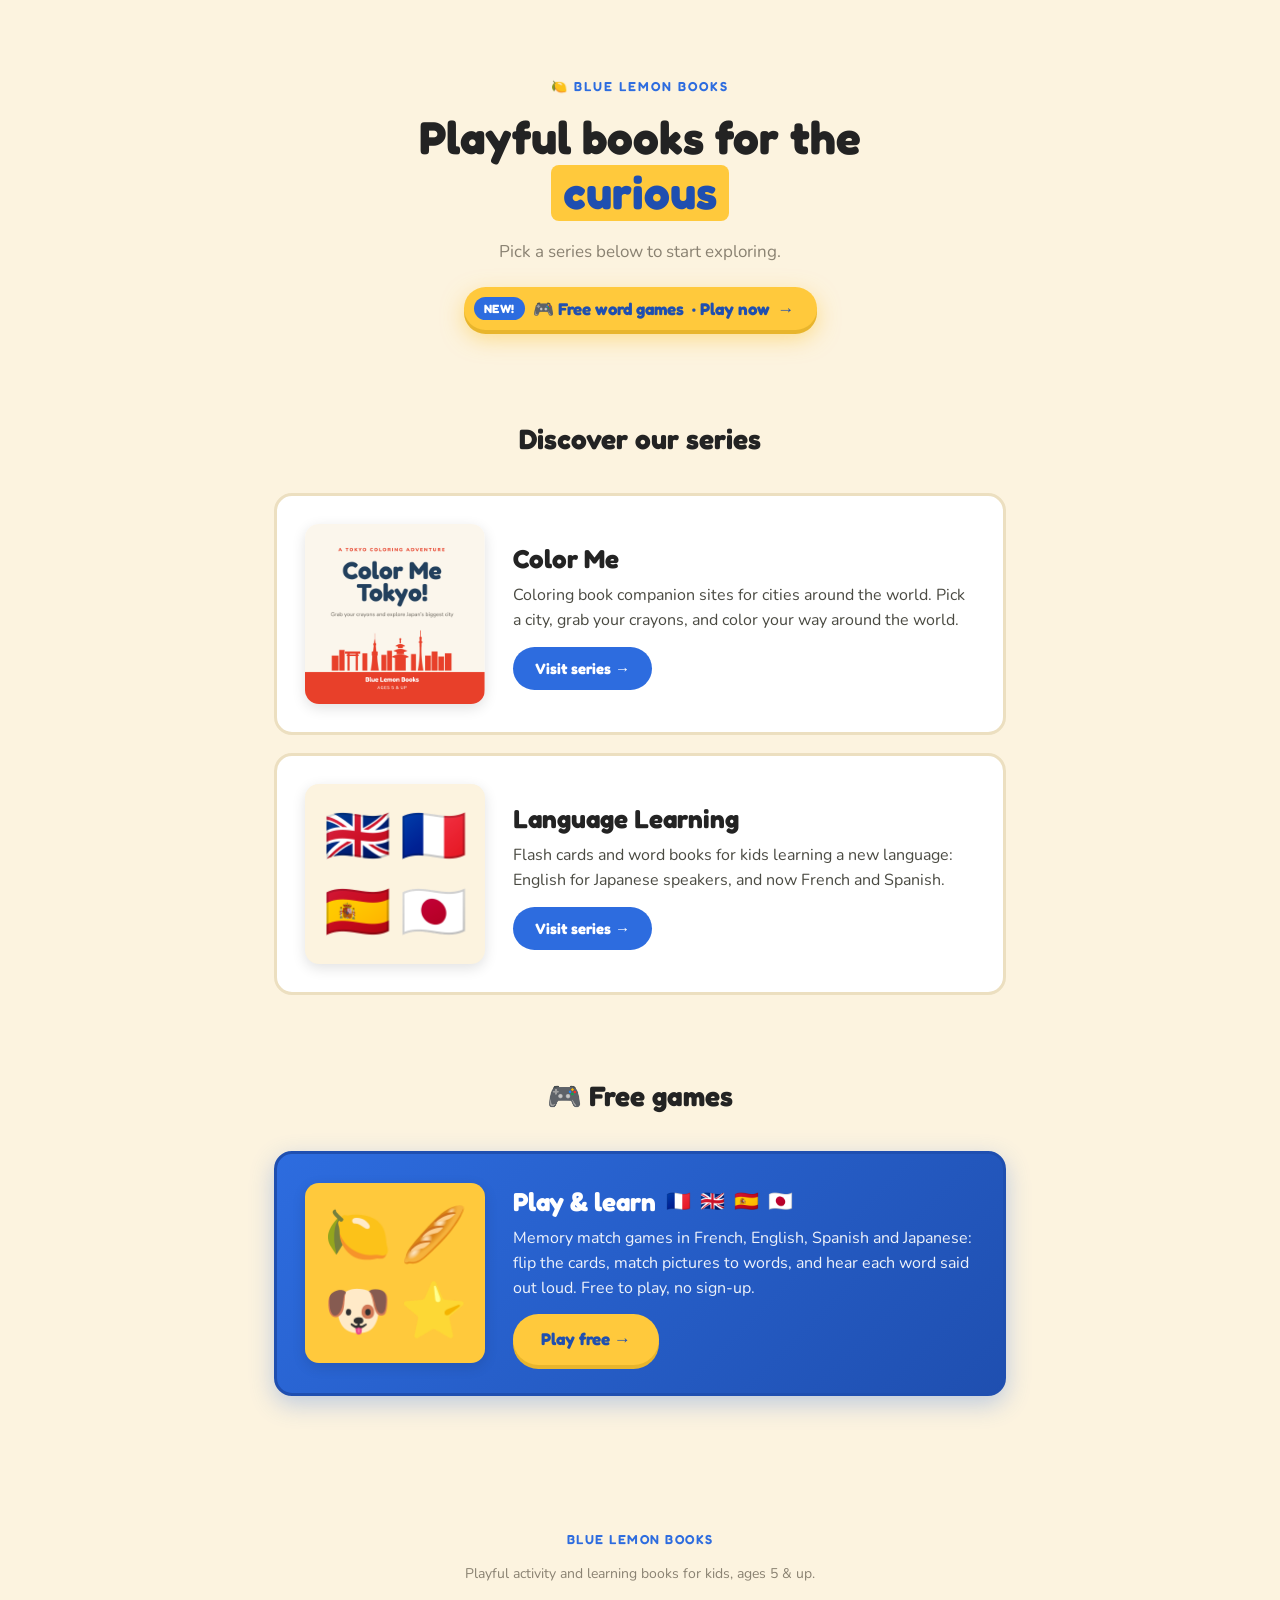
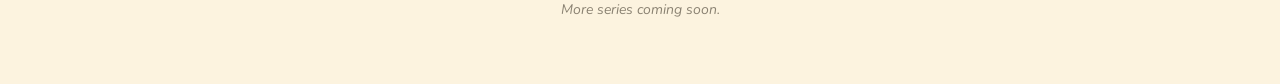
<file: index.html>
<!DOCTYPE html>
<html lang="en">
<head>
<meta charset="UTF-8">
<meta name="viewport" content="width=device-width, initial-scale=1.0">
<title>Blue Lemon Books</title>
<meta name="description" content="Blue Lemon Books: playful activity and learning books for kids, with companion sites for each series.">
<link rel="icon" href="data:image/svg+xml,<svg xmlns=%22http://www.w3.org/2000/svg%22 viewBox=%220 0 100 100%22><text y=%22.9em%22 font-size=%2290%22>🍋</text></svg>">
<link rel="preconnect" href="https://fonts.googleapis.com">
<link rel="preconnect" href="https://fonts.gstatic.com" crossorigin>
<link href="https://fonts.googleapis.com/css2?family=Fredoka:wght@500;600;700&family=Nunito:ital,wght@0,400;0,600;0,700;0,800;1,700&display=swap" rel="stylesheet">
<link rel="stylesheet" href="site-styles.css">
</head>
<body>

<a class="skip-link" href="#main">Skip to content</a>

<header class="home-hero">
  <div class="home-hero-inner">
    <p class="eyebrow">🍋 BLUE LEMON BOOKS</p>
    <h1 class="wordmark">Playful books for the <span class="wordmark-highlight">curious</span></h1>
    <p class="home-hero-sub">Pick a series below to start exploring.</p>
    <a href="games/index.html" class="hero-promo"><span class="hero-promo-new">New!</span> 🎮 Free word games<span class="hero-promo-extra"> · Play now</span> →</a>
  </div>
</header>

<main id="main">
  <section class="section">
    <div class="section-head">
      <h2>Discover our series</h2>
    </div>

    <div class="book-list">
      <div class="book-card book-card-featured">
        <img class="book-cover-image" src="color-me/tokyo/images/cover.png" alt="Color Me Tokyo book cover">
        <div class="book-info">
          <div class="book-info-top">
            <h3>Color Me</h3>
          </div>
          <p>Coloring book companion sites for cities around the world. Pick a city, grab your crayons, and color your way around the world.</p>
          <div class="book-cta-group">
            <a href="color-me/index.html" class="book-cta book-cta-btn">Visit series →</a>
          </div>
        </div>
      </div>

      <div class="book-card book-card-featured">
        <div class="book-cover-emoji" role="img" aria-label="Flags of the UK, France, Spain and Japan">
          <span>🇬🇧</span><span>🇫🇷</span><span>🇪🇸</span><span>🇯🇵</span>
        </div>
        <div class="book-info">
          <div class="book-info-top">
            <h3>Language Learning</h3>
          </div>
          <p>Flash cards and word books for kids learning a new language: English for Japanese speakers, and now French and Spanish.</p>
          <div class="book-cta-group">
            <a href="language-learning/index.html" class="book-cta book-cta-btn">Visit series →</a>
          </div>
        </div>
      </div>
    </div>
  </section>

  <section class="section section-games" id="games">
    <div class="section-head">
      <h2>🎮 Free games</h2>
    </div>

    <div class="book-list">
      <a href="games/index.html" class="book-card book-card-featured book-card-games">
        <div class="book-cover-emoji book-cover-emoji-games" role="img" aria-label="Memory game cards">
          <span>🍋</span><span>🥖</span><span>🐶</span><span>⭐</span>
        </div>
        <div class="book-info">
          <div class="book-info-top">
            <h3>Play &amp; learn</h3>
            <span class="games-flags" aria-label="French, English, Spanish and Japanese">🇫🇷 🇬🇧 🇪🇸 🇯🇵</span>
          </div>
          <p>Memory match games in French, English, Spanish and Japanese: flip the cards, match pictures to words, and hear each word said out loud. Free to play, no sign-up.</p>
          <div class="book-cta-group">
            <span class="book-cta book-cta-btn">Play free →</span>
          </div>
        </div>
      </a>
    </div>
  </section>
</main>

<footer class="site-footer">
  <p class="footer-brand">BLUE LEMON BOOKS</p>
  <p>Playful activity and learning books for kids, ages 5 &amp; up.</p>
  <p class="footer-fine">More series coming soon.</p>
</footer>

</body>
</html>
</file>
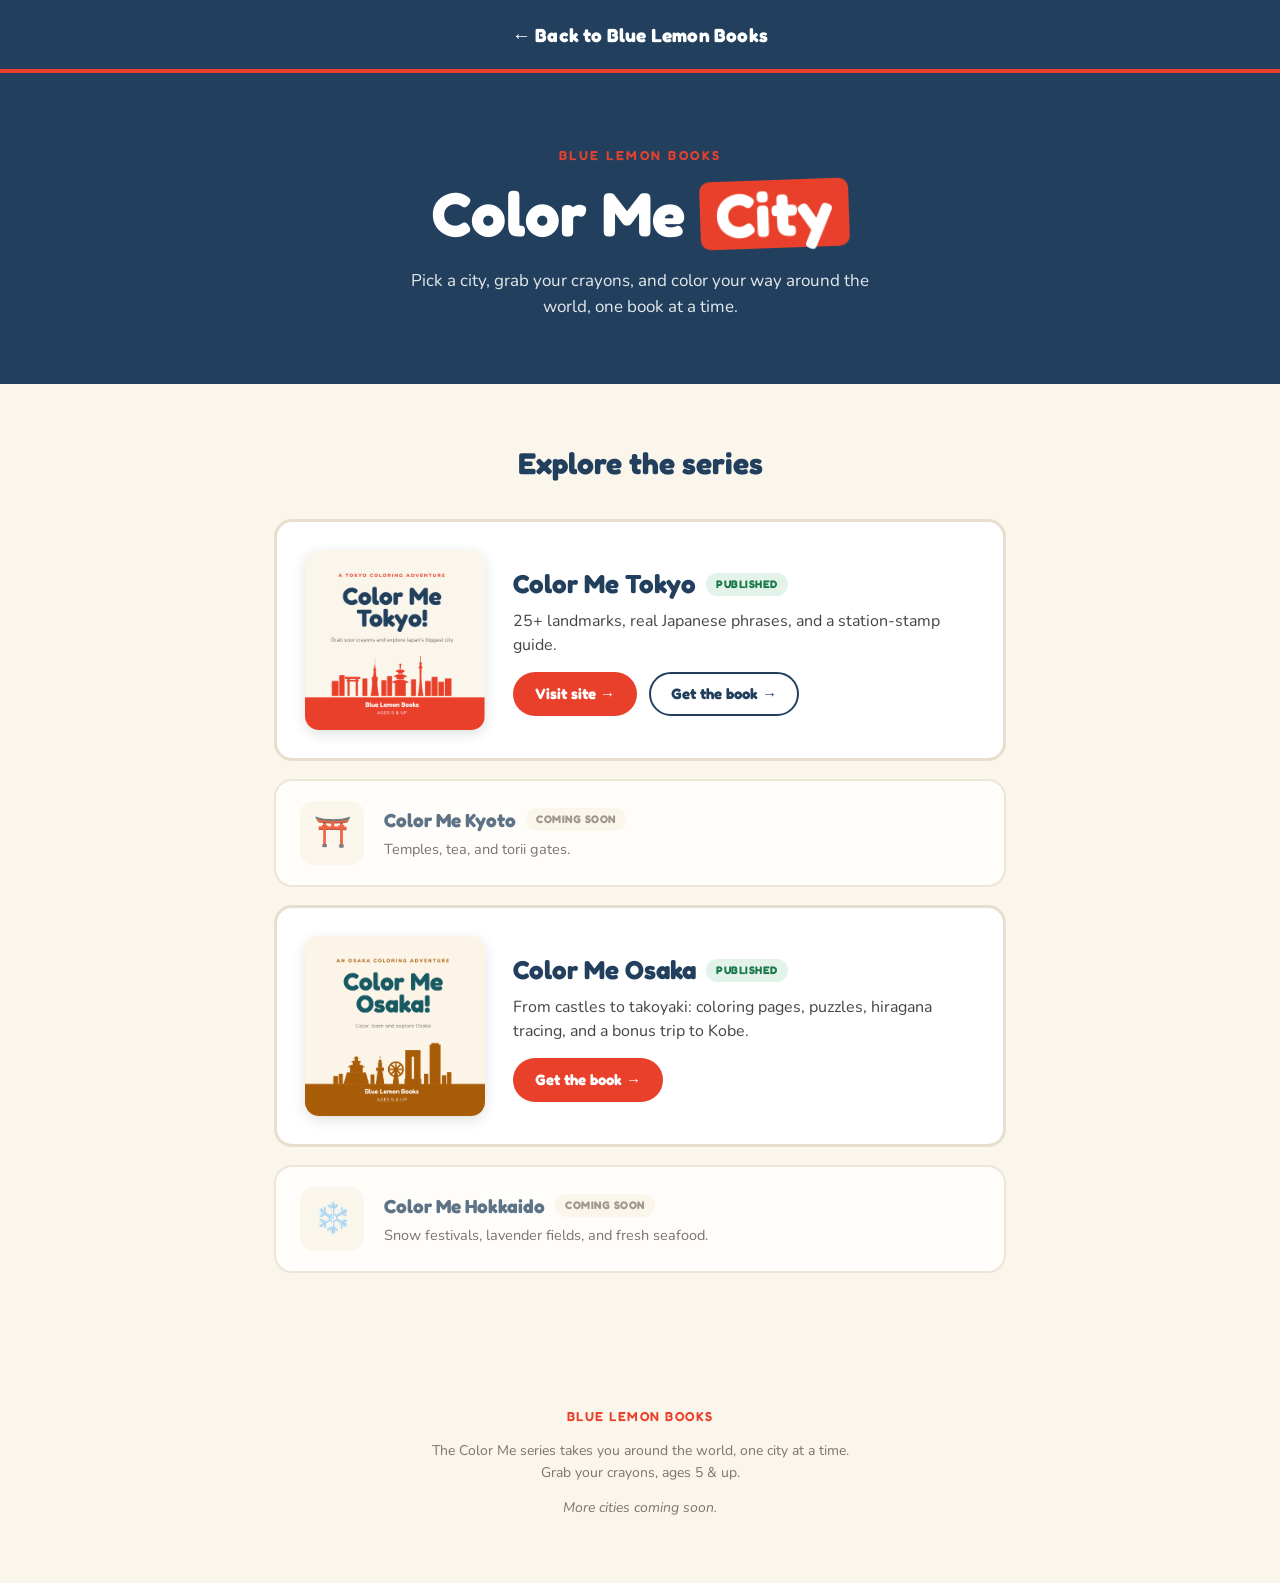
<file: color-me/index.html>
<!DOCTYPE html>
<html lang="en">
<head>
<meta charset="UTF-8">
<meta name="viewport" content="width=device-width, initial-scale=1.0">
<title>Color Me: Blue Lemon Books</title>
<meta name="description" content="The Color Me series by Blue Lemon Books: coloring book companion sites for cities around the world.">
<link rel="icon" href="data:image/svg+xml,<svg xmlns=%22http://www.w3.org/2000/svg%22 viewBox=%220 0 100 100%22><text y=%22.9em%22 font-size=%2290%22>🖍️</text></svg>">
<link rel="preconnect" href="https://fonts.googleapis.com">
<link rel="preconnect" href="https://fonts.gstatic.com" crossorigin>
<link href="https://fonts.googleapis.com/css2?family=Fredoka:wght@500;600;700&family=Nunito:ital,wght@0,400;0,600;0,700;0,800;1,700&display=swap" rel="stylesheet">
<link rel="stylesheet" href="home-styles.css">
</head>
<body>

<a class="skip-link" href="#main">Skip to content</a>

<a href="../index.html" class="series-back-link">← Back to Blue Lemon Books</a>

<header class="home-hero">
  <div class="home-hero-inner">
    <p class="eyebrow">BLUE LEMON BOOKS</p>
    <h1 class="wordmark">Color Me <span class="wordmark-highlight">City</span></h1>
    <p class="home-hero-sub">Pick a city, grab your crayons, and color your way around the world, one book at a time.</p>
  </div>
</header>

<main id="main">
  <section class="section">
    <div class="section-head">
      <h2>Explore the series</h2>
    </div>

    <div class="book-list">
      <div class="book-card book-card-featured">
        <img class="book-cover-image" src="tokyo/images/cover.png" alt="Color Me Tokyo book cover">
        <div class="book-info">
          <div class="book-info-top">
            <h3>Color Me Tokyo</h3>
            <span class="book-status book-status-published">Published</span>
          </div>
          <p>25+ landmarks, real Japanese phrases, and a station-stamp guide.</p>
          <div class="book-cta-group">
            <a href="tokyo/index.html" class="book-cta book-cta-btn">Visit site →</a>
            <a href="https://amzn.to/4ggL0Kr" class="book-cta book-cta-outline" target="_blank" rel="noopener noreferrer">Get the book →</a>
          </div>
        </div>
      </div>

      <div class="book-card book-card-soon">
        <div class="book-cover">⛩️</div>
        <div class="book-info">
          <div class="book-info-top">
            <h3>Color Me Kyoto</h3>
            <span class="book-status book-status-soon">Coming soon</span>
          </div>
          <p>Temples, tea, and torii gates.</p>
        </div>
      </div>

      <div class="book-card book-card-featured">
        <img class="book-cover-image" src="osaka/images/cover.png" alt="Color Me Osaka book cover">
        <div class="book-info">
          <div class="book-info-top">
            <h3>Color Me Osaka</h3>
            <span class="book-status book-status-published">Published</span>
          </div>
          <p>From castles to takoyaki: coloring pages, puzzles, hiragana tracing, and a bonus trip to Kobe.</p>
          <div class="book-cta-group">
            <a href="https://www.amazon.co.jp/dp/B0HJH54MZ3" class="book-cta book-cta-btn" target="_blank" rel="noopener noreferrer">Get the book →</a>
          </div>
        </div>
      </div>

      <div class="book-card book-card-soon">
        <div class="book-cover">❄️</div>
        <div class="book-info">
          <div class="book-info-top">
            <h3>Color Me Hokkaido</h3>
            <span class="book-status book-status-soon">Coming soon</span>
          </div>
          <p>Snow festivals, lavender fields, and fresh seafood.</p>
        </div>
      </div>
    </div>
  </section>
</main>

<footer class="site-footer">
  <p class="footer-brand">BLUE LEMON BOOKS</p>
  <p>The Color Me series takes you around the world, one city at a time.<br>
  Grab your crayons, ages 5 &amp; up.</p>
  <p class="footer-fine">More cities coming soon.</p>
</footer>

</body>
</html>
</file>
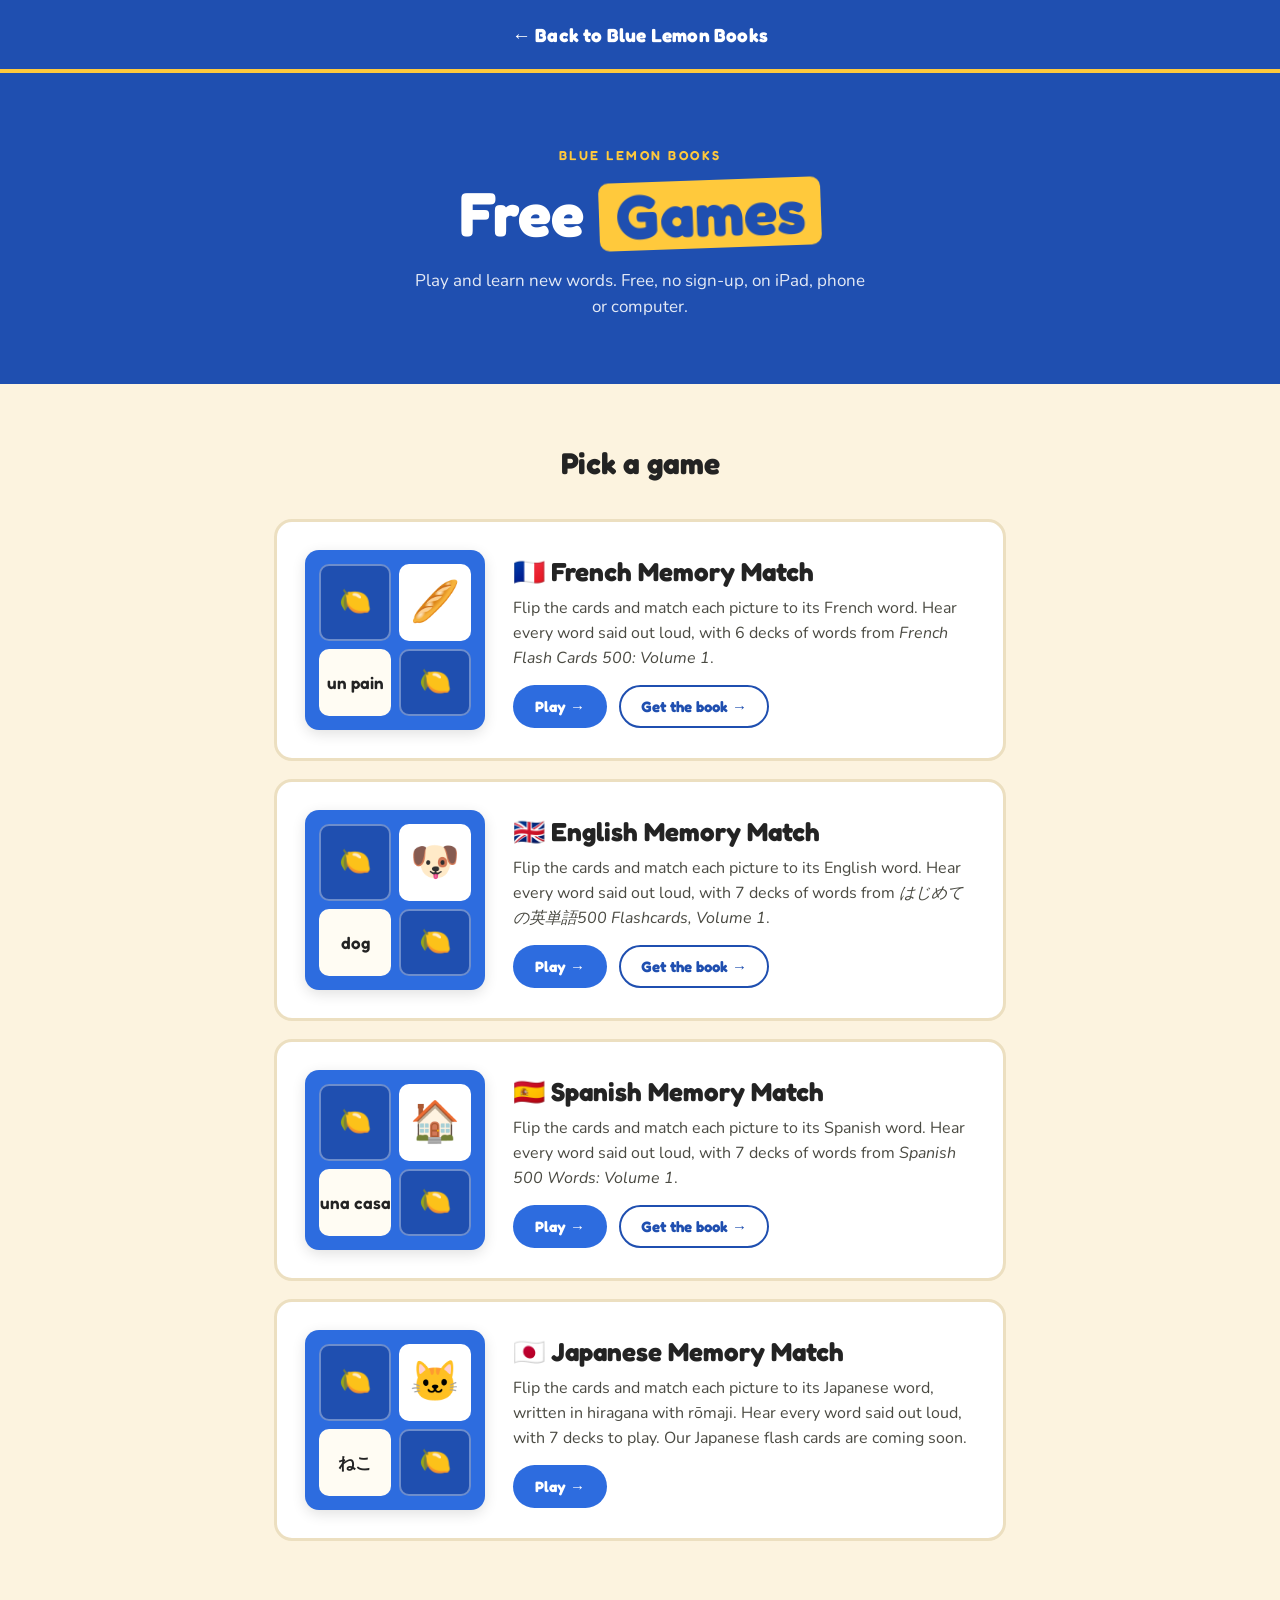
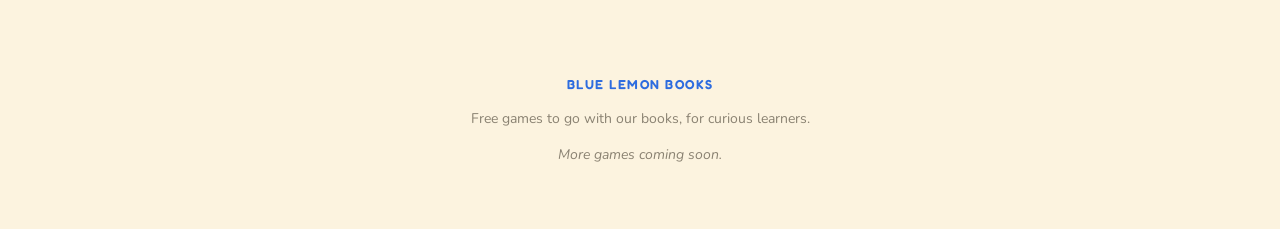
<file: games/index.html>
<!DOCTYPE html>
<html lang="en">
<head>
<meta charset="UTF-8">
<meta name="viewport" content="width=device-width, initial-scale=1.0">
<title>Free Games: Blue Lemon Books</title>
<meta name="description" content="Free word games from Blue Lemon Books: memory match games in French, English, Spanish and Japanese. No sign-up, play on iPad, phone or computer.">
<link rel="icon" href="data:image/svg+xml,<svg xmlns=%22http://www.w3.org/2000/svg%22 viewBox=%220 0 100 100%22><text y=%22.9em%22 font-size=%2290%22>🍋</text></svg>">
<link rel="preconnect" href="https://fonts.googleapis.com">
<link rel="preconnect" href="https://fonts.gstatic.com" crossorigin>
<link href="https://fonts.googleapis.com/css2?family=Fredoka:wght@500;600;700&family=Nunito:ital,wght@0,400;0,600;0,700;0,800;1,700&display=swap" rel="stylesheet">
<link rel="stylesheet" href="styles.css">
</head>
<body>

<a class="skip-link" href="#main">Skip to content</a>

<a href="../index.html" class="series-back-link">← Back to Blue Lemon Books</a>

<header class="home-hero">
  <div class="home-hero-inner">
    <p class="eyebrow">BLUE LEMON BOOKS</p>
    <h1 class="wordmark">Free <span class="wordmark-highlight">Games</span></h1>
    <p class="home-hero-sub">Play and learn new words. Free, no sign-up, on iPad, phone or computer.</p>
  </div>
</header>

<main id="main">
  <section class="section">
    <div class="section-head">
      <h2>Pick a game</h2>
    </div>

    <div class="book-list">
      <div class="book-card book-card-featured">
        <div class="game-tile" aria-hidden="true">
          <span class="tile-back">🍋</span><span>🥖</span><span class="tile-word" lang="fr">un pain</span><span class="tile-back">🍋</span>
        </div>
        <div class="book-info">
          <div class="book-info-top">
            <h3>🇫🇷 French Memory Match</h3>
          </div>
          <p>Flip the cards and match each picture to its French word. Hear every word said out loud, with 6 decks of words from <em>French Flash Cards 500: Volume 1</em>.</p>
          <div class="book-cta-group">
            <a href="../language-learning/french-memory/index.html" class="book-cta book-cta-btn">Play →</a>
            <a href="https://link.amazon/B03MTE1NV" class="book-cta book-cta-outline" target="_blank" rel="noopener noreferrer">Get the book →</a>
          </div>
        </div>
      </div>

      <div class="book-card book-card-featured">
        <div class="game-tile" aria-hidden="true">
          <span class="tile-back">🍋</span><span>🐶</span><span class="tile-word">dog</span><span class="tile-back">🍋</span>
        </div>
        <div class="book-info">
          <div class="book-info-top">
            <h3>🇬🇧 English Memory Match</h3>
          </div>
          <p>Flip the cards and match each picture to its English word. Hear every word said out loud, with 7 decks of words from <em>はじめての英単語500 Flashcards, Volume 1</em>.</p>
          <div class="book-cta-group">
            <a href="../language-learning/english-memory/index.html" class="book-cta book-cta-btn">Play →</a>
            <a href="https://amzn.to/4g553fX" class="book-cta book-cta-outline" target="_blank" rel="noopener noreferrer">Get the book →</a>
          </div>
        </div>
      </div>

      <div class="book-card book-card-featured">
        <div class="game-tile" aria-hidden="true">
          <span class="tile-back">🍋</span><span>🏠</span><span class="tile-word" lang="es">una casa</span><span class="tile-back">🍋</span>
        </div>
        <div class="book-info">
          <div class="book-info-top">
            <h3>🇪🇸 Spanish Memory Match</h3>
          </div>
          <p>Flip the cards and match each picture to its Spanish word. Hear every word said out loud, with 7 decks of words from <em>Spanish 500 Words: Volume 1</em>.</p>
          <div class="book-cta-group">
            <a href="../language-learning/spanish-memory/index.html" class="book-cta book-cta-btn">Play →</a>
            <a href="https://link.amazon/B06p3Xz9Y" class="book-cta book-cta-outline" target="_blank" rel="noopener noreferrer">Get the book →</a>
          </div>
        </div>
      </div>

      <div class="book-card book-card-featured">
        <div class="game-tile" aria-hidden="true">
          <span class="tile-back">🍋</span><span>🐱</span><span class="tile-word" lang="ja">ねこ</span><span class="tile-back">🍋</span>
        </div>
        <div class="book-info">
          <div class="book-info-top">
            <h3>🇯🇵 Japanese Memory Match</h3>
          </div>
          <p>Flip the cards and match each picture to its Japanese word, written in hiragana with rōmaji. Hear every word said out loud, with 7 decks to play. Our Japanese flash cards are coming soon.</p>
          <div class="book-cta-group">
            <a href="../language-learning/japanese-memory/index.html" class="book-cta book-cta-btn">Play →</a>
          </div>
        </div>
      </div>
    </div>
  </section>
</main>

<footer class="site-footer">
  <p class="footer-brand">BLUE LEMON BOOKS</p>
  <p>Free games to go with our books, for curious learners.</p>
  <p class="footer-fine">More games coming soon.</p>
</footer>

</body>
</html>
</file>
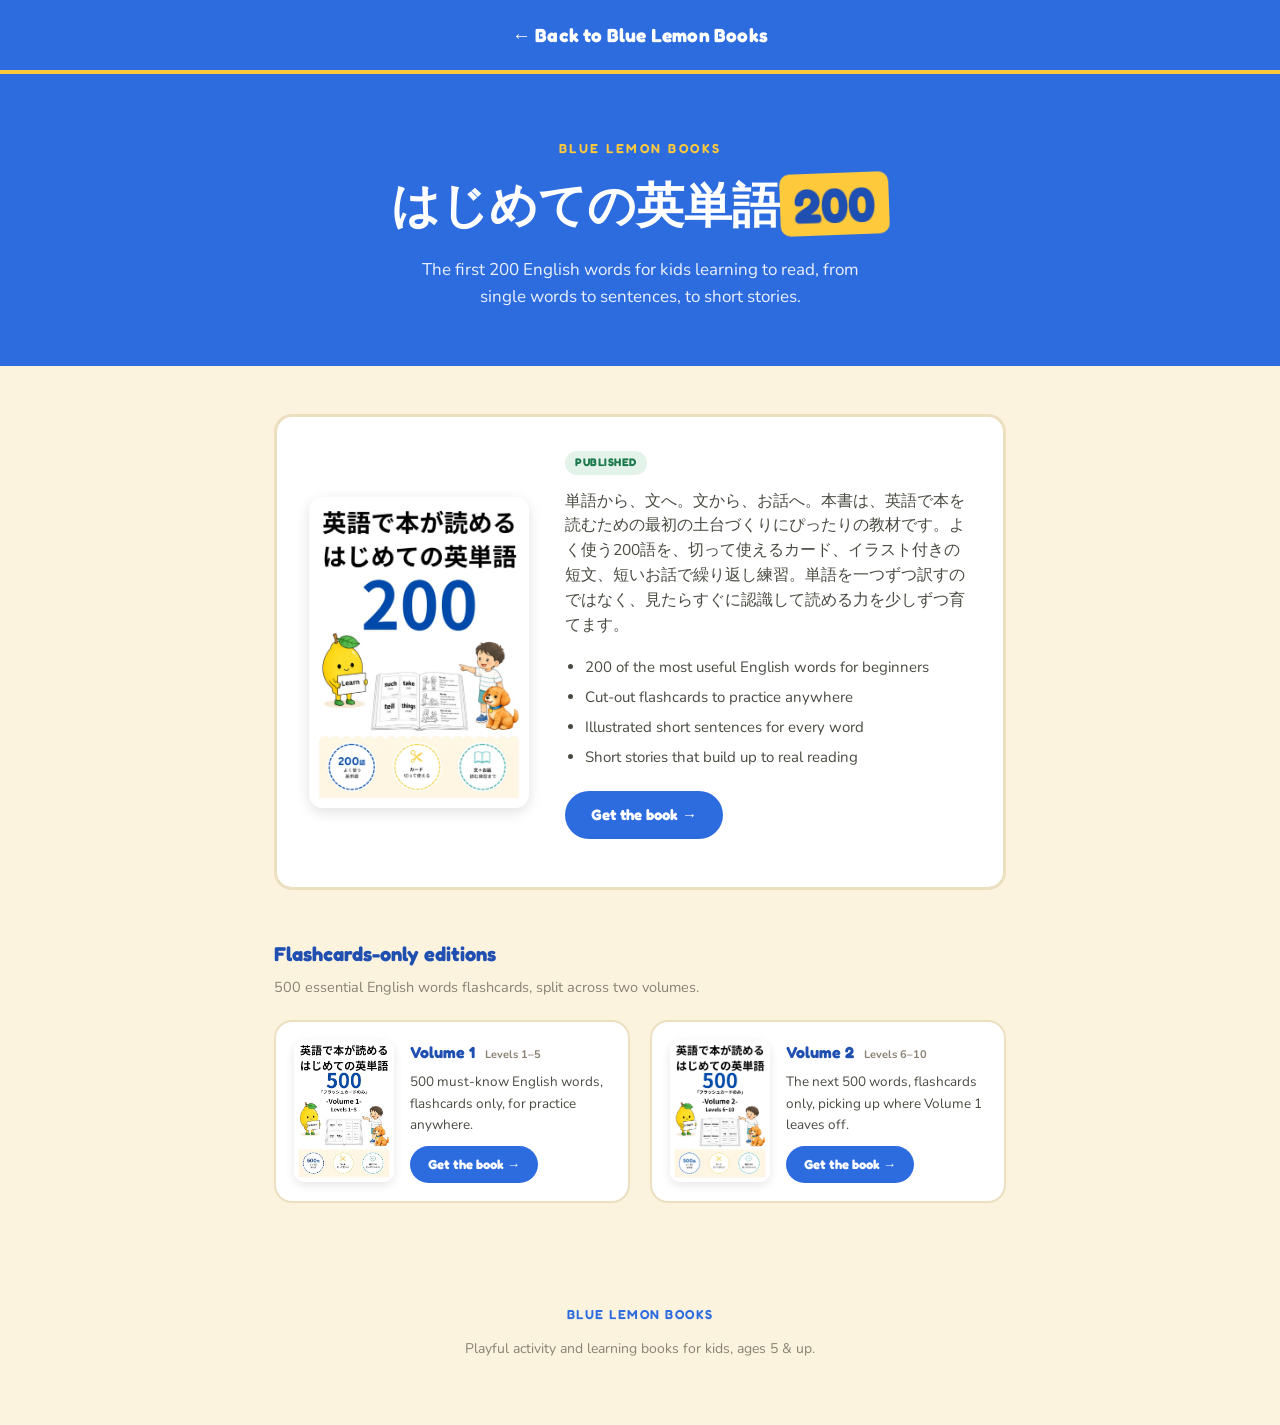
<file: hajimeteeigo/index.html>
<!DOCTYPE html>
<html lang="en">
<head>
<meta charset="UTF-8">
<meta name="viewport" content="width=device-width, initial-scale=1.0">
<title>はじめての英単語200: Blue Lemon Books</title>
<meta name="description" content="はじめての英単語200: the first 200 English words for kids learning to read, from Blue Lemon Books.">
<link rel="icon" href="data:image/svg+xml,<svg xmlns=%22http://www.w3.org/2000/svg%22 viewBox=%220 0 100 100%22><text y=%22.9em%22 font-size=%2290%22>🍋</text></svg>">
<link rel="preconnect" href="https://fonts.googleapis.com">
<link rel="preconnect" href="https://fonts.gstatic.com" crossorigin>
<link href="https://fonts.googleapis.com/css2?family=Fredoka:wght@500;600;700&family=Nunito:ital,wght@0,400;0,600;0,700;0,800;1,700&display=swap" rel="stylesheet">
<link rel="stylesheet" href="styles.css">
</head>
<body>

<a class="skip-link" href="#main">Skip to content</a>

<a href="../index.html" class="series-back-link">← Back to Blue Lemon Books</a>

<header class="hero">
  <div class="hero-inner">
    <p class="eyebrow">BLUE LEMON BOOKS</p>
    <h1 class="wordmark">はじめての英単語<span class="wordmark-highlight">200</span></h1>
    <p class="hero-sub">The first 200 English words for kids learning to read, from single words to sentences, to short stories.</p>
  </div>
</header>

<main id="main">
  <section class="section">
    <div class="book-detail">
      <img class="cover-image" src="images/cover.jpg" alt="はじめての英単語200 book cover">

      <div class="book-copy">
        <span class="status-badge">Published</span>
        <p>単語から、文へ。文から、お話へ。本書は、英語で本を読むための最初の土台づくりにぴったりの教材です。よく使う200語を、切って使えるカード、イラスト付きの短文、短いお話で繰り返し練習。単語を一つずつ訳すのではなく、見たらすぐに認識して読める力を少しずつ育てます。</p>

        <ul class="feature-list">
          <li>200 of the most useful English words for beginners</li>
          <li>Cut-out flashcards to practice anywhere</li>
          <li>Illustrated short sentences for every word</li>
          <li>Short stories that build up to real reading</li>
        </ul>

        <div class="cta-group">
          <a href="https://amzn.to/4x43wgg" class="cta-btn cta-btn-primary" target="_blank" rel="noopener noreferrer">Get the book →</a>
        </div>
      </div>
    </div>

    <div class="flashcards-block">
      <h2 class="flashcards-heading">Flashcards-only editions</h2>
      <p class="flashcards-sub">500 essential English words flashcards, split across two volumes.</p>

      <div class="flashcard-grid">
        <div class="flashcard-card">
          <img class="flashcard-cover" src="images/flashcards-vol1.jpg" alt="はじめての英単語500 フラッシュカードのみ Volume 1 cover">
          <div class="flashcard-info">
            <h3>Volume 1 <span class="level-tag">Levels 1–5</span></h3>
            <p>500 must-know English words, flashcards only, for practice anywhere.</p>
            <a href="https://amzn.to/4g553fX" class="cta-btn cta-btn-primary" target="_blank" rel="noopener noreferrer">Get the book →</a>
          </div>
        </div>

        <div class="flashcard-card">
          <img class="flashcard-cover" src="images/flashcards-vol2.jpg" alt="はじめての英単語500 フラッシュカードのみ Volume 2 cover">
          <div class="flashcard-info">
            <h3>Volume 2 <span class="level-tag">Levels 6–10</span></h3>
            <p>The next 500 words, flashcards only, picking up where Volume 1 leaves off.</p>
            <a href="https://amzn.to/3ScU3nF" class="cta-btn cta-btn-primary" target="_blank" rel="noopener noreferrer">Get the book →</a>
          </div>
        </div>
      </div>
    </div>
  </section>
</main>

<footer class="site-footer">
  <p class="footer-brand">BLUE LEMON BOOKS</p>
  <p>Playful activity and learning books for kids, ages 5 &amp; up.</p>
</footer>

</body>
</html>
</file>
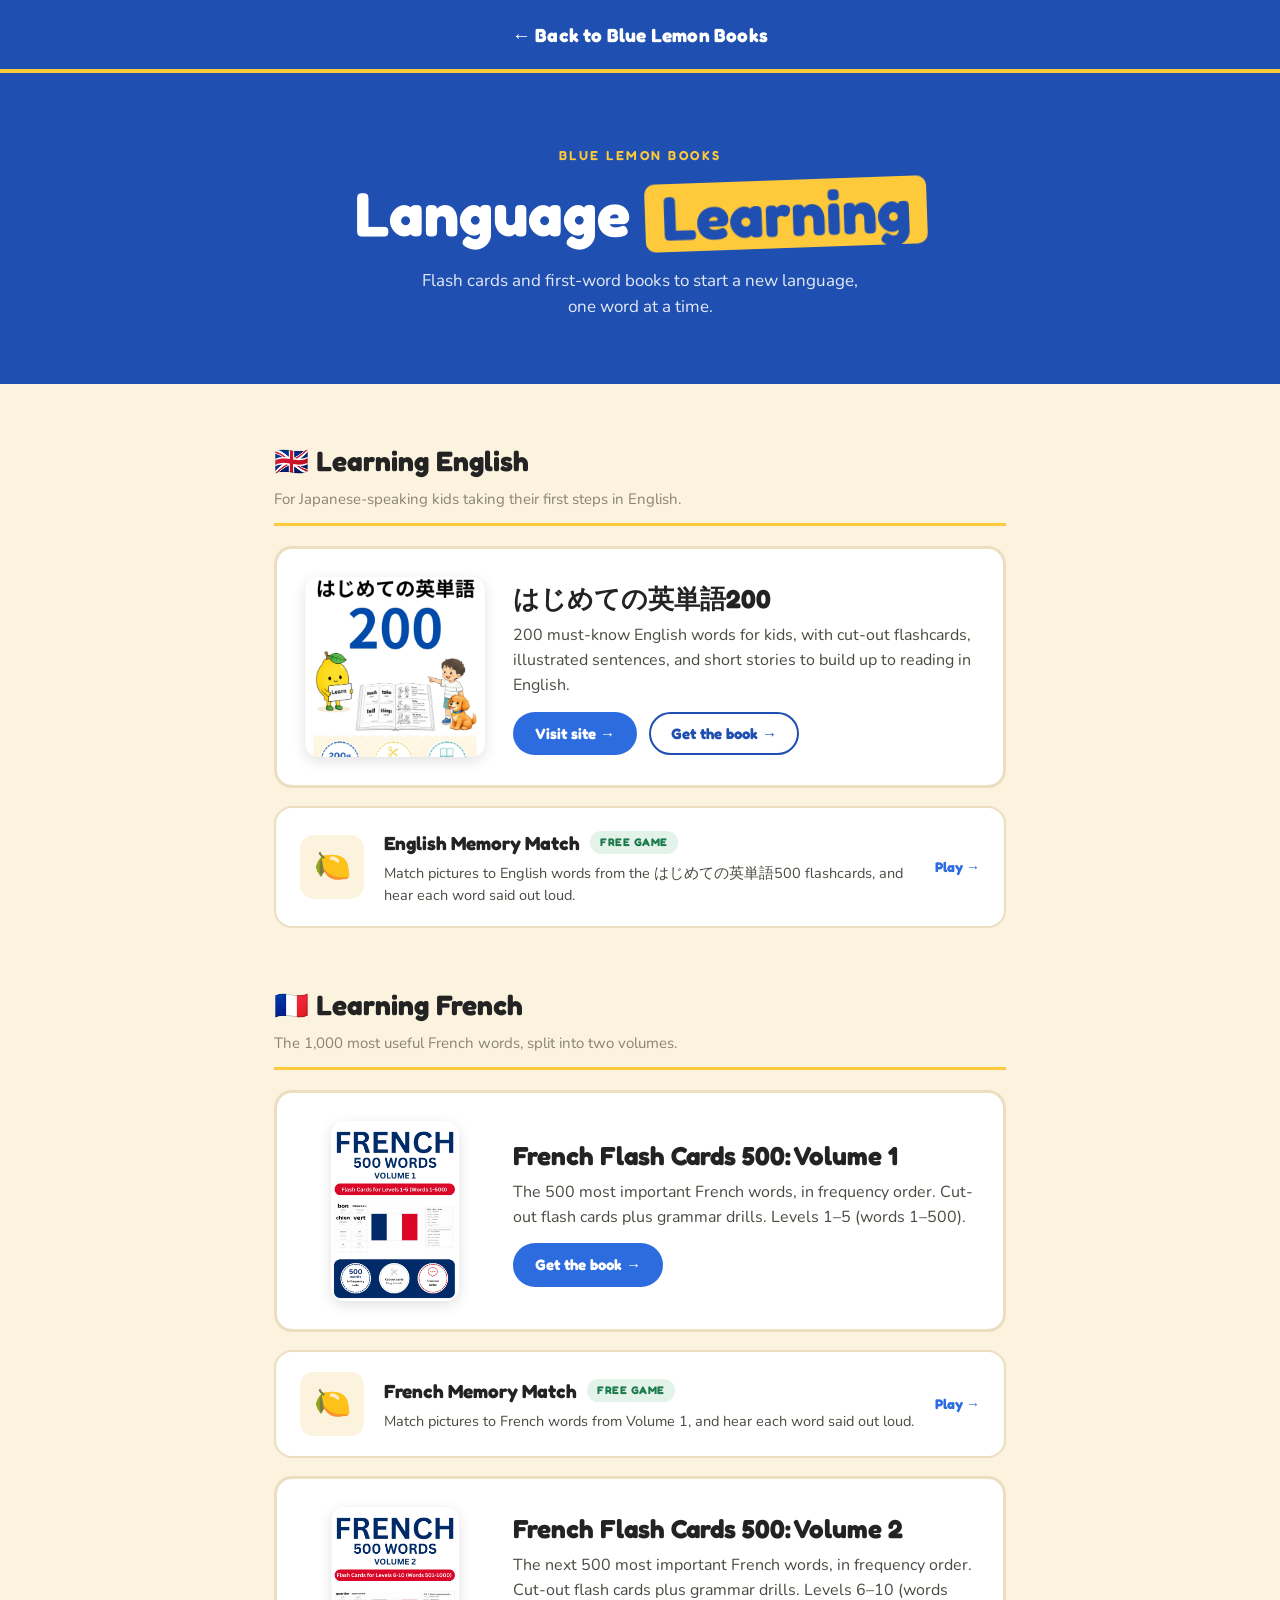
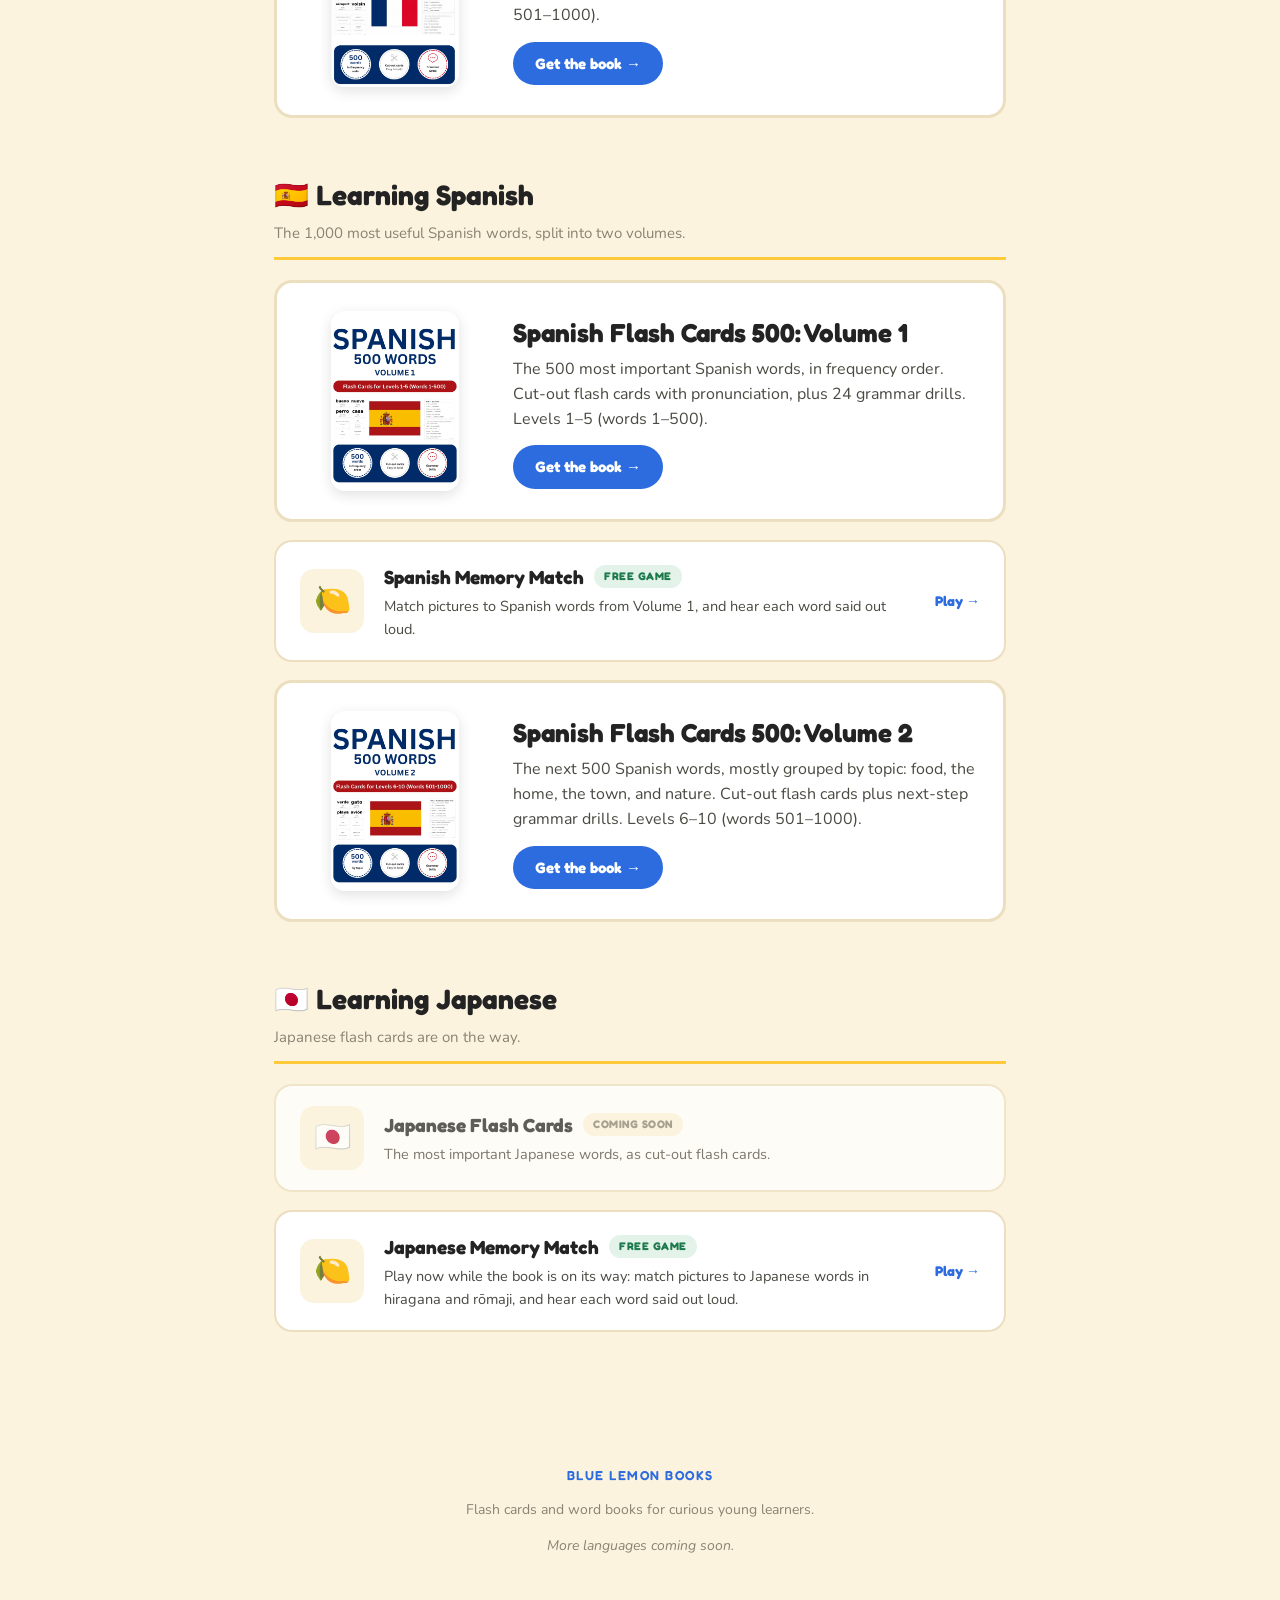
<file: language-learning/index.html>
<!DOCTYPE html>
<html lang="en">
<head>
<meta charset="UTF-8">
<meta name="viewport" content="width=device-width, initial-scale=1.0">
<title>Language Learning: Blue Lemon Books</title>
<meta name="description" content="Language learning books by Blue Lemon Books: flash cards and first-word books for English and French.">
<link rel="icon" href="data:image/svg+xml,<svg xmlns=%22http://www.w3.org/2000/svg%22 viewBox=%220 0 100 100%22><text y=%22.9em%22 font-size=%2290%22>🍋</text></svg>">
<link rel="preconnect" href="https://fonts.googleapis.com">
<link rel="preconnect" href="https://fonts.gstatic.com" crossorigin>
<link href="https://fonts.googleapis.com/css2?family=Fredoka:wght@500;600;700&family=Nunito:ital,wght@0,400;0,600;0,700;0,800;1,700&display=swap" rel="stylesheet">
<link rel="stylesheet" href="styles.css">
</head>
<body>

<a class="skip-link" href="#main">Skip to content</a>

<a href="../index.html" class="series-back-link">← Back to Blue Lemon Books</a>

<header class="home-hero">
  <div class="home-hero-inner">
    <p class="eyebrow">BLUE LEMON BOOKS</p>
    <h1 class="wordmark">Language <span class="wordmark-highlight">Learning</span></h1>
    <p class="home-hero-sub">Flash cards and first-word books to start a new language, one word at a time.</p>
  </div>
</header>

<main id="main">
  <section class="section">
    <div class="language-group">
      <div class="language-group-head">
        <h2>🇬🇧 Learning English</h2>
        <p>For Japanese-speaking kids taking their first steps in English.</p>
      </div>

      <div class="book-list">
        <div class="book-card book-card-featured">
          <img class="book-cover-image" src="../hajimeteeigo/images/cover.jpg" alt="はじめての英単語200 book cover">
          <div class="book-info">
            <div class="book-info-top">
              <h3>はじめての英単語200</h3>
            </div>
            <p>200 must-know English words for kids, with cut-out flashcards, illustrated sentences, and short stories to build up to reading in English.</p>
            <div class="book-cta-group">
              <a href="../hajimeteeigo/index.html" class="book-cta book-cta-btn">Visit site →</a>
              <a href="https://amzn.to/4x43wgg" class="book-cta book-cta-outline" target="_blank" rel="noopener noreferrer">Get the book →</a>
            </div>
          </div>
        </div>

        <a href="english-memory/index.html" class="book-card">
          <div class="book-cover" aria-hidden="true">🍋</div>
          <div class="book-info">
            <div class="book-info-top">
              <h3>English Memory Match</h3>
              <span class="book-status book-status-published">Free game</span>
            </div>
            <p>Match pictures to English words from the はじめての英単語500 flashcards, and hear each word said out loud.</p>
          </div>
          <span class="book-cta">Play →</span>
        </a>
      </div>
    </div>

    <div class="language-group">
      <div class="language-group-head">
        <h2>🇫🇷 Learning French</h2>
        <p>The 1,000 most useful French words, split into two volumes.</p>
      </div>

      <div class="book-list">
        <div class="book-card book-card-featured">
          <img class="book-cover-image book-cover-portrait" src="images/french-vol1.jpg" alt="French 500 Words Volume 1 book cover">
          <div class="book-info">
            <div class="book-info-top">
              <h3>French Flash Cards 500: Volume 1</h3>
            </div>
            <p>The 500 most important French words, in frequency order. Cut-out flash cards plus grammar drills. Levels 1–5 (words 1–500).</p>
            <div class="book-cta-group">
              <a href="https://link.amazon/B03MTE1NV" class="book-cta book-cta-btn" target="_blank" rel="noopener noreferrer">Get the book →</a>
            </div>
          </div>
        </div>

        <a href="french-memory/index.html" class="book-card">
          <div class="book-cover" aria-hidden="true">🍋</div>
          <div class="book-info">
            <div class="book-info-top">
              <h3>French Memory Match</h3>
              <span class="book-status book-status-published">Free game</span>
            </div>
            <p>Match pictures to French words from Volume 1, and hear each word said out loud.</p>
          </div>
          <span class="book-cta">Play →</span>
        </a>

        <div class="book-card book-card-featured">
          <img class="book-cover-image book-cover-portrait" src="images/french-vol2.jpg" alt="French 500 Words Volume 2 book cover">
          <div class="book-info">
            <div class="book-info-top">
              <h3>French Flash Cards 500: Volume 2</h3>
            </div>
            <p>The next 500 most important French words, in frequency order. Cut-out flash cards plus grammar drills. Levels 6–10 (words 501–1000).</p>
            <div class="book-cta-group">
              <a href="https://link.amazon/B0gVag2rG" class="book-cta book-cta-btn" target="_blank" rel="noopener noreferrer">Get the book →</a>
            </div>
          </div>
        </div>
      </div>
    </div>

    <div class="language-group">
      <div class="language-group-head">
        <h2>🇪🇸 Learning Spanish</h2>
        <p>The 1,000 most useful Spanish words, split into two volumes.</p>
      </div>

      <div class="book-list">
        <div class="book-card book-card-featured">
          <img class="book-cover-image book-cover-portrait" src="images/spanish-vol1.jpg" alt="Spanish 500 Words Volume 1 book cover">
          <div class="book-info">
            <div class="book-info-top">
              <h3>Spanish Flash Cards 500: Volume 1</h3>
            </div>
            <p>The 500 most important Spanish words, in frequency order. Cut-out flash cards with pronunciation, plus 24 grammar drills. Levels 1–5 (words 1–500).</p>
            <div class="book-cta-group">
              <a href="https://link.amazon/B06p3Xz9Y" class="book-cta book-cta-btn" target="_blank" rel="noopener noreferrer">Get the book →</a>
            </div>
          </div>
        </div>

        <a href="spanish-memory/index.html" class="book-card">
          <div class="book-cover" aria-hidden="true">🍋</div>
          <div class="book-info">
            <div class="book-info-top">
              <h3>Spanish Memory Match</h3>
              <span class="book-status book-status-published">Free game</span>
            </div>
            <p>Match pictures to Spanish words from Volume 1, and hear each word said out loud.</p>
          </div>
          <span class="book-cta">Play →</span>
        </a>

        <div class="book-card book-card-featured">
          <img class="book-cover-image book-cover-portrait" src="images/spanish-vol2.jpg" alt="Spanish 500 Words Volume 2 book cover">
          <div class="book-info">
            <div class="book-info-top">
              <h3>Spanish Flash Cards 500: Volume 2</h3>
            </div>
            <p>The next 500 Spanish words, mostly grouped by topic: food, the home, the town, and nature. Cut-out flash cards plus next-step grammar drills. Levels 6–10 (words 501–1000).</p>
            <div class="book-cta-group">
              <a href="https://link.amazon/B0dv7zXAv" class="book-cta book-cta-btn" target="_blank" rel="noopener noreferrer">Get the book →</a>
            </div>
          </div>
        </div>
      </div>
    </div>

    <div class="language-group">
      <div class="language-group-head">
        <h2>🇯🇵 Learning Japanese</h2>
        <p>Japanese flash cards are on the way.</p>
      </div>

      <div class="book-list">
        <div class="book-card book-card-soon">
          <div class="book-cover">🇯🇵</div>
          <div class="book-info">
            <div class="book-info-top">
              <h3>Japanese Flash Cards</h3>
              <span class="book-status book-status-soon">Coming soon</span>
            </div>
            <p>The most important Japanese words, as cut-out flash cards.</p>
          </div>
        </div>

        <a href="japanese-memory/index.html" class="book-card">
          <div class="book-cover" aria-hidden="true">🍋</div>
          <div class="book-info">
            <div class="book-info-top">
              <h3>Japanese Memory Match</h3>
              <span class="book-status book-status-published">Free game</span>
            </div>
            <p>Play now while the book is on its way: match pictures to Japanese words in hiragana and rōmaji, and hear each word said out loud.</p>
          </div>
          <span class="book-cta">Play →</span>
        </a>
      </div>
    </div>
  </section>
</main>

<footer class="site-footer">
  <p class="footer-brand">BLUE LEMON BOOKS</p>
  <p>Flash cards and word books for curious young learners.</p>
  <p class="footer-fine">More languages coming soon.</p>
</footer>

</body>
</html>
</file>
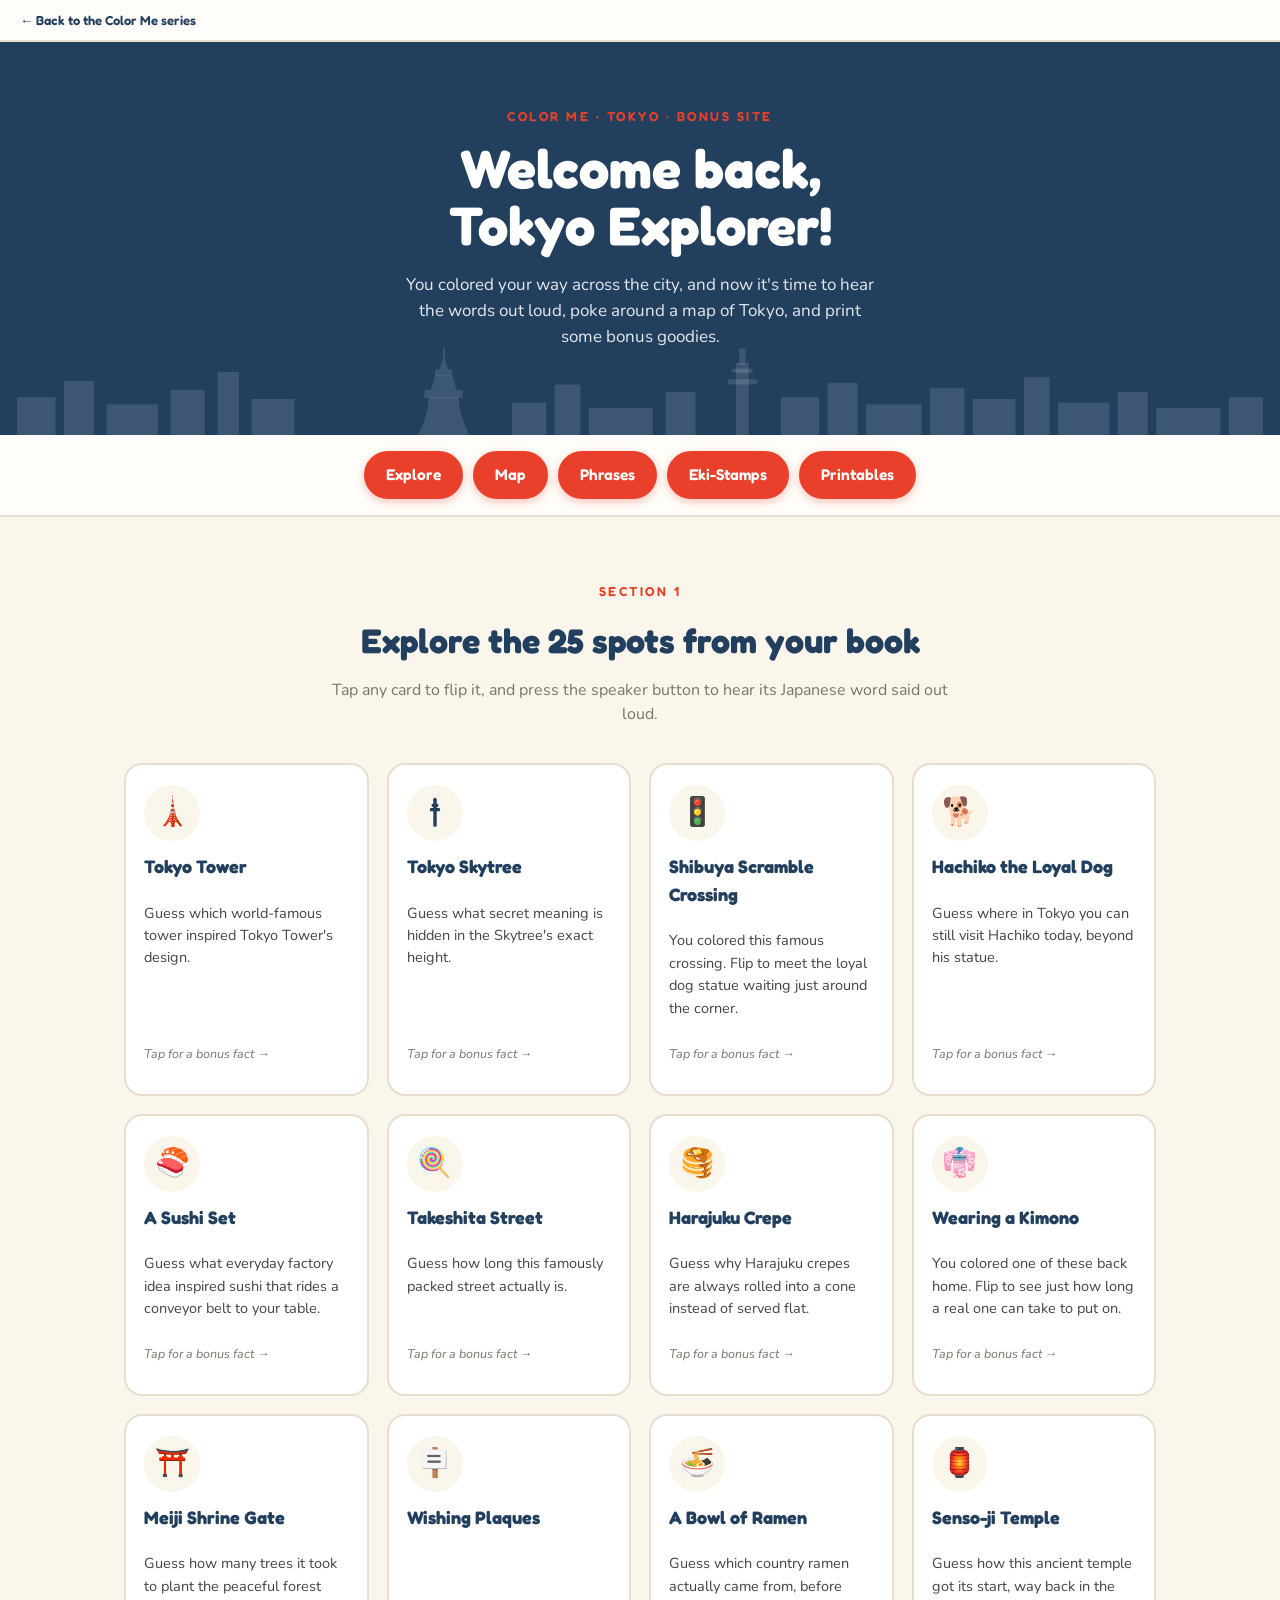
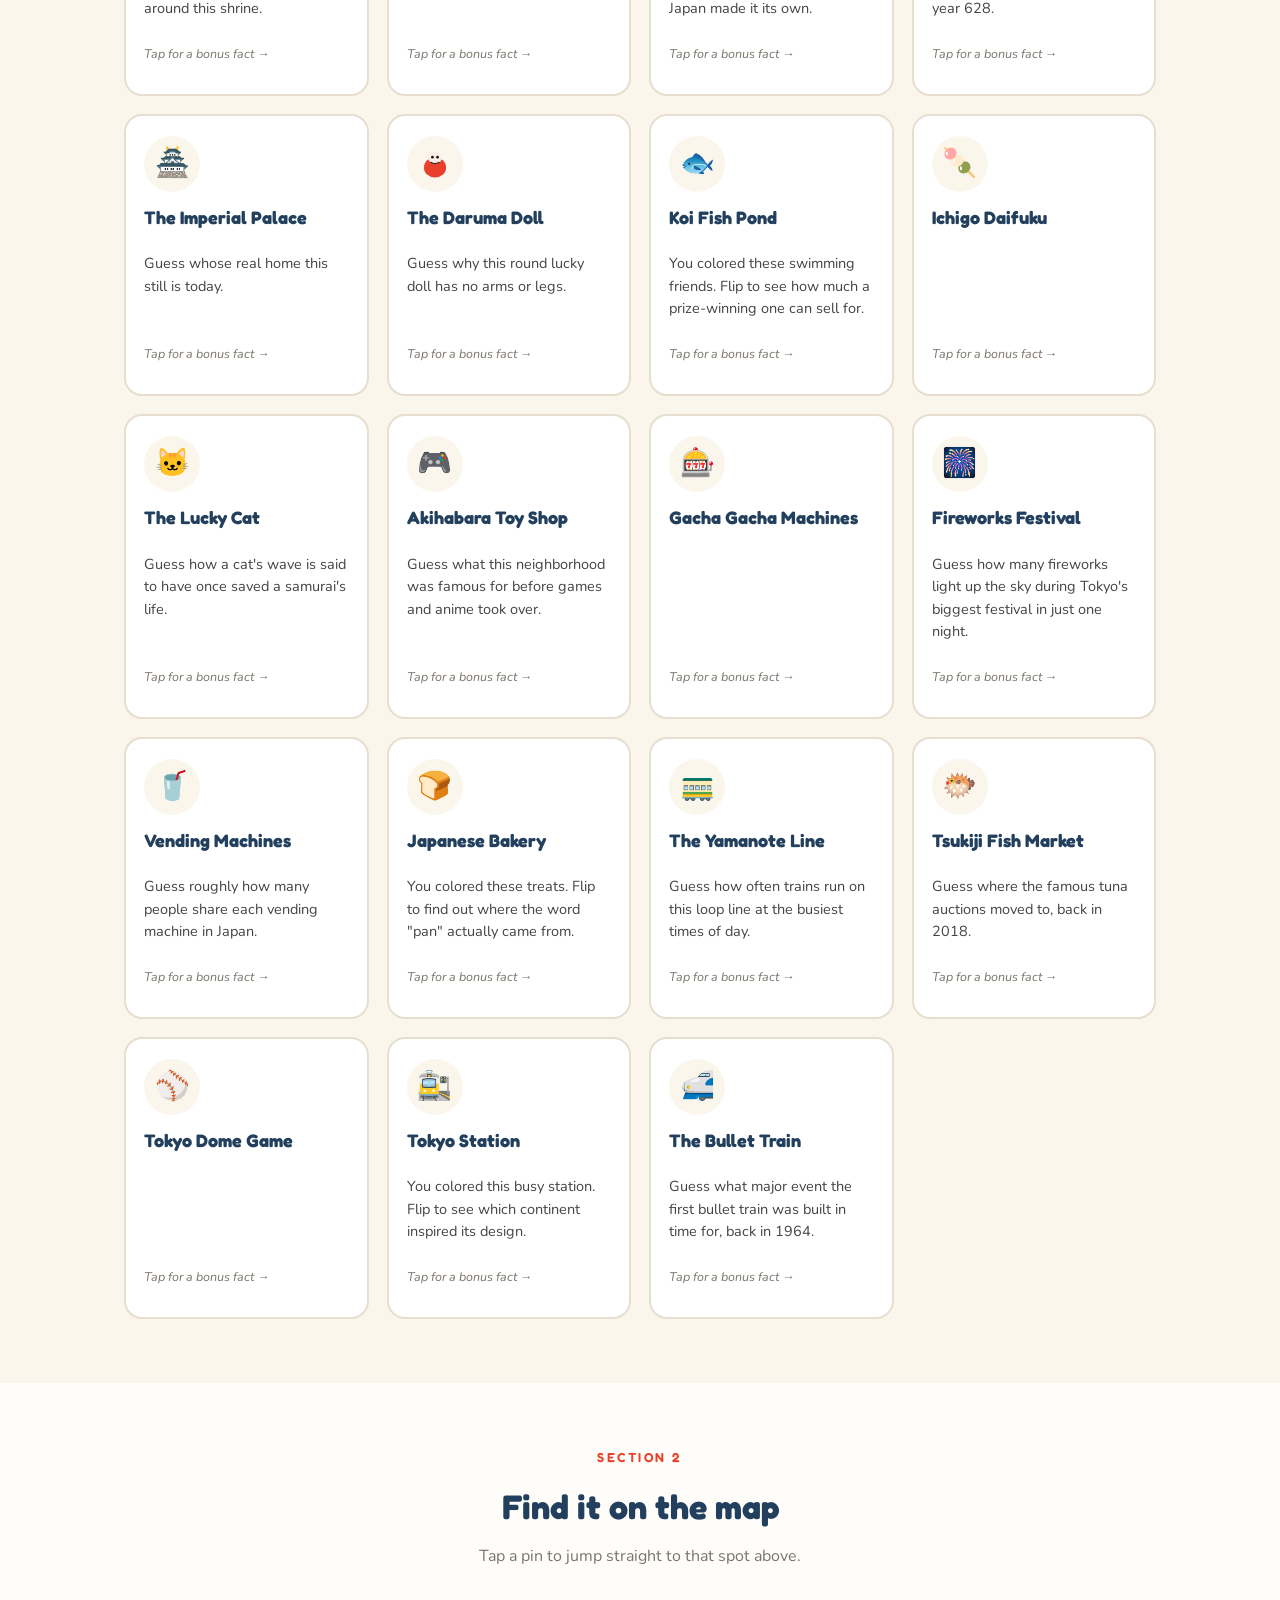
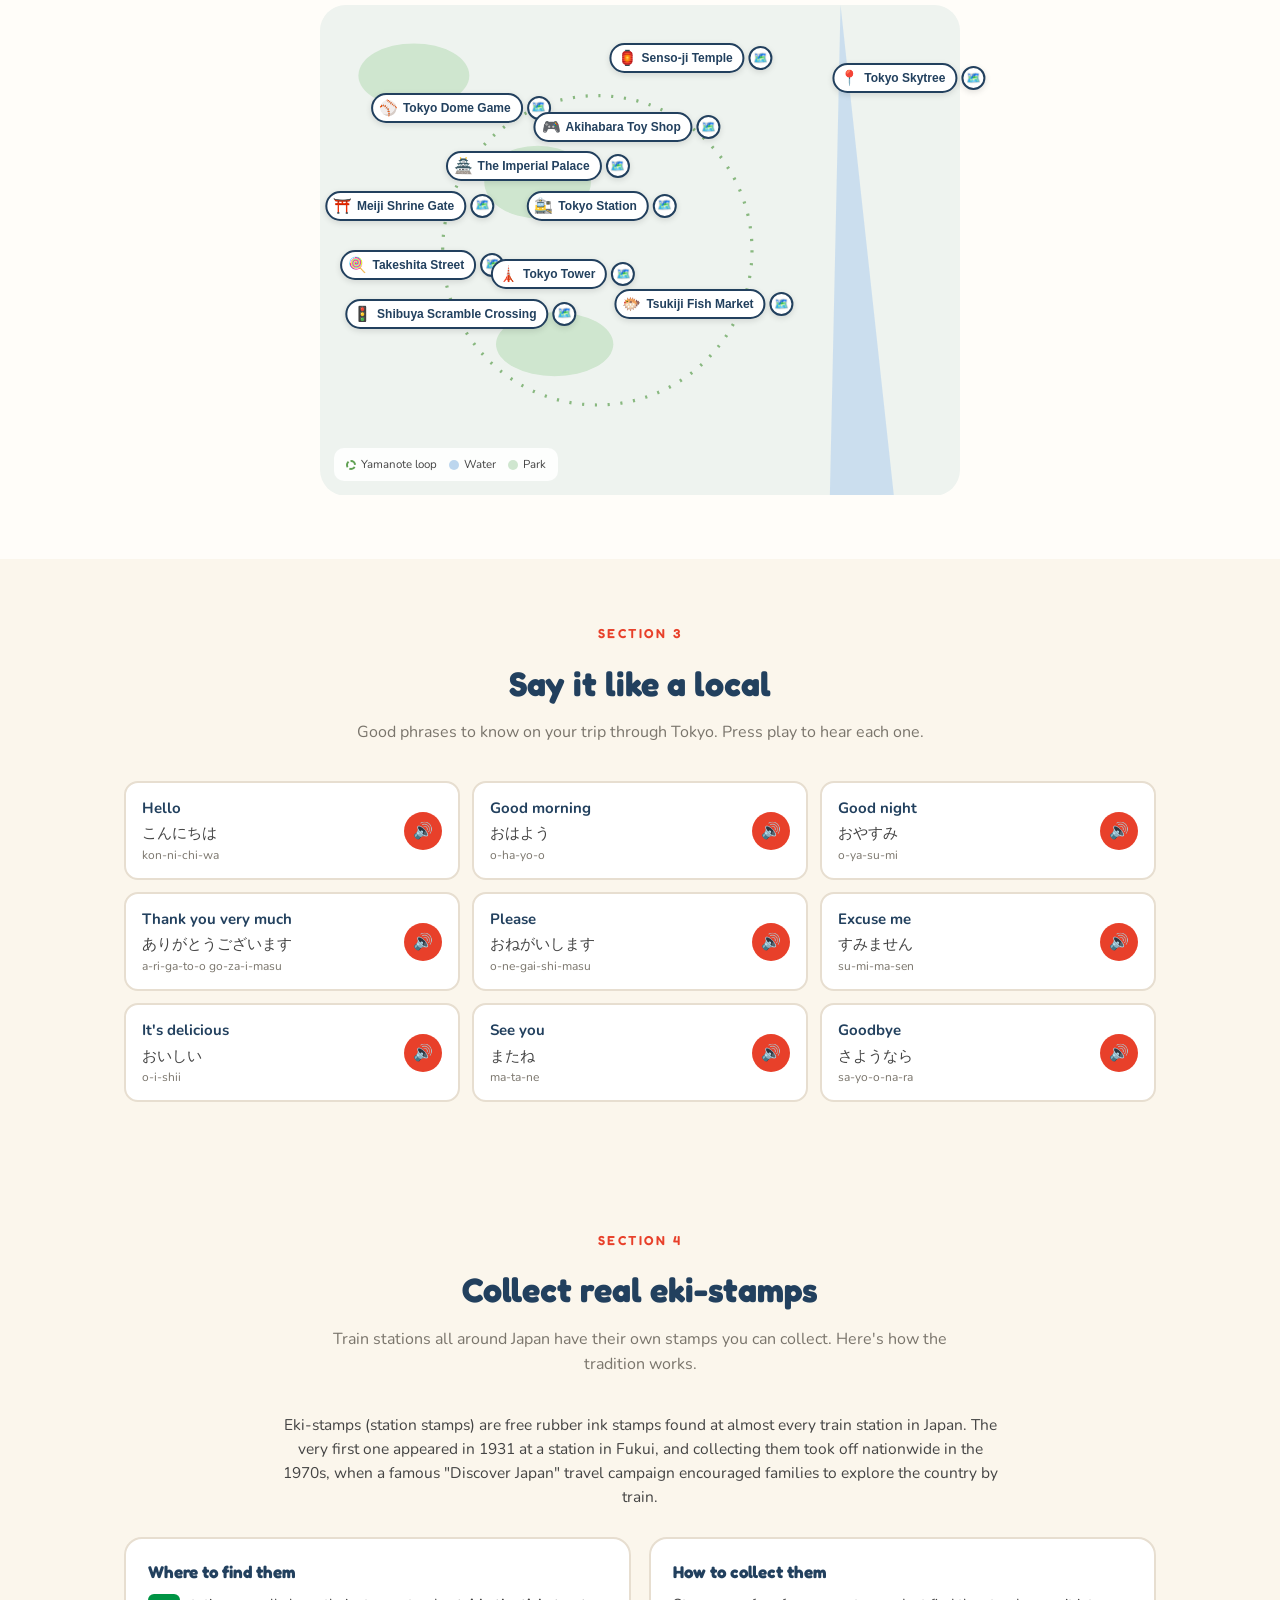
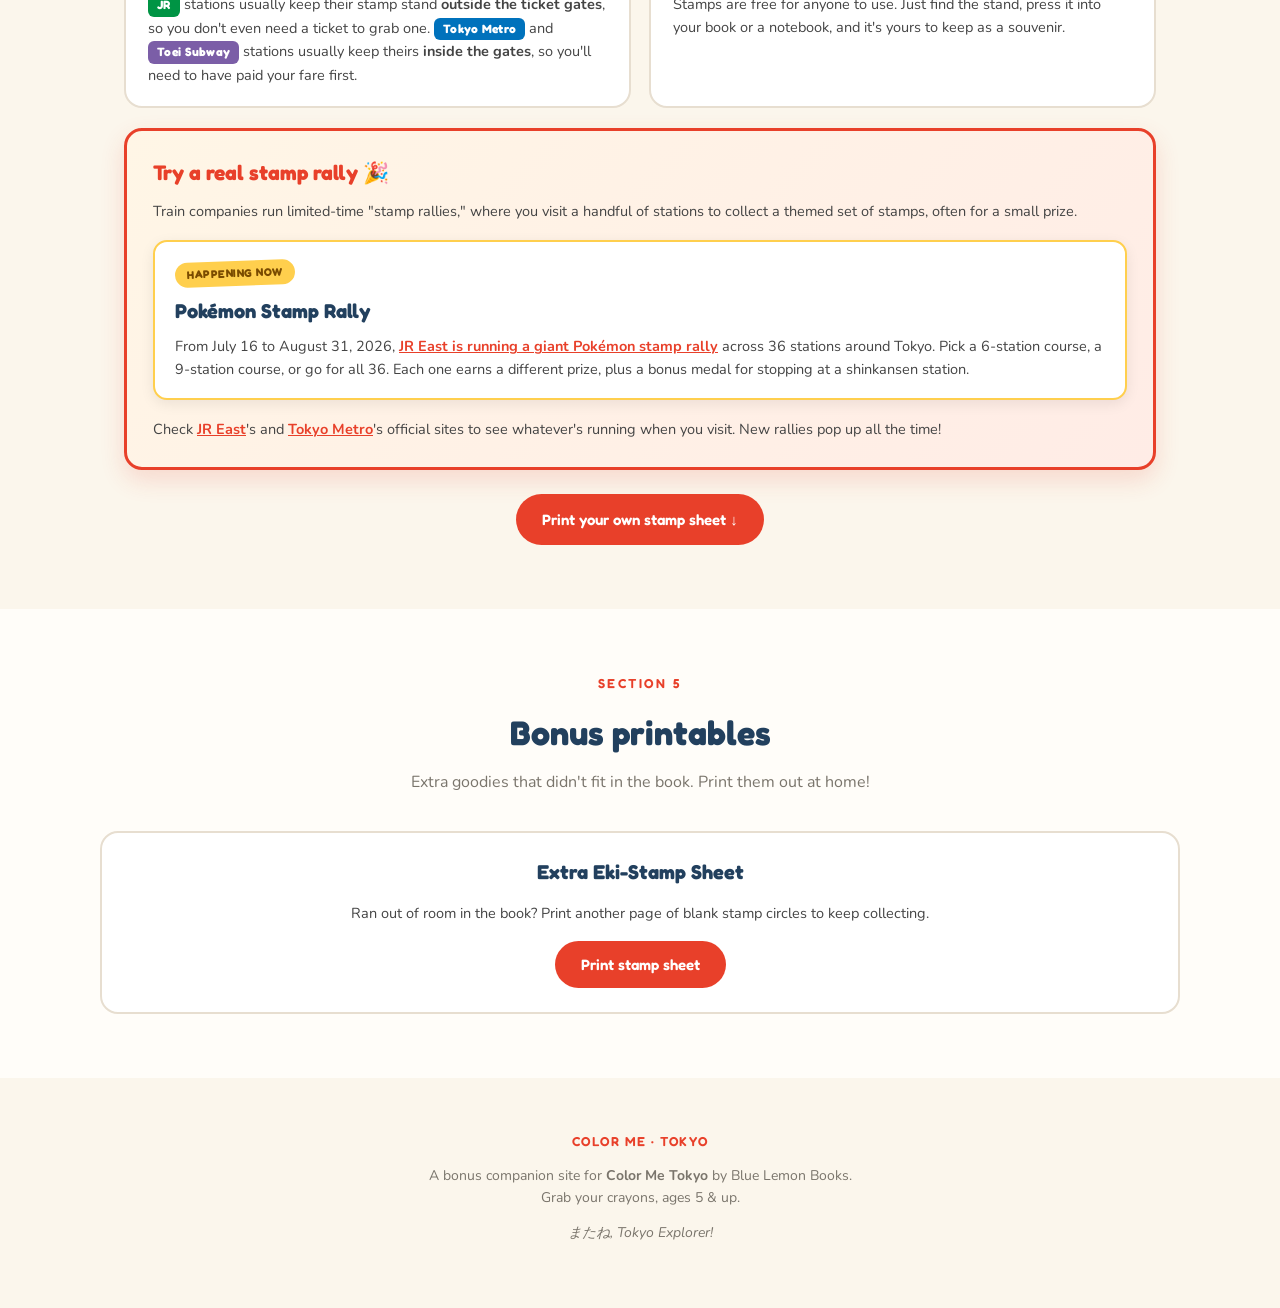
<file: tokyo/index.html>
<!DOCTYPE html>
<html lang="en">
<head>
<meta charset="UTF-8">
<meta name="viewport" content="width=device-width, initial-scale=1.0">
<title>Color Me Tokyo: Explorer's Website</title>
<meta name="description" content="A bonus website for Color Me Tokyo: hear Japanese words out loud, explore a Tokyo map, and print bonus goodies.">
<link rel="icon" href="data:image/svg+xml,<svg xmlns=%22http://www.w3.org/2000/svg%22 viewBox=%220 0 100 100%22><text y=%22.9em%22 font-size=%2290%22>🗼</text></svg>">
<link rel="preconnect" href="https://fonts.googleapis.com">
<link rel="preconnect" href="https://fonts.gstatic.com" crossorigin>
<link href="https://fonts.googleapis.com/css2?family=Fredoka:wght@500;600;700&family=Nunito:ital,wght@0,400;0,600;0,700;0,800;1,700&display=swap" rel="stylesheet">
<link rel="stylesheet" href="styles.css">
</head>
<body>

<a class="skip-link" href="#main">Skip to content</a>

<a href="../index.html" class="series-back-link">← Back to the Color Me series</a>

<header class="hero">
  <div class="hero-skyline" aria-hidden="true">
    <svg viewBox="0 0 600 100" preserveAspectRatio="none">
      <g fill="currentColor">
        <rect x="8" y="58" width="18" height="42"/>
        <rect x="30" y="40" width="14" height="60"/>
        <rect x="50" y="66" width="24" height="34"/>
        <rect x="80" y="50" width="16" height="50"/>
        <rect x="102" y="30" width="10" height="70"/>
        <rect x="118" y="60" width="20" height="40"/>
        <!-- Tokyo Tower -->
        <path d="M196 100 Q201 76 201 58 L215 58 Q215 76 220 100 Z"/>
        <rect x="199" y="50" width="18" height="9" rx="1"/>
        <path d="M202 50 L204 33 L212 33 L214 50 Z"/>
        <rect x="204" y="27" width="8" height="7" rx="1"/>
        <path d="M206 27 L207.6 15 L208.4 15 L210 27 Z"/>
        <rect x="207.7" y="2" width="0.8" height="14"/>
        <rect x="240" y="64" width="16" height="36"/>
        <rect x="260" y="44" width="12" height="56"/>
        <rect x="276" y="70" width="30" height="30"/>
        <rect x="312" y="52" width="14" height="48"/>
        <!-- Skytree -->
        <rect x="345" y="20" width="6" height="80"/>
        <rect x="341" y="38" width="14" height="6" rx="2"/>
        <rect x="343" y="26" width="10" height="5" rx="2"/>
        <rect x="346.5" y="4" width="3" height="18"/>
        <rect x="366" y="58" width="18" height="42"/>
        <rect x="388" y="42" width="14" height="58"/>
        <rect x="406" y="66" width="26" height="34"/>
        <rect x="436" y="48" width="16" height="52"/>
        <rect x="456" y="60" width="20" height="40"/>
        <rect x="480" y="36" width="12" height="64"/>
        <rect x="496" y="64" width="24" height="36"/>
        <rect x="524" y="52" width="14" height="48"/>
        <rect x="542" y="70" width="30" height="30"/>
        <rect x="576" y="58" width="16" height="42"/>
      </g>
    </svg>
  </div>
  <div class="hero-inner">
    <p class="eyebrow">COLOR ME · TOKYO · BONUS SITE</p>
    <h1>Welcome back,<br>Tokyo Explorer!</h1>
    <p class="hero-sub">You colored your way across the city, and now it's time to hear the words out loud, poke around a map of Tokyo, and print some bonus goodies.</p>
  </div>
</header>

<nav class="toc" aria-label="Section navigation">
  <a href="#explore">Explore</a>
  <a href="#map">Map</a>
  <a href="#phrases">Phrases</a>
  <a href="#eki-stamps">Eki-Stamps</a>
  <a href="#printables">Printables</a>
</nav>

<main id="main">

  <section id="explore" class="section">
    <div class="section-head">
      <p class="eyebrow">Section 1</p>
      <h2>Explore the 25 spots from your book</h2>
      <p class="section-sub">Tap any card to flip it, and press the speaker button to hear its Japanese word said out loud.</p>
    </div>
    <div id="landmark-grid" class="landmark-grid"></div>
  </section>

  <section id="map" class="section section-alt">
    <div class="section-head">
      <p class="eyebrow">Section 2</p>
      <h2>Find it on the map</h2>
      <p class="section-sub">Tap a pin to jump straight to that spot above.</p>
    </div>
    <div class="map-wrap">
      <div class="map-canvas" id="map-canvas">
        <svg class="map-bg" viewBox="0 0 600 460" preserveAspectRatio="xMidYMid meet" aria-hidden="true">
          <rect x="0" y="0" width="600" height="460" rx="24" fill="#eef3ef"/>
          <path d="M488 0 L538 460 L478 460 Z" fill="#bcd6ee" opacity="0.7"/>
          <ellipse cx="88" cy="66" rx="52" ry="30" fill="#cfe6cf"/>
          <ellipse cx="220" cy="318" rx="55" ry="30" fill="#cfe6cf"/>
          <ellipse cx="204" cy="166" rx="50" ry="34" fill="#cfe6cf"/>
          <circle cx="260" cy="230" r="145" fill="none" stroke="#5FA052" stroke-width="3" stroke-dasharray="2 10" opacity="0.7"/>
        </svg>
        <div class="map-legend">
          <span><i class="dot dot-loop"></i>Yamanote loop</span>
          <span><i class="dot dot-water"></i>Water</span>
          <span><i class="dot dot-park"></i>Park</span>
        </div>
        <div id="map-pins"></div>
      </div>
    </div>
  </section>

  <section id="phrases" class="section">
    <div class="section-head">
      <p class="eyebrow">Section 3</p>
      <h2>Say it like a local</h2>
      <p class="section-sub">Good phrases to know on your trip through Tokyo. Press play to hear each one.</p>
    </div>
    <div id="phrase-list" class="phrase-list"></div>
  </section>

  <section id="eki-stamps" class="section">
    <div class="section-head">
      <p class="eyebrow">Section 4</p>
      <h2>Collect real eki-stamps</h2>
      <p class="section-sub">Train stations all around Japan have their own stamps you can collect. Here's how the tradition works.</p>
    </div>

    <p class="stamp-intro">Eki-stamps (station stamps) are free rubber ink stamps found at almost every train station in Japan. The very first one appeared in 1931 at a station in Fukui, and collecting them took off nationwide in the 1970s, when a famous "Discover Japan" travel campaign encouraged families to explore the country by train.</p>

    <div class="stamp-info-grid">
      <div class="stamp-info-card">
        <h3>Where to find them</h3>
        <p><span class="rail-badge rail-badge-jr">JR</span> stations usually keep their stamp stand <strong>outside the ticket gates</strong>, so you don't even need a ticket to grab one. <span class="rail-badge rail-badge-metro">Tokyo Metro</span> and <span class="rail-badge rail-badge-toei">Toei Subway</span> stations usually keep theirs <strong>inside the gates</strong>, so you'll need to have paid your fare first.</p>
      </div>
      <div class="stamp-info-card">
        <h3>How to collect them</h3>
        <p>Stamps are free for anyone to use. Just find the stand, press it into your book or a notebook, and it's yours to keep as a souvenir.</p>
      </div>
    </div>

    <div class="stamp-rally-callout">
      <h3>Try a real stamp rally 🎉</h3>
      <p>Train companies run limited-time "stamp rallies," where you visit a handful of stations to collect a themed set of stamps, often for a small prize.</p>

      <div class="stamp-rally-feature">
        <span class="stamp-rally-badge">Happening now</span>
        <h4>Pokémon Stamp Rally</h4>
        <p>From July 16 to August 31, 2026, <a href="https://www.jreast.co.jp/tokyo/jre_pokemonrally2026/pdf/to01.pdf" target="_blank" rel="noopener">JR East is running a giant Pokémon stamp rally</a> across 36 stations around Tokyo. Pick a 6-station course, a 9-station course, or go for all 36. Each one earns a different prize, plus a bonus medal for stopping at a shinkansen station.</p>
      </div>

      <p>Check <a href="https://www.jreast.co.jp/en/multi/" target="_blank" rel="noopener">JR East</a>'s and <a href="https://www.tokyometro.jp/en/index.html" target="_blank" rel="noopener">Tokyo Metro</a>'s official sites to see whatever's running when you visit. New rallies pop up all the time!</p>
    </div>

    <a href="#printables" class="btn btn-primary stamp-cta">Print your own stamp sheet ↓</a>
  </section>

  <section id="printables" class="section section-alt">
    <div class="section-head">
      <p class="eyebrow">Section 5</p>
      <h2>Bonus printables</h2>
      <p class="section-sub">Extra goodies that didn't fit in the book. Print them out at home!</p>
    </div>

    <div class="printables-grid">
      <div class="printable-card">
        <h3>Extra Eki-Stamp Sheet</h3>
        <p>Ran out of room in the book? Print another page of blank stamp circles to keep collecting.</p>
        <button class="btn btn-primary" id="print-stamps">Print stamp sheet</button>
      </div>
    </div>
  </section>

</main>

<footer class="site-footer">
  <p class="footer-brand">COLOR ME · TOKYO</p>
  <p>A bonus companion site for <strong>Color Me Tokyo</strong> by Blue Lemon Books.<br>
  Grab your crayons, ages 5 &amp; up.</p>
  <p class="footer-fine">またね, Tokyo Explorer!</p>
</footer>

<!-- Printable stamp sheet (only shown when printing) -->
<div class="print-only" id="print-stampsheet">
  <div class="stamp-sheet">
    <h2>More Station Stamps</h2>
    <p>Keep collecting: press a stamp in each circle</p>
    <div class="stamp-grid">
      <div class="stamp-cell"><div class="stamp-circle"></div><span>Station:</span></div>
      <div class="stamp-cell"><div class="stamp-circle"></div><span>Station:</span></div>
      <div class="stamp-cell"><div class="stamp-circle"></div><span>Station:</span></div>
      <div class="stamp-cell"><div class="stamp-circle"></div><span>Station:</span></div>
      <div class="stamp-cell"><div class="stamp-circle"></div><span>Station:</span></div>
      <div class="stamp-cell"><div class="stamp-circle"></div><span>Station:</span></div>
    </div>
  </div>
</div>

<script src="script.js"></script>
</body>
</html>
</file>
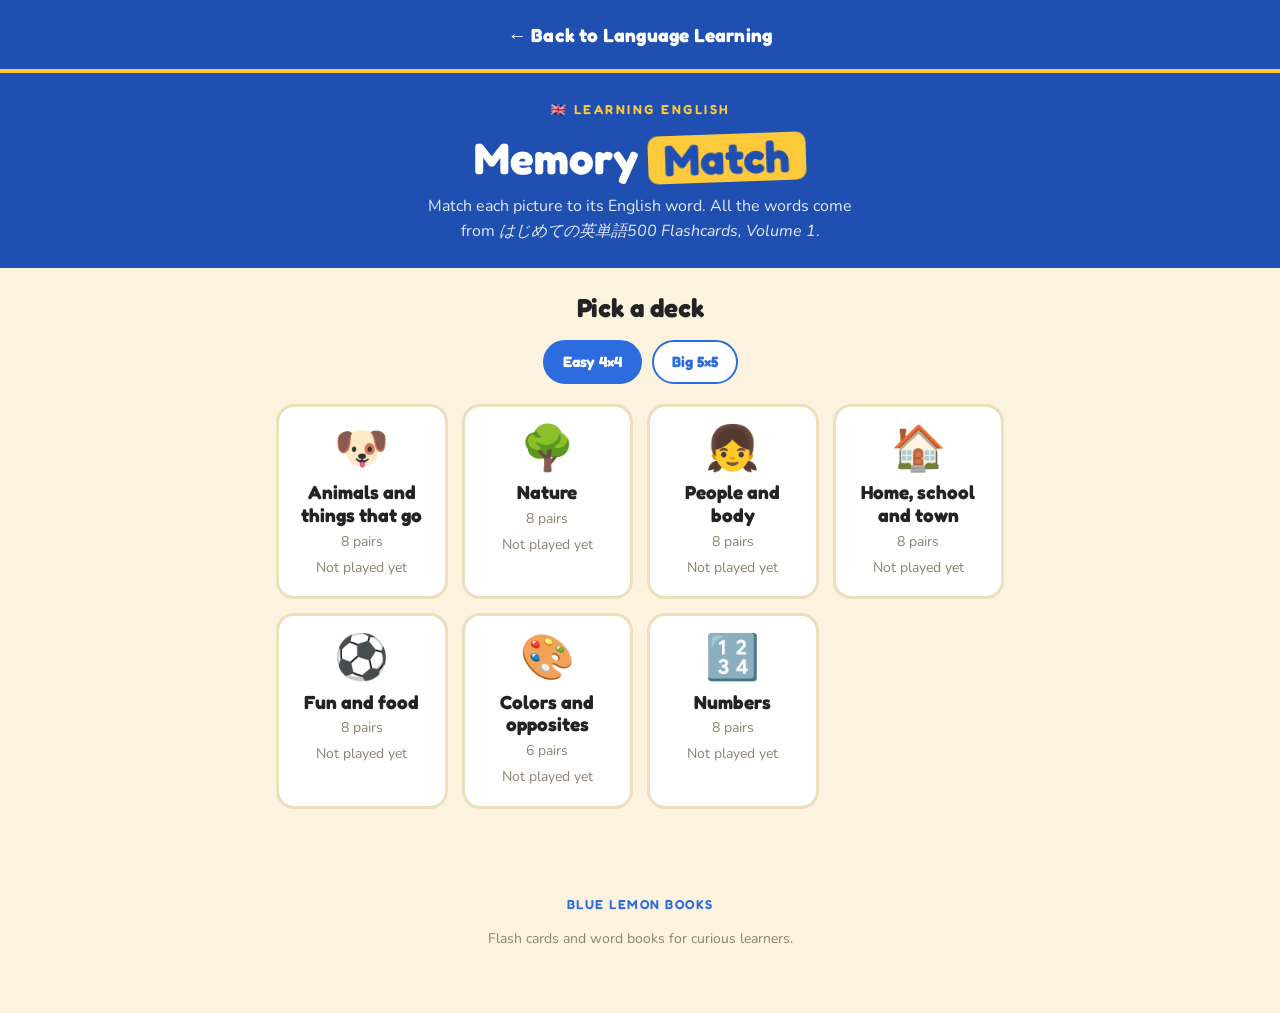
<file: language-learning/english-memory/index.html>
<!DOCTYPE html>
<html lang="en">
<head>
<meta charset="UTF-8">
<meta name="viewport" content="width=device-width, initial-scale=1.0">
<title>English Memory Match: Blue Lemon Books</title>
<meta name="description" content="A free English memory game: match pictures to English words from はじめての英単語500 Flashcards, Volume 1.">
<link rel="icon" href="data:image/svg+xml,<svg xmlns=%22http://www.w3.org/2000/svg%22 viewBox=%220 0 100 100%22><text y=%22.9em%22 font-size=%2290%22>🍋</text></svg>">
<link rel="preconnect" href="https://fonts.googleapis.com">
<link rel="preconnect" href="https://fonts.gstatic.com" crossorigin>
<link href="https://fonts.googleapis.com/css2?family=Fredoka:wght@500;600;700&family=Nunito:ital,wght@0,400;0,600;0,700;0,800;1,700&display=swap" rel="stylesheet">
<link rel="stylesheet" href="../styles.css">
<link rel="stylesheet" href="game.css">
</head>
<body data-screen="picker">

<a class="skip-link" href="#main">Skip to content</a>

<a href="../index.html" class="series-back-link">← Back to Language Learning</a>

<header class="home-hero game-hero">
  <div class="home-hero-inner">
    <p class="eyebrow">🇬🇧 Learning English</p>
    <h1 class="wordmark">Memory <span class="wordmark-highlight">Match</span></h1>
    <p class="home-hero-sub">Match each picture to its English word. All the words come from <em>はじめての英単語500 Flashcards, Volume 1</em>.</p>
  </div>
</header>

<main id="main" class="game-main">

  <section id="picker" aria-labelledby="picker-title">
    <h2 id="picker-title" class="screen-title">Pick a deck</h2>
    <div id="size-toggle" class="size-toggle" role="group" aria-label="Board size"></div>
    <div id="deck-grid" class="deck-grid"></div>
  </section>

  <section id="game" aria-labelledby="game-title" hidden>
    <div class="game-bar">
      <h2 id="game-title" class="screen-title"></h2>
      <div class="game-controls">
        <span class="game-stat" aria-live="polite">Moves: <strong id="moves">0</strong></span>
        <button type="button" id="sound-btn" class="pill-btn" aria-pressed="true">🔊 Sound on</button>
        <button type="button" id="decks-btn" class="pill-btn">Decks</button>
      </div>
    </div>
    <div id="board" class="board"></div>
    <p id="match-note" class="match-note" aria-live="polite"></p>
  </section>

  <section id="win" class="win" aria-labelledby="win-title" hidden>
    <h2 id="win-title" class="screen-title" tabindex="-1">Bravo&nbsp;! 🎉</h2>
    <p id="win-summary" class="win-summary"></p>
    <p id="win-stars" class="stars"></p>
    <p id="win-best" class="win-best"></p>
    <div class="win-actions">
      <button type="button" id="again-btn" class="pill-btn pill-btn-primary">Play again</button>
      <button type="button" id="another-btn" class="pill-btn">Pick another deck</button>
      <a href="https://amzn.to/4g553fX" class="pill-btn pill-btn-lemon" target="_blank" rel="noopener noreferrer">Learn all 500 words →</a>
    </div>
  </section>

  <p id="sr-status" class="sr-only" aria-live="polite"></p>
</main>

<footer class="site-footer">
  <p class="footer-brand">BLUE LEMON BOOKS</p>
  <p>Flash cards and word books for curious learners.</p>
</footer>

<script src="effects.js"></script>
<script src="game.js"></script>
</body>
</html>
</file>
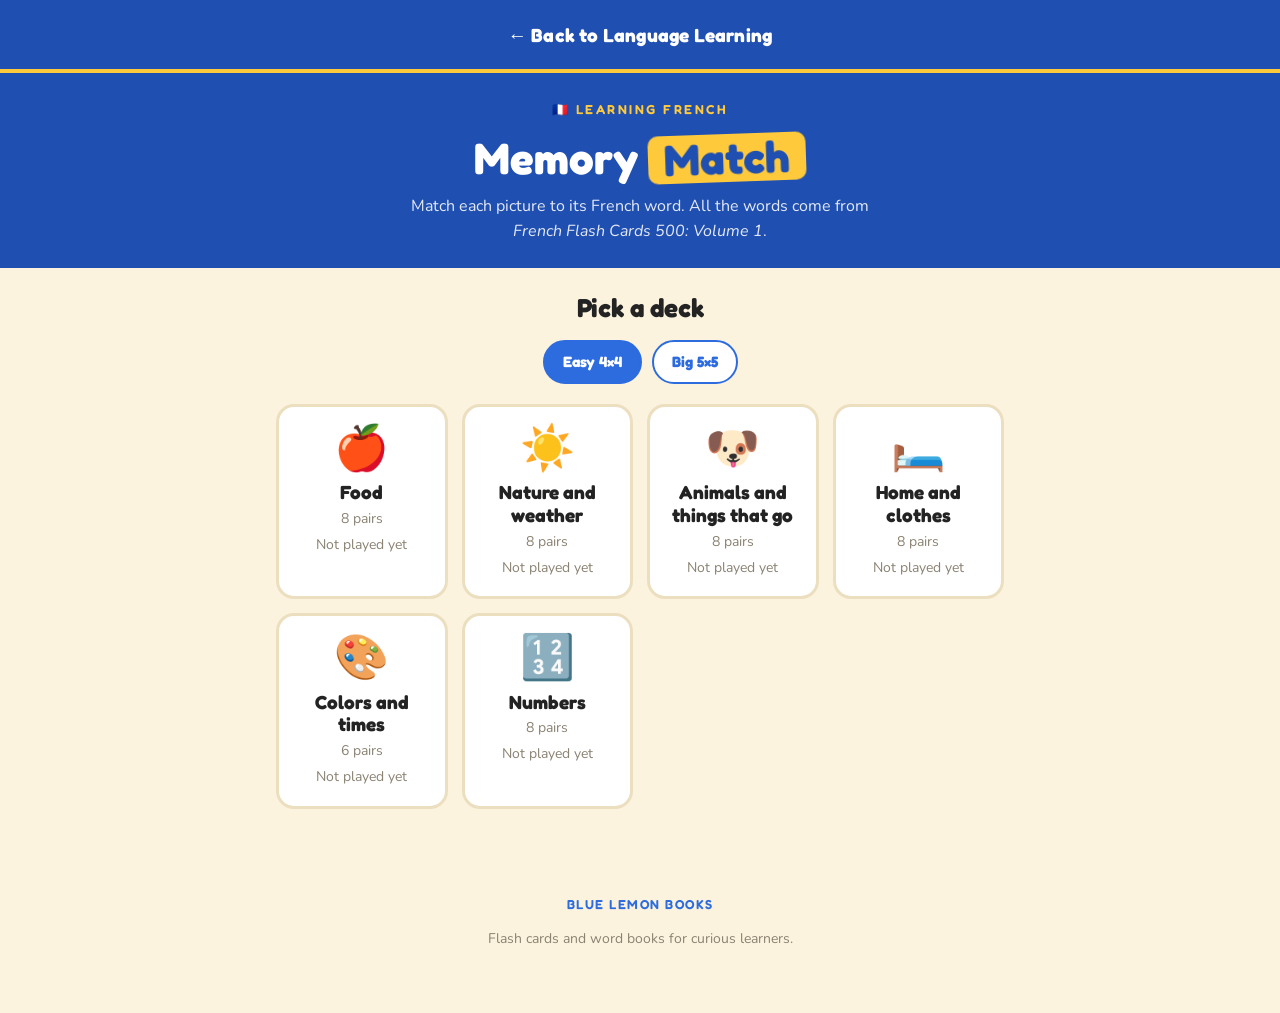
<file: language-learning/french-memory/index.html>
<!DOCTYPE html>
<html lang="en">
<head>
<meta charset="UTF-8">
<meta name="viewport" content="width=device-width, initial-scale=1.0">
<title>French Memory Match: Blue Lemon Books</title>
<meta name="description" content="A free French memory game: match pictures to French words from French Flash Cards 500, Volume 1.">
<link rel="icon" href="data:image/svg+xml,<svg xmlns=%22http://www.w3.org/2000/svg%22 viewBox=%220 0 100 100%22><text y=%22.9em%22 font-size=%2290%22>🍋</text></svg>">
<link rel="preconnect" href="https://fonts.googleapis.com">
<link rel="preconnect" href="https://fonts.gstatic.com" crossorigin>
<link href="https://fonts.googleapis.com/css2?family=Fredoka:wght@500;600;700&family=Nunito:ital,wght@0,400;0,600;0,700;0,800;1,700&display=swap" rel="stylesheet">
<link rel="stylesheet" href="../styles.css">
<link rel="stylesheet" href="game.css">
</head>
<body data-screen="picker">

<a class="skip-link" href="#main">Skip to content</a>

<a href="../index.html" class="series-back-link">← Back to Language Learning</a>

<header class="home-hero game-hero">
  <div class="home-hero-inner">
    <p class="eyebrow">🇫🇷 Learning French</p>
    <h1 class="wordmark">Memory <span class="wordmark-highlight">Match</span></h1>
    <p class="home-hero-sub">Match each picture to its French word. All the words come from <em>French Flash Cards 500: Volume 1</em>.</p>
  </div>
</header>

<main id="main" class="game-main">

  <section id="picker" aria-labelledby="picker-title">
    <h2 id="picker-title" class="screen-title">Pick a deck</h2>
    <div id="size-toggle" class="size-toggle" role="group" aria-label="Board size"></div>
    <div id="deck-grid" class="deck-grid"></div>
  </section>

  <section id="game" aria-labelledby="game-title" hidden>
    <div class="game-bar">
      <h2 id="game-title" class="screen-title"></h2>
      <div class="game-controls">
        <span class="game-stat" aria-live="polite">Moves: <strong id="moves">0</strong></span>
        <button type="button" id="sound-btn" class="pill-btn" aria-pressed="true">🔊 Sound on</button>
        <button type="button" id="decks-btn" class="pill-btn">Decks</button>
      </div>
    </div>
    <div id="board" class="board"></div>
    <p id="match-note" class="match-note" aria-live="polite"></p>
  </section>

  <section id="win" class="win" aria-labelledby="win-title" hidden>
    <h2 id="win-title" class="screen-title" tabindex="-1">Bravo&nbsp;! 🎉</h2>
    <p id="win-summary" class="win-summary"></p>
    <p id="win-stars" class="stars"></p>
    <p id="win-best" class="win-best"></p>
    <div class="win-actions">
      <button type="button" id="again-btn" class="pill-btn pill-btn-primary">Play again</button>
      <button type="button" id="another-btn" class="pill-btn">Pick another deck</button>
      <a href="https://link.amazon/B03MTE1NV" class="pill-btn pill-btn-lemon" target="_blank" rel="noopener noreferrer">Learn all 500 words →</a>
    </div>
  </section>

  <p id="sr-status" class="sr-only" aria-live="polite"></p>
</main>

<footer class="site-footer">
  <p class="footer-brand">BLUE LEMON BOOKS</p>
  <p>Flash cards and word books for curious learners.</p>
</footer>

<script src="effects.js"></script>
<script src="game.js"></script>
<script src="demo.js"></script>
</body>
</html>
</file>
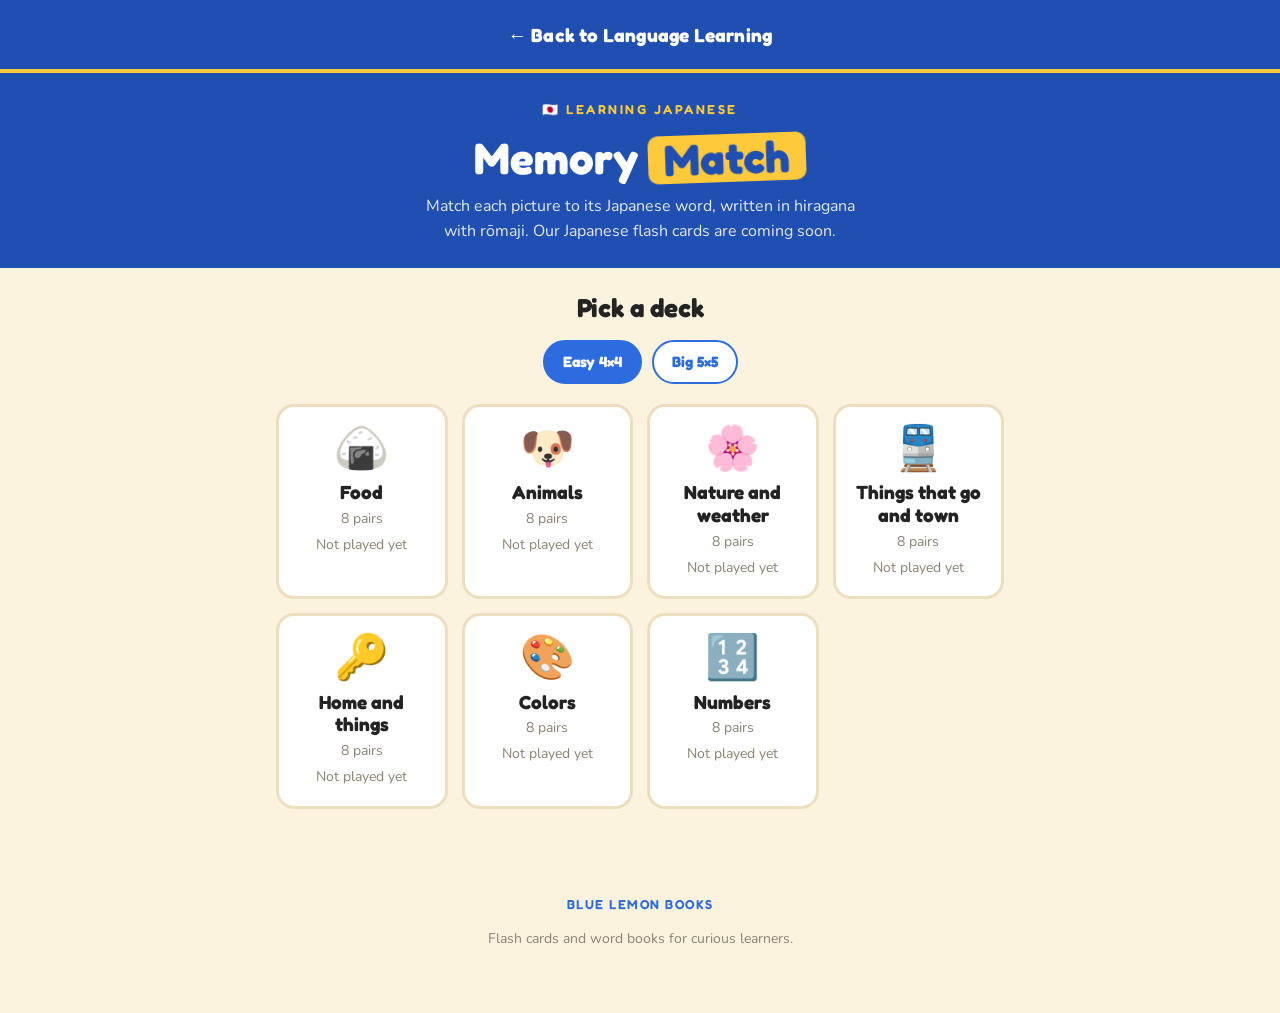
<file: language-learning/japanese-memory/index.html>
<!DOCTYPE html>
<html lang="en">
<head>
<meta charset="UTF-8">
<meta name="viewport" content="width=device-width, initial-scale=1.0">
<title>Japanese Memory Match: Blue Lemon Books</title>
<meta name="description" content="A free Japanese memory game: match pictures to Japanese words, written in hiragana with rōmaji.">
<link rel="icon" href="data:image/svg+xml,<svg xmlns=%22http://www.w3.org/2000/svg%22 viewBox=%220 0 100 100%22><text y=%22.9em%22 font-size=%2290%22>🍋</text></svg>">
<link rel="preconnect" href="https://fonts.googleapis.com">
<link rel="preconnect" href="https://fonts.gstatic.com" crossorigin>
<link href="https://fonts.googleapis.com/css2?family=Fredoka:wght@500;600;700&family=Nunito:ital,wght@0,400;0,600;0,700;0,800;1,700&display=swap" rel="stylesheet">
<link rel="stylesheet" href="../styles.css">
<link rel="stylesheet" href="game.css">
</head>
<body data-screen="picker">

<a class="skip-link" href="#main">Skip to content</a>

<a href="../index.html" class="series-back-link">← Back to Language Learning</a>

<header class="home-hero game-hero">
  <div class="home-hero-inner">
    <p class="eyebrow">🇯🇵 Learning Japanese</p>
    <h1 class="wordmark">Memory <span class="wordmark-highlight">Match</span></h1>
    <p class="home-hero-sub">Match each picture to its Japanese word, written in hiragana with rōmaji. Our Japanese flash cards are coming soon.</p>
  </div>
</header>

<main id="main" class="game-main">

  <section id="picker" aria-labelledby="picker-title">
    <h2 id="picker-title" class="screen-title">Pick a deck</h2>
    <div id="size-toggle" class="size-toggle" role="group" aria-label="Board size"></div>
    <div id="deck-grid" class="deck-grid"></div>
  </section>

  <section id="game" aria-labelledby="game-title" hidden>
    <div class="game-bar">
      <h2 id="game-title" class="screen-title"></h2>
      <div class="game-controls">
        <span class="game-stat" aria-live="polite">Moves: <strong id="moves">0</strong></span>
        <button type="button" id="sound-btn" class="pill-btn" aria-pressed="true">🔊 Sound on</button>
        <button type="button" id="decks-btn" class="pill-btn">Decks</button>
      </div>
    </div>
    <div id="board" class="board"></div>
    <p id="match-note" class="match-note" aria-live="polite"></p>
  </section>

  <section id="win" class="win" aria-labelledby="win-title" hidden>
    <h2 id="win-title" class="screen-title" tabindex="-1">Bravo&nbsp;! 🎉</h2>
    <p id="win-summary" class="win-summary"></p>
    <p id="win-stars" class="stars"></p>
    <p id="win-best" class="win-best"></p>
    <div class="win-actions">
      <button type="button" id="again-btn" class="pill-btn pill-btn-primary">Play again</button>
      <button type="button" id="another-btn" class="pill-btn">Pick another deck</button>
      <a href="../../games/index.html" class="pill-btn pill-btn-lemon">More free games →</a>
    </div>
  </section>

  <p id="sr-status" class="sr-only" aria-live="polite"></p>
</main>

<footer class="site-footer">
  <p class="footer-brand">BLUE LEMON BOOKS</p>
  <p>Flash cards and word books for curious learners.</p>
</footer>

<script src="effects.js"></script>
<script src="game.js"></script>
<script src="demo.js"></script>
</body>
</html>
</file>
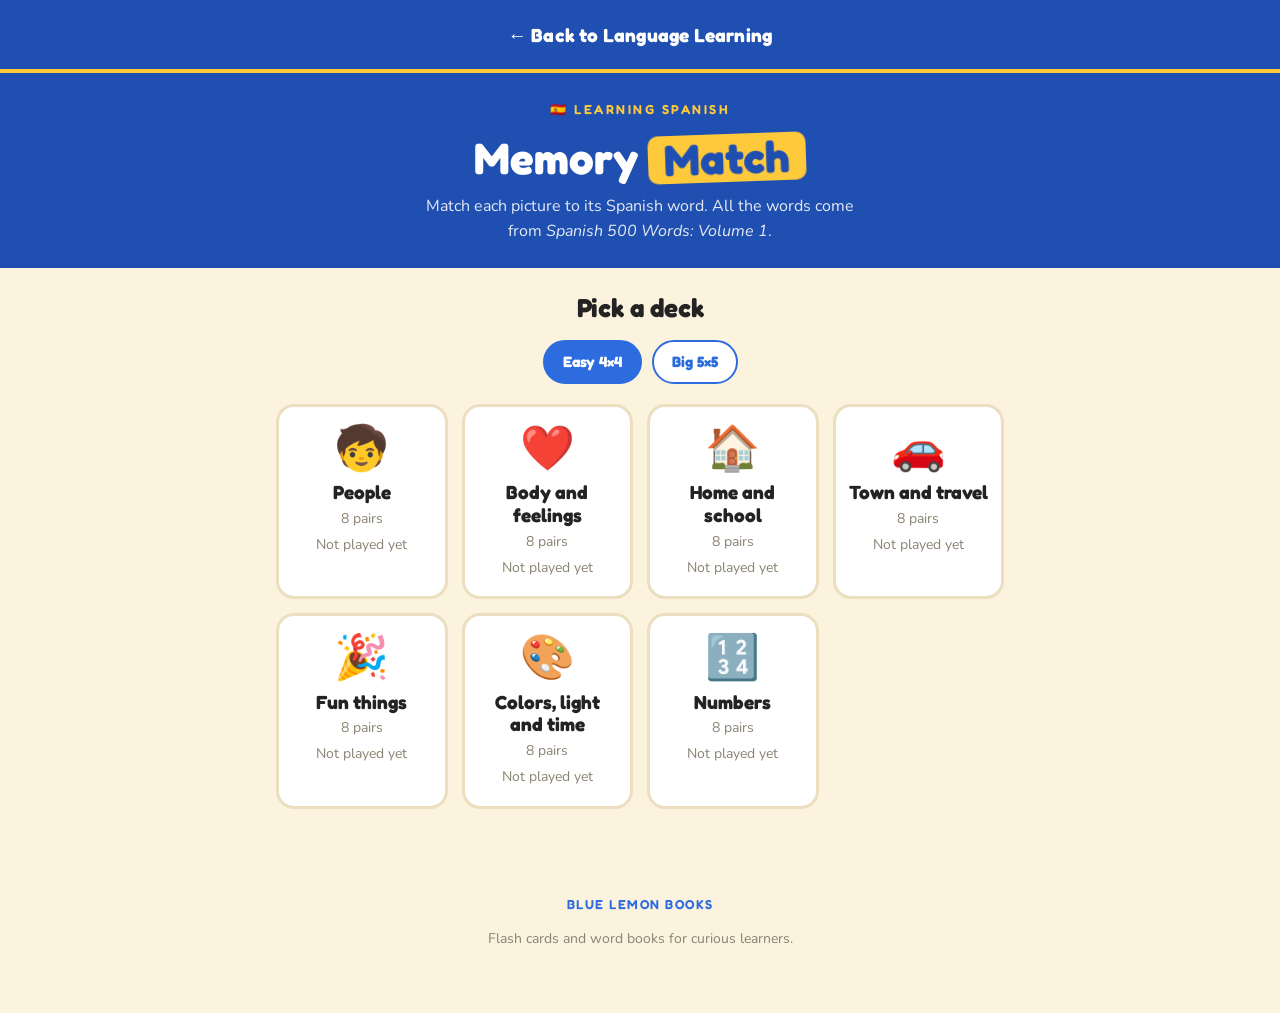
<file: language-learning/spanish-memory/index.html>
<!DOCTYPE html>
<html lang="en">
<head>
<meta charset="UTF-8">
<meta name="viewport" content="width=device-width, initial-scale=1.0">
<title>Spanish Memory Match: Blue Lemon Books</title>
<meta name="description" content="A free Spanish memory game: match pictures to Spanish words from Spanish 500 Words, Volume 1.">
<link rel="icon" href="data:image/svg+xml,<svg xmlns=%22http://www.w3.org/2000/svg%22 viewBox=%220 0 100 100%22><text y=%22.9em%22 font-size=%2290%22>🍋</text></svg>">
<link rel="preconnect" href="https://fonts.googleapis.com">
<link rel="preconnect" href="https://fonts.gstatic.com" crossorigin>
<link href="https://fonts.googleapis.com/css2?family=Fredoka:wght@500;600;700&family=Nunito:ital,wght@0,400;0,600;0,700;0,800;1,700&display=swap" rel="stylesheet">
<link rel="stylesheet" href="../styles.css">
<link rel="stylesheet" href="game.css">
</head>
<body data-screen="picker">

<a class="skip-link" href="#main">Skip to content</a>

<a href="../index.html" class="series-back-link">← Back to Language Learning</a>

<header class="home-hero game-hero">
  <div class="home-hero-inner">
    <p class="eyebrow">🇪🇸 Learning Spanish</p>
    <h1 class="wordmark">Memory <span class="wordmark-highlight">Match</span></h1>
    <p class="home-hero-sub">Match each picture to its Spanish word. All the words come from <em>Spanish 500 Words: Volume 1</em>.</p>
  </div>
</header>

<main id="main" class="game-main">

  <section id="picker" aria-labelledby="picker-title">
    <h2 id="picker-title" class="screen-title">Pick a deck</h2>
    <div id="size-toggle" class="size-toggle" role="group" aria-label="Board size"></div>
    <div id="deck-grid" class="deck-grid"></div>
  </section>

  <section id="game" aria-labelledby="game-title" hidden>
    <div class="game-bar">
      <h2 id="game-title" class="screen-title"></h2>
      <div class="game-controls">
        <span class="game-stat" aria-live="polite">Moves: <strong id="moves">0</strong></span>
        <button type="button" id="sound-btn" class="pill-btn" aria-pressed="true">🔊 Sound on</button>
        <button type="button" id="decks-btn" class="pill-btn">Decks</button>
      </div>
    </div>
    <div id="board" class="board"></div>
    <p id="match-note" class="match-note" aria-live="polite"></p>
  </section>

  <section id="win" class="win" aria-labelledby="win-title" hidden>
    <h2 id="win-title" class="screen-title" tabindex="-1">Bravo&nbsp;! 🎉</h2>
    <p id="win-summary" class="win-summary"></p>
    <p id="win-stars" class="stars"></p>
    <p id="win-best" class="win-best"></p>
    <div class="win-actions">
      <button type="button" id="again-btn" class="pill-btn pill-btn-primary">Play again</button>
      <button type="button" id="another-btn" class="pill-btn">Pick another deck</button>
      <a href="https://link.amazon/B06p3Xz9Y" class="pill-btn pill-btn-lemon" target="_blank" rel="noopener noreferrer">Learn all 500 words →</a>
    </div>
  </section>

  <p id="sr-status" class="sr-only" aria-live="polite"></p>
</main>

<footer class="site-footer">
  <p class="footer-brand">BLUE LEMON BOOKS</p>
  <p>Flash cards and word books for curious learners.</p>
</footer>

<script src="effects.js"></script>
<script src="game.js"></script>
<script src="demo.js"></script>
</body>
</html>
</file>
<file: site-styles.css>
:root {
  --blue: #2D6CDF;
  --blue-dark: #1f4fb0;
  --yellow: #FFC93C;
  --cream: #FCF3DF;
  --cream-2: #FFFCF3;
  --ink: #232323;
  --body-text: #4a4a42;
  --muted: #8a8272;
  --border: #ecdfc0;
  --radius: 18px;
  --font-head: 'Fredoka', sans-serif;
  --font-body: 'Nunito', sans-serif;
}

* { box-sizing: border-box; }

html { scroll-behavior: smooth; }

@media (prefers-reduced-motion: reduce) {
  html { scroll-behavior: auto; }
  * { animation-duration: 0.001ms !important; transition-duration: 0.001ms !important; }
}

body {
  margin: 0;
  font-family: var(--font-body);
  background: var(--cream);
  color: var(--body-text);
  line-height: 1.55;
}

h1, h2, h3 { font-family: var(--font-head); color: var(--ink); margin: 0; }

.skip-link {
  position: absolute;
  left: -999px;
  top: 0;
  background: #fff;
  color: var(--blue);
  padding: 10px 16px;
  z-index: 100;
  border-radius: 0 0 8px 0;
}
.skip-link:focus { left: 0; }

/* ---------- Hero ---------- */
.home-hero {
  text-align: center;
  padding: 76px 24px 56px;
  animation: fade-up 0.6s ease both;
}
.home-hero-inner { max-width: 560px; margin: 0 auto; }
.eyebrow {
  font-family: var(--font-head);
  font-weight: 600;
  letter-spacing: 2px;
  text-transform: uppercase;
  font-size: 13px;
  color: var(--blue);
  margin: 0 0 14px;
}
.wordmark {
  color: var(--ink);
  font-size: clamp(30px, 5.5vw, 46px);
  line-height: 1.2;
  font-weight: 700;
}
.wordmark-highlight {
  display: inline-block;
  color: var(--blue-dark);
  background: var(--yellow);
  padding: 0 12px;
  border-radius: 8px;
  animation: wiggle 3.5s ease-in-out infinite;
}

@keyframes wiggle {
  0%, 83%, 100% { transform: rotate(0deg); }
  86% { transform: rotate(-8deg); }
  89% { transform: rotate(7deg); }
  92% { transform: rotate(-6deg); }
  95% { transform: rotate(4deg); }
  97% { transform: rotate(-2deg); }
  99% { transform: rotate(1deg); }
}
.home-hero-sub {
  font-size: 17px;
  max-width: 460px;
  margin: 18px auto 0;
  color: var(--muted);
}

.hero-promo {
  display: inline-flex;
  align-items: center;
  gap: 8px;
  max-width: 100%;
  margin-top: 22px;
  padding: 8px 18px 8px 8px;
  font-family: var(--font-head);
  font-weight: 700;
  font-size: 15px;
  line-height: 1.25;
  color: var(--blue-dark);
  background: var(--yellow);
  border-radius: 999px;
  box-shadow: 0 3px 0 #e8b52c;
  text-decoration: none;
  transition: transform 0.15s ease, box-shadow 0.15s ease;
}
.hero-promo:hover { transform: translateY(-2px); box-shadow: 0 5px 0 #e8b52c; }

/* Make the games promo catch the eye: bigger, glowing, gently bobbing, with a shine sweep. */
.hero-promo {
  position: relative;
  overflow: hidden;
  font-size: 17px;
  padding: 10px 22px 10px 10px;
  box-shadow: 0 4px 0 #e8b52c, 0 8px 22px rgba(255, 201, 60, 0.55);
  animation: promo-bob 3s ease-in-out infinite;
}
.hero-promo:hover { animation-play-state: paused; box-shadow: 0 6px 0 #e8b52c, 0 10px 26px rgba(255, 201, 60, 0.7); }
.hero-promo::after {
  content: '';
  position: absolute;
  top: 0;
  left: -60%;
  width: 40%;
  height: 100%;
  background: linear-gradient(100deg, transparent, rgba(255, 255, 255, 0.7), transparent);
  transform: skewX(-20deg);
  animation: promo-shine 3.5s ease-in-out infinite;
  pointer-events: none;
}
@keyframes promo-bob { 0%, 100% { transform: translateY(0); } 50% { transform: translateY(-3px); } }
@keyframes promo-shine { 0%, 55% { left: -60%; } 100% { left: 130%; } }
@media (max-width: 440px) {
  .hero-promo-extra { display: none; }
}
.hero-promo-new {
  flex-shrink: 0;
  padding: 4px 10px;
  font-size: 12px;
  letter-spacing: 0.5px;
  text-transform: uppercase;
  color: #fff;
  background: var(--blue);
  border-radius: 999px;
}

@keyframes fade-up {
  0% { opacity: 0; transform: translateY(10px); }
  100% { opacity: 1; transform: translateY(0); }
}

/* ---------- Series list ---------- */
.section { padding: 32px 24px 80px; max-width: 780px; margin: 0 auto; }
.section-head { text-align: center; margin-bottom: 32px; }
.section-head h2 { font-size: clamp(22px, 4vw, 28px); }

.book-list {
  display: flex;
  flex-direction: column;
  gap: 18px;
}

.book-card {
  display: flex;
  align-items: center;
  gap: 20px;
  background: #fff;
  border: 2px solid var(--border);
  border-radius: var(--radius);
  padding: 20px 24px;
  text-decoration: none;
  color: inherit;
  transition: transform 0.15s ease, box-shadow 0.15s ease, border-color 0.15s ease;
}

.book-info { flex: 1; min-width: 0; }
.book-info-top { display: flex; align-items: center; gap: 10px; flex-wrap: wrap; margin-bottom: 4px; }
.book-info-top h3 { font-size: 19px; }
.book-info p { font-size: 14.5px; margin: 0; color: var(--body-text); }

.book-status {
  font-family: var(--font-head);
  font-weight: 700;
  font-size: 11px;
  letter-spacing: 0.5px;
  text-transform: uppercase;
  padding: 3px 10px;
  border-radius: 999px;
  white-space: nowrap;
}
.book-status-published { background: #e4f3ea; color: #1d7a4c; }
.book-status-soon { background: var(--cream); color: var(--muted); }

.book-cta {
  flex-shrink: 0;
  font-family: var(--font-head);
  font-weight: 700;
  font-size: 14px;
  color: var(--blue);
  white-space: nowrap;
  text-decoration: none;
}

/* ---------- Series card ---------- */
.book-card-featured {
  padding: 28px;
  gap: 28px;
  border-width: 3px;
}
.book-card-featured:hover { transform: translateY(-2px); box-shadow: 0 6px 18px rgba(0,0,0,0.08); border-color: var(--blue); }
.book-cover-image {
  flex-shrink: 0;
  width: 180px;
  height: 180px;
  object-fit: cover;
  border-radius: 14px;
  box-shadow: 0 4px 14px rgba(0,0,0,0.12);
}
.book-cover-emoji {
  flex-shrink: 0;
  width: 180px;
  height: 180px;
  display: grid;
  grid-template-columns: 1fr 1fr;
  place-items: center;
  padding: 14px;
  font-size: 54px;
  line-height: 1;
  background: var(--cream);
  border-radius: 14px;
  box-shadow: 0 4px 14px rgba(0,0,0,0.12);
}
.book-cover-emoji-games { background: var(--yellow); }

/* Free games card: bright blue so it stands apart from the book series */
.book-card-games {
  color: #fff;
  text-decoration: none;
  background: linear-gradient(135deg, var(--blue), var(--blue-dark));
  border-color: var(--blue-dark);
  box-shadow: 0 8px 24px rgba(45, 108, 223, 0.3);
}
.book-card-games:hover { border-color: var(--yellow); box-shadow: 0 10px 28px rgba(45, 108, 223, 0.4); }
.book-card-games .book-info-top h3 { color: #fff; }
.book-card-games .book-info p { color: rgba(255, 255, 255, 0.92); }
.games-flags { font-size: 20px; letter-spacing: 2px; }
.book-card-games .book-cta-btn {
  background: var(--yellow);
  color: var(--blue-dark);
  font-size: 17px;
  padding: 12px 28px;
  box-shadow: 0 4px 0 #e8b52c;
}
.book-card-games:hover .book-cta-btn { background: #ffb800; }
.book-card-games .book-cover-emoji span { animation: tile-bob 2.4s ease-in-out infinite; }
.book-card-games .book-cover-emoji span:nth-child(2) { animation-delay: 0.3s; }
.book-card-games .book-cover-emoji span:nth-child(3) { animation-delay: 0.6s; }
.book-card-games .book-cover-emoji span:nth-child(4) { animation-delay: 0.9s; }
@keyframes tile-bob { 0%, 100% { transform: translateY(0); } 50% { transform: translateY(-5px); } }
.section-games { padding-top: 0; }
.book-card-featured .book-info-top h3 { font-size: 26px; }
.book-card-featured .book-info p { font-size: 16px; margin-bottom: 14px; }
.book-cta-group {
  display: flex;
  gap: 12px;
  flex-wrap: wrap;
}
.book-cta-btn {
  display: inline-block;
  background: var(--blue);
  color: #fff;
  padding: 10px 22px;
  border-radius: 999px;
  font-size: 15px;
}
.book-cta-btn:hover { background: var(--blue-dark); }
.book-cta-outline {
  display: inline-block;
  background: transparent;
  color: var(--blue);
  border: 2px solid var(--blue);
  padding: 8px 20px;
  border-radius: 999px;
  font-size: 15px;
}
.book-cta-outline:hover { background: var(--blue); color: #fff; }

@media (max-width: 560px) {
  .book-card-featured { flex-direction: column; text-align: center; }
  .book-card-featured .book-info-top { justify-content: center; }
  .book-cta-group { justify-content: center; }
  .book-cta-group .book-cta { width: auto; text-align: center; }
}

/* ---------- Footer ---------- */
.site-footer {
  text-align: center;
  padding: 40px 24px 50px;
  color: var(--muted);
  font-size: 14px;
}
.footer-brand {
  font-family: var(--font-head);
  font-weight: 600;
  color: var(--blue);
  letter-spacing: 1.5px;
  font-size: 13px;
  margin-bottom: 10px;
}
.footer-fine { margin-top: 14px; font-style: italic; }
</file>
<file: color-me/home-styles.css>
:root {
  --red: #E8402A;
  --red-dark: #c53420;
  --navy: #22405e;
  --cream: #fbf6ec;
  --cream-2: #fffdf9;
  --ink: #1a1a1a;
  --body-text: #444;
  --muted: #7a756c;
  --border: #e7ded0;
  --radius: 18px;
  --font-head: 'Fredoka', sans-serif;
  --font-body: 'Nunito', sans-serif;
}

* { box-sizing: border-box; }

html { scroll-behavior: smooth; }

@media (prefers-reduced-motion: reduce) {
  html { scroll-behavior: auto; }
  * { animation-duration: 0.001ms !important; transition-duration: 0.001ms !important; }
}

body {
  margin: 0;
  font-family: var(--font-body);
  background: var(--cream);
  color: var(--body-text);
  line-height: 1.55;
}

h1, h2, h3 { font-family: var(--font-head); color: var(--navy); margin: 0; }

.skip-link {
  position: absolute;
  left: -999px;
  top: 0;
  background: #fff;
  color: var(--navy);
  padding: 10px 16px;
  z-index: 100;
  border-radius: 0 0 8px 0;
}
.skip-link:focus { left: 0; }

.series-back-link {
  display: block;
  text-align: center;
  font-family: var(--font-head);
  font-weight: 700;
  font-size: 19px;
  letter-spacing: 0.2px;
  color: #fff;
  text-decoration: none;
  background: var(--navy);
  border-bottom: 4px solid var(--red);
  padding: 20px 24px;
  transition: background 0.15s ease;
}
.series-back-link:hover { background: var(--red); }

/* ---------- Hero ---------- */
.home-hero {
  background: var(--navy);
  color: #fff;
  text-align: center;
  padding: 72px 24px 64px;
}
.home-hero-inner { max-width: 640px; margin: 0 auto; }
.eyebrow {
  font-family: var(--font-head);
  font-weight: 600;
  letter-spacing: 2.5px;
  text-transform: uppercase;
  font-size: 13px;
  color: var(--red);
  margin: 0 0 14px;
}
.wordmark {
  color: #fff;
  font-size: clamp(38px, 7vw, 62px);
  line-height: 1.1;
  font-weight: 700;
}
.wordmark-highlight {
  display: inline-block;
  color: #fff;
  background: var(--red);
  padding: 0 16px;
  border-radius: 10px;
  transform: rotate(-2deg);
  animation: drop-in-city 0.9s cubic-bezier(0.34, 1.56, 0.64, 1) 0.2s both;
}

@keyframes drop-in-city {
  0% { transform: translateY(-70vh) rotate(-2deg); opacity: 0; }
  65% { transform: translateY(10px) rotate(-2deg); opacity: 1; }
  82% { transform: translateY(-6px) rotate(-2deg); }
  100% { transform: translateY(0) rotate(-2deg); }
}
.home-hero-sub {
  font-size: 17px;
  max-width: 460px;
  margin: 20px auto 0;
  color: rgba(255,255,255,0.88);
}

/* ---------- Series list ---------- */
.section { padding: 56px 24px 80px; max-width: 780px; margin: 0 auto; }
.section-head { text-align: center; margin-bottom: 32px; }
.section-head h2 { font-size: clamp(24px, 4vw, 30px); }

.book-list {
  display: flex;
  flex-direction: column;
  gap: 18px;
}

.book-card {
  display: flex;
  align-items: center;
  gap: 20px;
  background: #fff;
  border: 2px solid var(--border);
  border-radius: var(--radius);
  padding: 20px 24px;
  text-decoration: none;
  color: inherit;
  transition: transform 0.15s ease, box-shadow 0.15s ease, border-color 0.15s ease;
}
a.book-card:hover { transform: translateY(-2px); box-shadow: 0 6px 18px rgba(0,0,0,0.08); border-color: var(--red); }
.book-card-featured:hover { transform: translateY(-2px); box-shadow: 0 6px 18px rgba(0,0,0,0.08); border-color: var(--red); }

.book-card-soon { opacity: 0.72; }

.book-cover {
  flex-shrink: 0;
  width: 64px;
  height: 64px;
  border-radius: 14px;
  display: flex;
  align-items: center;
  justify-content: center;
  font-size: 30px;
  background: var(--cream);
}

.book-info { flex: 1; min-width: 0; }
.book-info-top { display: flex; align-items: center; gap: 10px; flex-wrap: wrap; margin-bottom: 4px; }
.book-info-top h3 { font-size: 19px; }
.book-info p { font-size: 14.5px; margin: 0; color: var(--body-text); }

.book-status {
  font-family: var(--font-head);
  font-weight: 700;
  font-size: 11px;
  letter-spacing: 0.5px;
  text-transform: uppercase;
  padding: 3px 10px;
  border-radius: 999px;
  white-space: nowrap;
}
.book-status-published { background: #e4f3ea; color: #1d7a4c; }
.book-status-soon { background: var(--cream); color: var(--muted); }

.book-cta {
  flex-shrink: 0;
  font-family: var(--font-head);
  font-weight: 700;
  font-size: 14px;
  color: var(--red);
  white-space: nowrap;
  text-decoration: none;
}

@media (max-width: 520px) {
  .book-card { flex-wrap: wrap; }
  .book-cta { width: 100%; text-align: right; }
}

/* ---------- Featured (published) book card ---------- */
.book-card-featured {
  padding: 28px;
  gap: 28px;
  border-width: 3px;
}
.book-cover-image {
  flex-shrink: 0;
  width: 180px;
  height: 180px;
  object-fit: cover;
  border-radius: 14px;
  box-shadow: 0 4px 14px rgba(0,0,0,0.12);
}
.book-card-featured .book-info-top h3 { font-size: 26px; }
.book-card-featured .book-info p { font-size: 16px; margin-bottom: 14px; }
.book-cta-group {
  display: flex;
  gap: 12px;
  flex-wrap: wrap;
}
.book-cta-btn {
  display: inline-block;
  background: var(--red);
  color: #fff;
  padding: 10px 22px;
  border-radius: 999px;
  font-size: 15px;
}
.book-cta-btn:hover { background: var(--red-dark); }
.book-cta-outline {
  display: inline-block;
  background: transparent;
  color: var(--navy);
  border: 2px solid var(--navy);
  padding: 8px 20px;
  border-radius: 999px;
  font-size: 15px;
}
.book-cta-outline:hover { background: var(--navy); color: #fff; }

@media (max-width: 560px) {
  .book-card-featured { flex-direction: column; text-align: center; }
  .book-card-featured .book-info-top { justify-content: center; }
  .book-cta-group { justify-content: center; }
  .book-cta-group .book-cta { width: auto; text-align: center; }
}

/* ---------- Footer ---------- */
.site-footer {
  text-align: center;
  padding: 40px 24px 50px;
  color: var(--muted);
  font-size: 14px;
}
.footer-brand {
  font-family: var(--font-head);
  font-weight: 600;
  color: var(--red);
  letter-spacing: 1.5px;
  font-size: 13px;
  margin-bottom: 10px;
}
.footer-fine { margin-top: 14px; font-style: italic; }
</file>
<file: games/styles.css>
:root {
  --blue: #2D6CDF;
  --blue-dark: #1f4fb0;
  --yellow: #FFC93C;
  --cream: #FCF3DF;
  --cream-2: #FFFCF3;
  --ink: #232323;
  --body-text: #4a4a42;
  --muted: #8a8272;
  --border: #ecdfc0;
  --radius: 18px;
  --font-head: 'Fredoka', sans-serif;
  --font-body: 'Nunito', sans-serif;
}

* { box-sizing: border-box; }

html { scroll-behavior: smooth; }

@media (prefers-reduced-motion: reduce) {
  html { scroll-behavior: auto; }
  * { animation-duration: 0.001ms !important; transition-duration: 0.001ms !important; }
}

body {
  margin: 0;
  font-family: var(--font-body);
  background: var(--cream);
  color: var(--body-text);
  line-height: 1.55;
}

h1, h2, h3 { font-family: var(--font-head); color: var(--ink); margin: 0; }

.skip-link {
  position: absolute;
  left: -999px;
  top: 0;
  background: #fff;
  color: var(--blue-dark);
  padding: 10px 16px;
  z-index: 100;
  border-radius: 0 0 8px 0;
}
.skip-link:focus { left: 0; }

.series-back-link {
  display: block;
  text-align: center;
  font-family: var(--font-head);
  font-weight: 700;
  font-size: 19px;
  letter-spacing: 0.2px;
  color: #fff;
  text-decoration: none;
  background: var(--blue-dark);
  border-bottom: 4px solid var(--yellow);
  padding: 20px 24px;
  transition: background 0.15s ease;
}
.series-back-link:hover { background: var(--blue); }

/* ---------- Hero ---------- */
.home-hero {
  background: var(--blue-dark);
  color: #fff;
  text-align: center;
  padding: 72px 24px 64px;
}
.home-hero-inner { max-width: 640px; margin: 0 auto; }
.eyebrow {
  font-family: var(--font-head);
  font-weight: 600;
  letter-spacing: 2.5px;
  text-transform: uppercase;
  font-size: 13px;
  color: var(--yellow);
  margin: 0 0 14px;
}
.wordmark {
  color: #fff;
  font-size: clamp(38px, 7vw, 62px);
  line-height: 1.1;
  font-weight: 700;
}
.wordmark-highlight {
  display: inline-block;
  color: var(--blue-dark);
  background: var(--yellow);
  padding: 0 16px;
  border-radius: 10px;
  transform: rotate(-2deg);
  animation: drop-in-city 0.9s cubic-bezier(0.34, 1.56, 0.64, 1) 0.2s both;
}

@keyframes drop-in-city {
  0% { transform: translateY(-70vh) rotate(-2deg); opacity: 0; }
  65% { transform: translateY(10px) rotate(-2deg); opacity: 1; }
  82% { transform: translateY(-6px) rotate(-2deg); }
  100% { transform: translateY(0) rotate(-2deg); }
}
.home-hero-sub {
  font-size: 17px;
  max-width: 460px;
  margin: 20px auto 0;
  color: rgba(255,255,255,0.88);
}

/* ---------- Series list ---------- */
.section { padding: 56px 24px 80px; max-width: 780px; margin: 0 auto; }
.section-head { text-align: center; margin-bottom: 32px; }
.section-head h2 { font-size: clamp(24px, 4vw, 30px); }

.book-list {
  display: flex;
  flex-direction: column;
  gap: 18px;
}

.book-card {
  display: flex;
  align-items: center;
  gap: 20px;
  background: #fff;
  border: 2px solid var(--border);
  border-radius: var(--radius);
  padding: 20px 24px;
  text-decoration: none;
  color: inherit;
  transition: transform 0.15s ease, box-shadow 0.15s ease, border-color 0.15s ease;
}
a.book-card:hover { transform: translateY(-2px); box-shadow: 0 6px 18px rgba(0,0,0,0.08); border-color: var(--blue); }
.book-card-featured:hover { transform: translateY(-2px); box-shadow: 0 6px 18px rgba(0,0,0,0.08); border-color: var(--blue); }

.book-card-soon { opacity: 0.72; }

.book-cover {
  flex-shrink: 0;
  width: 64px;
  height: 64px;
  border-radius: 14px;
  display: flex;
  align-items: center;
  justify-content: center;
  font-size: 30px;
  background: var(--cream);
}

.book-info { flex: 1; min-width: 0; }
.book-info-top { display: flex; align-items: center; gap: 10px; flex-wrap: wrap; margin-bottom: 4px; }
.book-info-top h3 { font-size: 19px; }
.book-info p { font-size: 14.5px; margin: 0; color: var(--body-text); }

.book-status {
  font-family: var(--font-head);
  font-weight: 700;
  font-size: 11px;
  letter-spacing: 0.5px;
  text-transform: uppercase;
  padding: 3px 10px;
  border-radius: 999px;
  white-space: nowrap;
}
.book-status-published { background: #e4f3ea; color: #1d7a4c; }
.book-status-soon { background: var(--cream); color: var(--muted); }

.book-cta {
  flex-shrink: 0;
  font-family: var(--font-head);
  font-weight: 700;
  font-size: 14px;
  color: var(--blue);
  white-space: nowrap;
  text-decoration: none;
}

@media (max-width: 520px) {
  .book-card { flex-wrap: wrap; }
  .book-cta { width: 100%; text-align: right; }
}

/* ---------- Featured (published) book card ---------- */
.book-card-featured {
  padding: 28px;
  gap: 28px;
  border-width: 3px;
}
.book-cover-image {
  flex-shrink: 0;
  width: 180px;
  height: 180px;
  object-fit: cover;
  border-radius: 14px;
  box-shadow: 0 4px 14px rgba(0,0,0,0.12);
}
.book-card-featured .book-info-top h3 { font-size: 26px; }
.book-card-featured .book-info p { font-size: 16px; margin-bottom: 14px; }
.book-cta-group {
  display: flex;
  gap: 12px;
  flex-wrap: wrap;
}
.book-cta-btn {
  display: inline-block;
  background: var(--blue);
  color: #fff;
  padding: 10px 22px;
  border-radius: 999px;
  font-size: 15px;
}
.book-cta-btn:hover { background: var(--blue-dark); }
.book-cta-outline {
  display: inline-block;
  background: transparent;
  color: var(--blue-dark);
  border: 2px solid var(--blue-dark);
  padding: 8px 20px;
  border-radius: 999px;
  font-size: 15px;
}
.book-cta-outline:hover { background: var(--blue-dark); color: #fff; }

@media (max-width: 560px) {
  .book-card-featured { flex-direction: column; text-align: center; }
  .book-card-featured .book-info-top { justify-content: center; }
  .book-cta-group { justify-content: center; }
  .book-cta-group .book-cta { width: auto; text-align: center; }
}

/* ---------- Footer ---------- */
.site-footer {
  text-align: center;
  padding: 40px 24px 50px;
  color: var(--muted);
  font-size: 14px;
}
.footer-brand {
  font-family: var(--font-head);
  font-weight: 600;
  color: var(--blue);
  letter-spacing: 1.5px;
  font-size: 13px;
  margin-bottom: 10px;
}
.footer-fine { margin-top: 14px; font-style: italic; }

/* ---------- Game cards ---------- */
.game-tile {
  flex-shrink: 0;
  width: 180px;
  height: 180px;
  display: grid;
  grid-template-columns: 1fr 1fr;
  gap: 8px;
  padding: 14px;
  background: var(--blue);
  border-radius: 14px;
  box-shadow: 0 4px 14px rgba(0,0,0,0.12);
}
.game-tile span {
  display: grid;
  place-items: center;
  font-size: 40px;
  line-height: 1;
  background: #fff;
  border-radius: 10px;
}
.game-tile .tile-word { font-family: var(--font-head); font-weight: 600; font-size: 17px; color: var(--ink); background: var(--cream-2); }
.game-tile .tile-back { font-size: 26px; background: var(--blue-dark); border: 2px solid rgba(255,255,255,0.35); }
</file>
<file: hajimeteeigo/styles.css>
:root {
  --blue: #2D6CDF;
  --blue-dark: #1f4fb0;
  --yellow: #FFC93C;
  --red: #E8402A;
  --cream: #FCF3DF;
  --cream-2: #FFFCF3;
  --ink: #202020;
  --body-text: #4a4a42;
  --muted: #8a8272;
  --border: #ecdfc0;
  --radius: 18px;
  --font-head: 'Fredoka', sans-serif;
  --font-body: 'Nunito', sans-serif;
}

* { box-sizing: border-box; }

html { scroll-behavior: smooth; }

@media (prefers-reduced-motion: reduce) {
  html { scroll-behavior: auto; }
  * { animation-duration: 0.001ms !important; transition-duration: 0.001ms !important; }
}

body {
  margin: 0;
  min-height: 100vh;
  display: flex;
  flex-direction: column;
  font-family: var(--font-body);
  background: var(--cream);
  color: var(--body-text);
  line-height: 1.6;
}

#main {
  flex: 1;
  display: flex;
  align-items: center;
}

h1 { font-family: var(--font-head); color: #fff; margin: 0; }

.skip-link {
  position: absolute;
  left: -999px;
  top: 0;
  background: #fff;
  color: var(--blue);
  padding: 10px 16px;
  z-index: 100;
  border-radius: 0 0 8px 0;
}
.skip-link:focus { left: 0; }

.series-back-link {
  display: block;
  text-align: center;
  font-family: var(--font-head);
  font-weight: 700;
  font-size: 19px;
  letter-spacing: 0.2px;
  color: #fff;
  text-decoration: none;
  background: var(--blue);
  border-bottom: 4px solid var(--yellow);
  padding: 20px 24px;
  transition: background 0.15s ease;
}
.series-back-link:hover { background: var(--blue-dark); }

/* ---------- Hero ---------- */
.hero {
  background: var(--blue);
  color: #fff;
  text-align: center;
  padding: 64px 24px 56px;
}
.hero-inner { max-width: 640px; margin: 0 auto; }
.eyebrow {
  font-family: var(--font-head);
  font-weight: 600;
  letter-spacing: 2.5px;
  text-transform: uppercase;
  font-size: 13px;
  color: var(--yellow);
  margin: 0 0 14px;
}
.wordmark {
  font-size: clamp(30px, 6vw, 48px);
  line-height: 1.3;
}
.wordmark-highlight {
  display: inline-block;
  color: var(--blue-dark);
  background: var(--yellow);
  padding: 0 14px;
  border-radius: 10px;
  transform: rotate(-2deg);
  animation: drop-in-badge 0.9s cubic-bezier(0.34, 1.56, 0.64, 1) 0.2s both;
}

@keyframes drop-in-badge {
  0% { transform: translateY(-70vh) rotate(-2deg); opacity: 0; }
  65% { transform: translateY(10px) rotate(-2deg); opacity: 1; }
  82% { transform: translateY(-6px) rotate(-2deg); }
  100% { transform: translateY(0) rotate(-2deg); }
}
.hero-sub {
  font-size: 17px;
  max-width: 460px;
  margin: 20px auto 0;
  color: rgba(255,255,255,0.9);
}

/* ---------- Book detail ---------- */
.section {
  padding: 48px 24px;
  max-width: 780px;
  margin-inline: auto;
  width: 100%;
  display: flex;
  flex-direction: column;
  gap: 48px;
}

.book-detail {
  display: flex;
  gap: 36px;
  align-items: center;
  background: #fff;
  border: 3px solid var(--border);
  border-radius: var(--radius);
  padding: 32px;
}
.cover-image {
  flex-shrink: 0;
  width: 220px;
  height: auto;
  border-radius: 14px;
  box-shadow: 0 4px 14px rgba(0,0,0,0.12);
}
.book-copy { flex: 1; min-width: 0; }

.status-badge {
  display: inline-block;
  font-family: var(--font-head);
  font-weight: 700;
  font-size: 11px;
  letter-spacing: 0.5px;
  text-transform: uppercase;
  padding: 3px 10px;
  border-radius: 999px;
  background: #e4f3ea;
  color: #1d7a4c;
  margin-bottom: 14px;
}

.book-copy p { font-size: 15.5px; margin: 0 0 18px; }

.feature-list {
  margin: 0 0 22px;
  padding: 0 0 0 20px;
  font-size: 15px;
}
.feature-list li { margin-bottom: 6px; }

.cta-group { display: flex; gap: 12px; flex-wrap: wrap; margin-bottom: 16px; }
.cta-btn {
  display: inline-block;
  font-family: var(--font-head);
  font-weight: 700;
  font-size: 15px;
  text-decoration: none;
  padding: 12px 26px;
  border-radius: 999px;
}
.cta-btn-primary { background: var(--blue); color: #fff; }
.cta-btn-primary:hover { background: var(--blue-dark); }

@media (max-width: 560px) {
  .book-detail { flex-direction: column; text-align: center; padding: 24px; }
  .cover-image { margin: 0 auto; }
  .cta-group { justify-content: center; }
}

/* ---------- Flashcards-only editions ---------- */
.flashcards-heading {
  font-family: var(--font-head);
  font-size: 20px;
  color: var(--blue-dark);
  margin: 0 0 6px;
}
.flashcards-sub {
  font-size: 14.5px;
  color: var(--muted);
  margin: 0 0 20px;
}

.flashcard-grid {
  display: grid;
  grid-template-columns: 1fr 1fr;
  gap: 20px;
}

.flashcard-card {
  display: flex;
  gap: 16px;
  align-items: center;
  background: #fff;
  border: 2px solid var(--border);
  border-radius: var(--radius);
  padding: 18px;
}
.flashcard-cover {
  flex-shrink: 0;
  width: 100px;
  height: auto;
  border-radius: 10px;
  box-shadow: 0 3px 10px rgba(0,0,0,0.1);
}
.flashcard-info { min-width: 0; }
.flashcard-info h3 {
  font-family: var(--font-head);
  color: var(--blue-dark);
  font-size: 16px;
  margin: 0 0 6px;
}
.level-tag {
  font-family: var(--font-body);
  font-weight: 700;
  font-size: 11px;
  color: var(--muted);
  margin-left: 6px;
}
.flashcard-info p { font-size: 13.5px; margin: 0 0 10px; }
.flashcard-info .cta-btn { font-size: 13px; padding: 8px 18px; }

@media (max-width: 640px) {
  .flashcard-grid { grid-template-columns: 1fr; }
}
@media (max-width: 480px) {
  .flashcard-card { flex-direction: column; text-align: center; }
}

/* ---------- Footer ---------- */
.site-footer {
  text-align: center;
  padding: 40px 24px 50px;
  color: var(--muted);
  font-size: 14px;
}
.footer-brand {
  font-family: var(--font-head);
  font-weight: 600;
  color: var(--blue);
  letter-spacing: 1.5px;
  font-size: 13px;
  margin-bottom: 10px;
}
</file>
<file: language-learning/styles.css>
:root {
  --blue: #2D6CDF;
  --blue-dark: #1f4fb0;
  --yellow: #FFC93C;
  --cream: #FCF3DF;
  --cream-2: #FFFCF3;
  --ink: #232323;
  --body-text: #4a4a42;
  --muted: #8a8272;
  --border: #ecdfc0;
  --radius: 18px;
  --font-head: 'Fredoka', sans-serif;
  --font-body: 'Nunito', sans-serif;
}

* { box-sizing: border-box; }

html { scroll-behavior: smooth; }

@media (prefers-reduced-motion: reduce) {
  html { scroll-behavior: auto; }
  * { animation-duration: 0.001ms !important; transition-duration: 0.001ms !important; }
}

body {
  margin: 0;
  font-family: var(--font-body);
  background: var(--cream);
  color: var(--body-text);
  line-height: 1.55;
}

h1, h2, h3 { font-family: var(--font-head); color: var(--ink); margin: 0; }

.skip-link {
  position: absolute;
  left: -999px;
  top: 0;
  background: #fff;
  color: var(--blue-dark);
  padding: 10px 16px;
  z-index: 100;
  border-radius: 0 0 8px 0;
}
.skip-link:focus { left: 0; }

.series-back-link {
  display: block;
  text-align: center;
  font-family: var(--font-head);
  font-weight: 700;
  font-size: 19px;
  letter-spacing: 0.2px;
  color: #fff;
  text-decoration: none;
  background: var(--blue-dark);
  border-bottom: 4px solid var(--yellow);
  padding: 20px 24px;
  transition: background 0.15s ease;
}
.series-back-link:hover { background: var(--blue); }

/* ---------- Hero ---------- */
.home-hero {
  background: var(--blue-dark);
  color: #fff;
  text-align: center;
  padding: 72px 24px 64px;
}
.home-hero-inner { max-width: 640px; margin: 0 auto; }
.eyebrow {
  font-family: var(--font-head);
  font-weight: 600;
  letter-spacing: 2.5px;
  text-transform: uppercase;
  font-size: 13px;
  color: var(--yellow);
  margin: 0 0 14px;
}
.wordmark {
  color: #fff;
  font-size: clamp(38px, 7vw, 62px);
  line-height: 1.1;
  font-weight: 700;
}
.wordmark-highlight {
  display: inline-block;
  color: var(--blue-dark);
  background: var(--yellow);
  padding: 0 16px;
  border-radius: 10px;
  transform: rotate(-2deg);
  animation: drop-in-city 0.9s cubic-bezier(0.34, 1.56, 0.64, 1) 0.2s both;
}

@keyframes drop-in-city {
  0% { transform: translateY(-70vh) rotate(-2deg); opacity: 0; }
  65% { transform: translateY(10px) rotate(-2deg); opacity: 1; }
  82% { transform: translateY(-6px) rotate(-2deg); }
  100% { transform: translateY(0) rotate(-2deg); }
}
.home-hero-sub {
  font-size: 17px;
  max-width: 460px;
  margin: 20px auto 0;
  color: rgba(255,255,255,0.88);
}

/* ---------- Series list ---------- */
.section { padding: 56px 24px 80px; max-width: 780px; margin: 0 auto; }
.section-head { text-align: center; margin-bottom: 32px; }
.section-head h2 { font-size: clamp(24px, 4vw, 30px); }

.book-list {
  display: flex;
  flex-direction: column;
  gap: 18px;
}

.book-card {
  display: flex;
  align-items: center;
  gap: 20px;
  background: #fff;
  border: 2px solid var(--border);
  border-radius: var(--radius);
  padding: 20px 24px;
  text-decoration: none;
  color: inherit;
  transition: transform 0.15s ease, box-shadow 0.15s ease, border-color 0.15s ease;
}
a.book-card:hover { transform: translateY(-2px); box-shadow: 0 6px 18px rgba(0,0,0,0.08); border-color: var(--blue); }
.book-card-featured:hover { transform: translateY(-2px); box-shadow: 0 6px 18px rgba(0,0,0,0.08); border-color: var(--blue); }

.book-card-soon { opacity: 0.72; }

.book-cover {
  flex-shrink: 0;
  width: 64px;
  height: 64px;
  border-radius: 14px;
  display: flex;
  align-items: center;
  justify-content: center;
  font-size: 30px;
  background: var(--cream);
}

.book-info { flex: 1; min-width: 0; }
.book-info-top { display: flex; align-items: center; gap: 10px; flex-wrap: wrap; margin-bottom: 4px; }
.book-info-top h3 { font-size: 19px; }
.book-info p { font-size: 14.5px; margin: 0; color: var(--body-text); }

.book-status {
  font-family: var(--font-head);
  font-weight: 700;
  font-size: 11px;
  letter-spacing: 0.5px;
  text-transform: uppercase;
  padding: 3px 10px;
  border-radius: 999px;
  white-space: nowrap;
}
.book-status-published { background: #e4f3ea; color: #1d7a4c; }
.book-status-soon { background: var(--cream); color: var(--muted); }

.book-cta {
  flex-shrink: 0;
  font-family: var(--font-head);
  font-weight: 700;
  font-size: 14px;
  color: var(--blue);
  white-space: nowrap;
  text-decoration: none;
}

@media (max-width: 520px) {
  .book-card { flex-wrap: wrap; }
  .book-cta { width: 100%; text-align: right; }
}

/* ---------- Featured (published) book card ---------- */
.book-card-featured {
  padding: 28px;
  gap: 28px;
  border-width: 3px;
}
.book-cover-image {
  flex-shrink: 0;
  width: 180px;
  height: 180px;
  object-fit: cover;
  border-radius: 14px;
  box-shadow: 0 4px 14px rgba(0,0,0,0.12);
}
.book-card-featured .book-info-top h3 { font-size: 26px; }
.book-card-featured .book-info p { font-size: 16px; margin-bottom: 14px; }
.book-cta-group {
  display: flex;
  gap: 12px;
  flex-wrap: wrap;
}
.book-cta-btn {
  display: inline-block;
  background: var(--blue);
  color: #fff;
  padding: 10px 22px;
  border-radius: 999px;
  font-size: 15px;
}
.book-cta-btn:hover { background: var(--blue-dark); }
.book-cta-outline {
  display: inline-block;
  background: transparent;
  color: var(--blue-dark);
  border: 2px solid var(--blue-dark);
  padding: 8px 20px;
  border-radius: 999px;
  font-size: 15px;
}
.book-cta-outline:hover { background: var(--blue-dark); color: #fff; }

@media (max-width: 560px) {
  .book-card-featured { flex-direction: column; text-align: center; }
  .book-card-featured .book-info-top { justify-content: center; }
  .book-cta-group { justify-content: center; }
  .book-cta-group .book-cta { width: auto; text-align: center; }
}

/* Portrait covers (e.g. French flash cards): same height, A4-ish width */
.book-cover-portrait {
  width: 128px;
  object-fit: contain; /* show the whole cover even when it isn't exactly A4-shaped */
  background: #fff;
  margin: 0 26px;
}
@media (max-width: 560px) {
  .book-cover-portrait { margin: 0; }
}

/* ---------- Footer ---------- */
.site-footer {
  text-align: center;
  padding: 40px 24px 50px;
  color: var(--muted);
  font-size: 14px;
}
.footer-brand {
  font-family: var(--font-head);
  font-weight: 600;
  color: var(--blue);
  letter-spacing: 1.5px;
  font-size: 13px;
  margin-bottom: 10px;
}
.footer-fine { margin-top: 14px; font-style: italic; }

/* ---------- Language groups ---------- */
.language-group + .language-group { margin-top: 56px; }
.language-group-head {
  margin-bottom: 20px;
  padding-bottom: 12px;
  border-bottom: 3px solid var(--yellow);
}
.language-group-head h2 { font-size: clamp(22px, 4vw, 28px); }
.language-group-head p { margin: 4px 0 0; color: var(--muted); font-size: 15px; }

/* Link cards (e.g. the memory game) stack like the book cards on phones */
@media (max-width: 560px) {
  a.book-card { flex-direction: column; text-align: center; gap: 12px; }
  a.book-card .book-info-top { justify-content: center; }
  a.book-card .book-cta { width: auto; text-align: center; }
}
</file>
<file: tokyo/styles.css>
:root {
  --red: #E8402A;
  --red-dark: #c53420;
  --navy: #22405e;
  --cream: #fbf6ec;
  --cream-2: #fffdf9;
  --ink: #1a1a1a;
  --body-text: #444;
  --muted: #7a756c;
  --border: #e7ded0;
  --radius: 18px;
  --font-head: 'Fredoka', sans-serif;
  --font-body: 'Nunito', sans-serif;
}

* { box-sizing: border-box; }

html { scroll-behavior: smooth; }

@media (prefers-reduced-motion: reduce) {
  html { scroll-behavior: auto; }
  * { animation-duration: 0.001ms !important; transition-duration: 0.001ms !important; }
}

body {
  margin: 0;
  font-family: var(--font-body);
  background: var(--cream);
  color: var(--body-text);
  line-height: 1.55;
}

h1, h2, h3 { font-family: var(--font-head); color: var(--navy); margin: 0; }

.skip-link {
  position: absolute;
  left: -999px;
  top: 0;
  background: #fff;
  color: var(--navy);
  padding: 10px 16px;
  z-index: 100;
  border-radius: 0 0 8px 0;
}
.skip-link:focus { left: 0; }

.series-back-link {
  display: block;
  font-family: var(--font-head);
  font-weight: 600;
  font-size: 13px;
  color: var(--navy);
  text-decoration: none;
  background: var(--cream-2);
  border-bottom: 2px solid var(--border);
  padding: 10px 20px;
}
.series-back-link:hover { color: var(--red); }

/* ---------- Hero ---------- */
.hero {
  position: relative;
  background: var(--navy);
  color: #fff;
  overflow: hidden;
  padding: 64px 24px 56px;
  text-align: center;
}
.hero-skyline {
  position: absolute;
  left: 0; right: 0; bottom: 0;
  height: 90px;
  color: rgba(255,255,255,0.12);
  line-height: 0;
}
.hero-skyline svg { width: 100%; height: 100%; display: block; }
.hero-inner { position: relative; max-width: 640px; margin: 0 auto; }
.eyebrow {
  font-family: var(--font-head);
  font-weight: 600;
  letter-spacing: 2.5px;
  text-transform: uppercase;
  font-size: 13px;
  color: var(--red);
  margin: 0 0 14px;
}
.hero h1 {
  color: #fff;
  font-size: clamp(34px, 6vw, 54px);
  line-height: 1.05;
  font-weight: 700;
}
.hero-sub {
  font-size: 17px;
  max-width: 480px;
  margin: 18px auto 28px;
  color: rgba(255,255,255,0.88);
}
.btn {
  display: inline-block;
  font-family: var(--font-head);
  font-weight: 600;
  font-size: 15px;
  padding: 12px 24px;
  border-radius: 999px;
  text-decoration: none;
  border: 2px solid transparent;
  cursor: pointer;
  transition: transform 0.15s ease, box-shadow 0.15s ease;
}
.btn:hover { transform: translateY(-1px); }
.btn-primary { background: var(--red); color: #fff; }
.btn-primary:hover { background: var(--red-dark); }

/* ---------- Table of contents ---------- */
.toc {
  position: sticky;
  top: 0;
  z-index: 20;
  display: flex;
  flex-wrap: wrap;
  justify-content: center;
  gap: 10px;
  background: var(--cream-2);
  border-bottom: 2px solid var(--border);
  padding: 16px 20px;
}
.toc a {
  flex-shrink: 0;
  font-family: var(--font-head);
  font-weight: 600;
  font-size: 15.5px;
  color: #fff;
  background: var(--red);
  text-decoration: none;
  padding: 10px 20px;
  border: 2px solid var(--red);
  border-radius: 999px;
  white-space: nowrap;
  box-shadow: 0 3px 8px rgba(232,64,42,0.3);
  transition: background 0.15s ease, border-color 0.15s ease, transform 0.15s ease, box-shadow 0.15s ease;
}
.toc a:hover, .toc a:focus-visible {
  background: var(--red-dark);
  border-color: var(--red-dark);
  transform: translateY(-1px);
  box-shadow: 0 5px 12px rgba(232,64,42,0.4);
}

/* ---------- Sections ---------- */
.section { padding: 64px 24px; max-width: 1080px; margin: 0 auto; }
.section-alt { background: var(--cream-2); max-width: none; }
.section-alt > * { max-width: 1080px; margin-left: auto; margin-right: auto; }
.section-head { text-align: center; max-width: 620px; margin: 0 auto 36px; }
.section-head h2 { font-size: clamp(26px, 4vw, 34px); }
.section-sub { color: var(--muted); font-size: 16px; margin-top: 10px; }

/* ---------- Landmark grid ---------- */
.landmark-grid {
  display: grid;
  grid-template-columns: repeat(auto-fill, minmax(220px, 1fr));
  gap: 18px;
}

.landmark-card {
  background: #fff;
  border: 2px solid var(--border);
  border-radius: var(--radius);
  padding: 20px 18px 18px;
  text-align: left;
  perspective: 1200px;
  min-height: 220px;
  cursor: pointer;
}
.card-face-front { display: flex; flex-direction: column; height: 100%; }
.card-icon {
  width: 56px; height: 56px;
  border-radius: 50%;
  background: var(--cream);
  display: flex; align-items: center; justify-content: center;
  font-size: 28px;
  margin-bottom: 12px;
  flex-shrink: 0;
}
.card-icon svg { width: 34px; height: 34px; }
.landmark-card h3 { font-size: 18px; margin-bottom: 6px; }
.card-fact { font-size: 14.5px; color: var(--body-text); flex: 1; }
.card-toggle-hint { font-size: 12.5px; color: var(--muted); margin-top: auto; padding-top: 10px; font-style: italic; }

.card-back { display: none; }
.landmark-card.flipped .card-face-front { display: none; }
.landmark-card.flipped .card-back { display: flex; flex-direction: column; height: 100%; }

.card-bonus-label {
  font-family: var(--font-head);
  font-weight: 600;
  font-size: 11.5px;
  letter-spacing: 1px;
  text-transform: uppercase;
  color: var(--red);
  margin-bottom: 6px;
}
.card-bonus { font-size: 14px; flex: 1; }

.card-word-row {
  display: flex;
  align-items: center;
  justify-content: space-between;
  gap: 10px;
  margin-top: 12px;
  padding-top: 12px;
  border-top: 1px dashed var(--border);
}
.card-word { line-height: 1.25; }
.card-kana { font-size: 17px; font-weight: 700; color: var(--navy); }
.card-romaji { font-size: 12.5px; color: var(--muted); }
.card-meaning { font-size: 12.5px; color: var(--muted); font-style: italic; }

.maps-link {
  display: inline-block;
  margin-top: 10px;
  font-size: 12.5px;
  font-weight: 700;
  color: var(--red);
  text-decoration: none;
}
.maps-link:hover { text-decoration: underline; }

.hear-btn {
  flex-shrink: 0;
  width: 38px; height: 38px;
  border-radius: 50%;
  border: none;
  background: var(--red);
  color: #fff;
  font-size: 16px;
  cursor: pointer;
  display: flex; align-items: center; justify-content: center;
}
.hear-btn:hover { background: var(--red-dark); }
.hear-btn:active { transform: scale(0.94); }
.hear-btn[data-playing="1"] { animation: pulse 0.8s ease-in-out infinite; }
@keyframes pulse { 0%,100% { box-shadow: 0 0 0 0 rgba(232,64,42,0.5);} 50% { box-shadow: 0 0 0 6px rgba(232,64,42,0);} }

/* ---------- Map ---------- */
.map-wrap { display: flex; justify-content: center; }
.map-canvas {
  position: relative;
  width: 100%;
  max-width: 640px;
  aspect-ratio: 600 / 460;
}
.map-bg { position: absolute; inset: 0; width: 100%; height: 100%; }
.map-legend {
  position: absolute;
  left: 14px; bottom: 14px;
  background: rgba(255,255,255,0.9);
  border-radius: 10px;
  padding: 8px 12px;
  font-size: 11.5px;
  color: var(--body-text);
  display: flex;
  gap: 12px;
}
.map-legend span { display: flex; align-items: center; gap: 5px; }
.dot { width: 10px; height: 10px; border-radius: 50%; display: inline-block; }
.dot-loop { background: transparent; border: 2px dashed #5FA052; }
.dot-water { background: #bcd6ee; }
.dot-park { background: #cfe6cf; }

.map-pin-group {
  position: absolute;
  transform: translate(-50%, -100%);
  display: flex;
  align-items: center;
  gap: 4px;
}
.map-pin {
  background: #fff;
  border: 2px solid var(--navy);
  border-radius: 999px;
  padding: 4px 10px 4px 6px;
  font-size: 12px;
  font-weight: 700;
  color: var(--navy);
  display: flex;
  align-items: center;
  gap: 5px;
  cursor: pointer;
  white-space: nowrap;
  box-shadow: 0 2px 6px rgba(0,0,0,0.12);
  transition: transform 0.15s ease, background 0.15s ease, color 0.15s ease;
}
.map-pin:hover { transform: scale(1.06); background: var(--red); color: #fff; border-color: var(--red); }
.map-pin .pin-emoji { font-size: 15px; }

.map-pin-link {
  flex-shrink: 0;
  width: 24px; height: 24px;
  border-radius: 50%;
  background: #fff;
  border: 2px solid var(--navy);
  display: flex;
  align-items: center;
  justify-content: center;
  font-size: 12px;
  text-decoration: none;
  box-shadow: 0 2px 6px rgba(0,0,0,0.12);
  transition: transform 0.15s ease, background 0.15s ease;
}
.map-pin-link:hover { transform: scale(1.1); background: var(--red); border-color: var(--red); }

@media (max-width: 700px) {
  .map-pin { font-size: 10.5px; padding: 3px 8px 3px 5px; }
  .map-pin .pin-emoji { font-size: 13px; }
  .map-pin-link { width: 20px; height: 20px; font-size: 10px; }
}
@media (max-width: 480px) {
  .map-pin { font-size: 9px; padding: 2px 6px 2px 4px; gap: 3px; }
  .map-pin .pin-emoji { font-size: 11px; }
  .map-pin-link { width: 17px; height: 17px; font-size: 9px; }
}

/* ---------- Phrases ---------- */
.phrase-list {
  display: grid;
  grid-template-columns: repeat(auto-fill, minmax(260px, 1fr));
  gap: 12px;
}
.phrase-card {
  background: #fff;
  border: 2px solid var(--border);
  border-radius: 14px;
  padding: 14px 16px;
  display: flex;
  align-items: center;
  justify-content: space-between;
  gap: 12px;
}
.phrase-en { font-weight: 700; color: var(--navy); font-size: 15px; }
.phrase-kana { font-size: 15px; margin-top: 2px; }
.phrase-romaji { font-size: 12px; color: var(--muted); }

/* ---------- Eki-stamps ---------- */
.stamp-intro {
  max-width: 720px;
  margin: 0 auto 28px;
  font-size: 15.5px;
  text-align: center;
}
.stamp-info-grid {
  display: grid;
  grid-template-columns: repeat(auto-fit, minmax(260px, 1fr));
  gap: 18px;
  margin-bottom: 20px;
}
.stamp-info-card {
  background: #fff;
  border: 2px solid var(--border);
  border-radius: var(--radius);
  padding: 20px 22px;
}
.stamp-info-card h3 { font-size: 17px; margin-bottom: 8px; }
.stamp-info-card p { font-size: 14.5px; margin: 0; }
.stamp-rally-callout {
  background: linear-gradient(135deg, #fff6e6, #ffece6);
  border: 3px solid var(--red);
  border-radius: var(--radius);
  padding: 26px;
  margin-bottom: 24px;
  box-shadow: 0 10px 24px rgba(232,64,42,0.16);
}
.stamp-rally-callout h3 { font-size: 21px; margin-bottom: 10px; color: var(--red); }
.stamp-rally-callout > p { font-size: 14.5px; margin: 0 0 18px; }
.stamp-rally-callout > p:last-child { margin: 18px 0 0; }
.stamp-rally-callout p a { color: var(--red); font-weight: 700; }

.stamp-rally-feature {
  background: #fff;
  border: 2px solid #ffcf4d;
  border-radius: 14px;
  padding: 18px 20px;
  box-shadow: 0 4px 14px rgba(0,0,0,0.08);
}
.stamp-rally-badge {
  display: inline-block;
  background: #ffcf4d;
  color: #7a4b00;
  font-family: var(--font-head);
  font-weight: 700;
  font-size: 11px;
  letter-spacing: 0.5px;
  text-transform: uppercase;
  padding: 4px 12px;
  border-radius: 999px;
  margin-bottom: 10px;
  transform: rotate(-2deg);
}
.stamp-rally-feature h4 {
  font-family: var(--font-head);
  color: var(--navy);
  font-size: 20px;
  margin: 0 0 8px;
}
.stamp-rally-feature p { font-size: 14.5px; margin: 0; }
.stamp-cta { display: block; width: fit-content; margin: 0 auto; }

.rail-badge {
  display: inline-block;
  font-family: var(--font-head);
  font-weight: 700;
  font-size: 12px;
  padding: 2px 9px;
  border-radius: 6px;
  color: #fff;
  letter-spacing: 0.3px;
  white-space: nowrap;
}
.rail-badge-jr { background: #009444; }
.rail-badge-metro { background: #0072bc; }
.rail-badge-toei { background: #7b5ea7; }

/* ---------- Printables ---------- */
.printables-grid {
  display: grid;
  grid-template-columns: repeat(auto-fit, minmax(260px, 1fr));
  gap: 20px;
}
.printable-card {
  background: #fff;
  border: 2px solid var(--border);
  border-radius: var(--radius);
  padding: 24px;
  text-align: center;
}
.printable-card h3 { font-size: 20px; margin-bottom: 8px; }
.printable-card p { font-size: 14.5px; color: var(--body-text); margin-bottom: 16px; }

/* ---------- Footer ---------- */
.site-footer {
  text-align: center;
  padding: 40px 24px 50px;
  color: var(--muted);
  font-size: 14px;
}
.footer-brand {
  font-family: var(--font-head);
  font-weight: 600;
  color: var(--red);
  letter-spacing: 1.5px;
  font-size: 13px;
  margin-bottom: 10px;
}
.footer-fine { margin-top: 14px; font-style: italic; }

/* ---------- Print-only sheets ---------- */
.print-only { display: none; }

@media print {
  body > *:not(.print-only) { display: none !important; }
  .print-only { display: block !important; }
  #print-stampsheet:not(.active-print) { display: none !important; }
}

.stamp-sheet { width: 8in; margin: 0.5in auto; text-align: center; }
.stamp-grid { display: grid; grid-template-columns: 1fr 1fr; gap: 0.5in; margin-top: 0.4in; }
.stamp-cell { display: flex; flex-direction: column; align-items: center; gap: 10px; }
.stamp-circle { width: 2in; height: 2in; border: 2px dashed #999; border-radius: 50%; }
</file>
<file: language-learning/english-memory/game.css>
/* English Memory Match. Builds on ../styles.css (colors, fonts, header, footer). */

/* Fast taps (e.g. on the gaps between cards) must not trigger Safari's double-tap zoom. Pinch zoom still works. */
html { touch-action: manipulation; }

.sr-only {
  position: absolute;
  width: 1px;
  height: 1px;
  overflow: hidden;
  clip: rect(0 0 0 0);
  white-space: nowrap;
}

.game-main :focus-visible {
  outline: 4px solid var(--yellow);
  outline-offset: 3px;
}

/* ---------- Header (compact, so the board fits on one screen) ---------- */
.game-hero { padding: 26px 16px 24px; }
.game-hero .wordmark { font-size: clamp(30px, 6vw, 44px); }
.game-hero .home-hero-sub { font-size: 16px; margin-top: 12px; }
body:not([data-screen="picker"]) .game-hero .home-hero-sub { display: none; }

.game-main {
  max-width: 760px;
  margin: 0 auto;
  padding: 20px 16px 32px;
}
/* Room to scroll the header away on short screens. */
body[data-screen="game"] .game-main { min-height: 100vh; }

.screen-title { font-size: clamp(20px, 4vw, 26px); }

/* ---------- Buttons ---------- */
.pill-btn {
  display: inline-flex;
  align-items: center;
  justify-content: center;
  min-height: 44px;
  padding: 8px 18px;
  font-family: var(--font-head);
  font-weight: 700;
  font-size: 15px;
  color: var(--blue);
  background: #fff;
  border: 2px solid var(--blue);
  border-radius: 999px;
  text-decoration: none;
  cursor: pointer;
  touch-action: manipulation;
  transition: background 0.15s ease, color 0.15s ease;
}
.pill-btn:hover { background: var(--blue); color: #fff; }
.pill-btn-primary { background: var(--blue); color: #fff; }
.pill-btn-primary:hover { background: var(--blue-dark); border-color: var(--blue-dark); }
.pill-btn-lemon { background: var(--yellow); border-color: var(--yellow); color: var(--blue-dark); }
.pill-btn-lemon:hover { background: #ffb800; border-color: #ffb800; color: var(--blue-dark); }

/* ---------- Deck picker ---------- */
#picker .screen-title { text-align: center; margin-bottom: 18px; }
.size-toggle { display: flex; flex-wrap: wrap; justify-content: center; gap: 10px; margin: -6px 0 20px; }
.size-btn[aria-pressed="true"] { background: var(--blue); color: #fff; }
.deck-grid {
  display: grid;
  grid-template-columns: repeat(auto-fill, minmax(150px, 1fr));
  gap: 14px;
}
.deck-btn {
  display: flex;
  flex-direction: column;
  align-items: center;
  gap: 4px;
  min-height: 150px;
  padding: 18px 12px;
  font: inherit;
  color: var(--body-text);
  background: #fff;
  border: 3px solid var(--border);
  border-radius: var(--radius);
  cursor: pointer;
  touch-action: manipulation;
  transition: transform 0.15s ease, box-shadow 0.15s ease, border-color 0.15s ease;
}
.deck-btn:hover { transform: translateY(-2px); box-shadow: 0 6px 18px rgba(0,0,0,0.08); border-color: var(--blue); }
.deck-icon { font-size: 44px; line-height: 1.1; margin-bottom: 4px; }
.deck-title { font-family: var(--font-head); font-weight: 700; font-size: 19px; color: var(--ink); line-height: 1.2; }
.deck-meta { font-size: 14px; color: var(--muted); }

/* ---------- Game bar ---------- */
.game-bar {
  display: flex;
  flex-wrap: wrap;
  align-items: center;
  justify-content: space-between;
  gap: 8px 12px;
  margin-bottom: 12px;
}
.game-controls { display: flex; flex-wrap: wrap; align-items: center; gap: 8px; }
.game-stat {
  font-family: var(--font-head);
  font-weight: 600;
  font-size: 16px;
  color: var(--blue-dark);
  background: #fff;
  border: 2px solid var(--border);
  border-radius: 999px;
  padding: 8px 16px;
}

/* ---------- Board ---------- */
.board {
  --gap: clamp(6px, 1.8vw, 12px);
  --s: calc(4 / var(--cols, 4)); /* shrinks card contents on 5-column boards */
  display: grid;
  grid-template-columns: repeat(var(--cols, 4), 1fr);
  gap: var(--gap);
  margin: 0 auto;
  container-type: inline-size;
}

.card {
  position: relative;
  aspect-ratio: 1;
  padding: 0;
  font: inherit;
  color: inherit;
  background: none;
  border: 0;
  border-radius: 14px;
  cursor: pointer;
  perspective: 800px;
  touch-action: manipulation;
  -webkit-tap-highlight-color: transparent;
}
.card[aria-disabled="true"] { cursor: default; }

.card-inner {
  position: absolute;
  inset: 0;
  transform-style: preserve-3d;
  transition: transform 0.45s cubic-bezier(0.3, 0.7, 0.3, 1);
}
.card.is-flipped .card-inner { transform: rotateY(180deg); }

.card-face {
  position: absolute;
  inset: 0;
  display: flex;
  flex-direction: column;
  align-items: center;
  justify-content: center;
  padding: 6%;
  border-radius: 14px;
  backface-visibility: hidden;
  -webkit-backface-visibility: hidden;
}

.card-back {
  background-color: var(--blue);
  background-image:
    radial-gradient(circle at 18% 22%, rgba(255,255,255,0.13) 0 7%, transparent 8%),
    radial-gradient(circle at 82% 80%, rgba(255,255,255,0.13) 0 9%, transparent 10%);
  border: 3px solid var(--blue-dark);
  box-shadow: 0 3px 0 var(--blue-dark);
  transition: filter 0.15s ease;
}
.card:not(.is-flipped):hover .card-back { filter: brightness(1.1); }
.lemon {
  display: grid;
  place-items: center;
  width: calc(10cqw * var(--s));
  aspect-ratio: 1;
  font-size: calc(6cqw * var(--s));
  line-height: 1;
  background: var(--cream-2);
  border-radius: 50%;
}

.card-front {
  transform: rotateY(180deg);
  background: #fff;
  border: 3px solid var(--border);
  box-shadow: 0 3px 0 var(--border);
}
.card-front.is-word { background: var(--cream-2); border-color: var(--yellow); box-shadow: 0 3px 0 #e8b52c; }

.card.is-miss .card-front { border-color: #e2725b; box-shadow: 0 3px 0 #e2725b; }
.card.is-matched .card-front {
  border-color: #34a36a;
  box-shadow: 0 3px 0 #34a36a, 0 0 0 4px rgba(52,163,106,0.2);
  animation: matched-pop 0.4s ease 0.3s;
}
@keyframes matched-pop {
  50% { transform: rotateY(180deg) scale(1.08); }
}

.card-emoji { font-size: calc(12cqw * var(--s)); line-height: 1; }
.card-word {
  font-family: var(--font-head);
  font-weight: 600;
  font-size: var(--word-size, calc(5cqw * var(--s)));
  line-height: 1.15;
  color: var(--ink);
  text-align: center;
}
.swatch {
  width: calc(14cqw * var(--s));
  aspect-ratio: 1;
  border-radius: 50%;
  background: var(--swatch);
}
.swatch-outlined { box-shadow: 0 0 0 2px var(--muted); }
.numeral {
  font-family: var(--font-head);
  font-weight: 700;
  font-size: calc(10cqw * var(--s));
  line-height: 1;
  color: var(--blue-dark);
}
.dots {
  display: flex;
  flex-wrap: wrap;
  justify-content: center;
  gap: calc(1cqw * var(--s));
  max-width: calc(15cqw * var(--s));
  margin-top: calc(1.4cqw * var(--s));
}
.dots-wide { max-width: calc(18cqw * var(--s)); }
.dot { width: calc(2.8cqw * var(--s)); aspect-ratio: 1; border-radius: 50%; background: var(--blue); }

.free-tile {
  display: grid;
  place-items: center;
  aspect-ratio: 1;
  font-size: calc(12cqw * var(--s));
  background: var(--yellow);
  border-radius: 14px;
  box-shadow: 0 3px 0 #e8b52c;
}

/* ---------- Match note ---------- */
.match-note {
  min-height: 48px;
  margin: 12px 0 0;
  text-align: center;
  font-size: 16px;
  color: var(--body-text);
}
.match-note strong { font-family: var(--font-head); font-weight: 600; color: var(--blue-dark); font-size: 19px; }
.match-note .card-number { color: var(--muted); white-space: nowrap; }

/* ---------- Celebration ---------- */
.win {
  text-align: center;
  background: #fff;
  border: 3px solid var(--border);
  border-radius: var(--radius);
  padding: 32px 20px;
}
.win .screen-title { font-size: clamp(30px, 6vw, 40px); outline: none; }
.win-summary { font-size: 18px; margin: 10px 0 0; }
.stars { font-size: 48px; letter-spacing: 8px; line-height: 1.2; margin: 14px 0 4px; color: var(--yellow); }
.star-off { color: var(--border); }
.win-best { color: var(--muted); margin: 0 0 22px; font-weight: 700; }
.win-actions { display: flex; flex-wrap: wrap; justify-content: center; gap: 12px; }
.win-actions .pill-btn { min-height: 50px; font-size: 16px; }

@media (prefers-reduced-motion: reduce) {
  .card-inner, .card-back, .deck-btn { transition: none; }
  .card.is-matched .card-front { animation: none; }
}

/* ---------- Match celebrations (effects.js) ---------- */
.fx-layer {
  position: fixed;
  inset: 0;
  z-index: 1000;
  pointer-events: none;
  overflow: hidden;
}
.fx-layer > span { position: absolute; }
.fx-ring { border: 4px solid var(--yellow); border-radius: 50%; }
.fx-dot { width: 10px; height: 10px; border-radius: 50%; }
.fx-star { font-size: 22px; line-height: 1; text-shadow: 0 1px 2px rgba(0,0,0,0.15); }
.fx-confetti { width: 10px; height: 14px; border-radius: 2px; }
.fx-praise {
  font-family: var(--font-head);
  font-weight: 700;
  font-size: clamp(30px, 8vw, 52px);
  color: var(--yellow);
  white-space: nowrap;
  -webkit-text-stroke: 2px var(--blue-dark);
  paint-order: stroke fill;
  text-shadow: 0 4px 0 var(--blue-dark), 0 8px 18px rgba(0,0,0,0.25);
  transform: translate(-50%, -50%);
  opacity: 0;
}
</file>
<file: language-learning/french-memory/game.css>
/* French Memory Match. Builds on ../styles.css (colors, fonts, header, footer). */

/* Fast taps (e.g. on the gaps between cards) must not trigger Safari's double-tap zoom. Pinch zoom still works. */
html { touch-action: manipulation; }

.sr-only {
  position: absolute;
  width: 1px;
  height: 1px;
  overflow: hidden;
  clip: rect(0 0 0 0);
  white-space: nowrap;
}

.game-main :focus-visible {
  outline: 4px solid var(--yellow);
  outline-offset: 3px;
}

/* ---------- Header (compact, so the board fits on one screen) ---------- */
.game-hero { padding: 26px 16px 24px; }
.game-hero .wordmark { font-size: clamp(30px, 6vw, 44px); }
.game-hero .home-hero-sub { font-size: 16px; margin-top: 12px; }
body:not([data-screen="picker"]) .game-hero .home-hero-sub { display: none; }

.game-main {
  max-width: 760px;
  margin: 0 auto;
  padding: 20px 16px 32px;
}
/* Room to scroll the header away on short screens. */
body[data-screen="game"] .game-main { min-height: 100vh; }

.screen-title { font-size: clamp(20px, 4vw, 26px); }

/* ---------- Buttons ---------- */
.pill-btn {
  display: inline-flex;
  align-items: center;
  justify-content: center;
  min-height: 44px;
  padding: 8px 18px;
  font-family: var(--font-head);
  font-weight: 700;
  font-size: 15px;
  color: var(--blue);
  background: #fff;
  border: 2px solid var(--blue);
  border-radius: 999px;
  text-decoration: none;
  cursor: pointer;
  touch-action: manipulation;
  transition: background 0.15s ease, color 0.15s ease;
}
.pill-btn:hover { background: var(--blue); color: #fff; }
.pill-btn-primary { background: var(--blue); color: #fff; }
.pill-btn-primary:hover { background: var(--blue-dark); border-color: var(--blue-dark); }
.pill-btn-lemon { background: var(--yellow); border-color: var(--yellow); color: var(--blue-dark); }
.pill-btn-lemon:hover { background: #ffb800; border-color: #ffb800; color: var(--blue-dark); }

/* ---------- Deck picker ---------- */
#picker .screen-title { text-align: center; margin-bottom: 18px; }
.size-toggle { display: flex; flex-wrap: wrap; justify-content: center; gap: 10px; margin: -6px 0 20px; }
.size-btn[aria-pressed="true"] { background: var(--blue); color: #fff; }
.deck-grid {
  display: grid;
  grid-template-columns: repeat(auto-fill, minmax(150px, 1fr));
  gap: 14px;
}
.deck-btn {
  display: flex;
  flex-direction: column;
  align-items: center;
  gap: 4px;
  min-height: 150px;
  padding: 18px 12px;
  font: inherit;
  color: var(--body-text);
  background: #fff;
  border: 3px solid var(--border);
  border-radius: var(--radius);
  cursor: pointer;
  touch-action: manipulation;
  transition: transform 0.15s ease, box-shadow 0.15s ease, border-color 0.15s ease;
}
.deck-btn:hover { transform: translateY(-2px); box-shadow: 0 6px 18px rgba(0,0,0,0.08); border-color: var(--blue); }
.deck-icon { font-size: 44px; line-height: 1.1; margin-bottom: 4px; }
.deck-title { font-family: var(--font-head); font-weight: 700; font-size: 19px; color: var(--ink); line-height: 1.2; }
.deck-meta { font-size: 14px; color: var(--muted); }

/* ---------- Game bar ---------- */
.game-bar {
  display: flex;
  flex-wrap: wrap;
  align-items: center;
  justify-content: space-between;
  gap: 8px 12px;
  margin-bottom: 12px;
}
.game-controls { display: flex; flex-wrap: wrap; align-items: center; gap: 8px; }
.game-stat {
  font-family: var(--font-head);
  font-weight: 600;
  font-size: 16px;
  color: var(--blue-dark);
  background: #fff;
  border: 2px solid var(--border);
  border-radius: 999px;
  padding: 8px 16px;
}

/* ---------- Board ---------- */
.board {
  --gap: clamp(6px, 1.8vw, 12px);
  --s: calc(4 / var(--cols, 4)); /* shrinks card contents on 5-column boards */
  display: grid;
  grid-template-columns: repeat(var(--cols, 4), 1fr);
  gap: var(--gap);
  margin: 0 auto;
  container-type: inline-size;
}

.card {
  position: relative;
  aspect-ratio: 1;
  padding: 0;
  font: inherit;
  color: inherit;
  background: none;
  border: 0;
  border-radius: 14px;
  cursor: pointer;
  perspective: 800px;
  touch-action: manipulation;
  -webkit-tap-highlight-color: transparent;
}
.card[aria-disabled="true"] { cursor: default; }

.card-inner {
  position: absolute;
  inset: 0;
  transform-style: preserve-3d;
  transition: transform 0.45s cubic-bezier(0.3, 0.7, 0.3, 1);
}
.card.is-flipped .card-inner { transform: rotateY(180deg); }

.card-face {
  position: absolute;
  inset: 0;
  display: flex;
  flex-direction: column;
  align-items: center;
  justify-content: center;
  padding: 6%;
  border-radius: 14px;
  backface-visibility: hidden;
  -webkit-backface-visibility: hidden;
}

.card-back {
  background-color: var(--blue);
  background-image:
    radial-gradient(circle at 18% 22%, rgba(255,255,255,0.13) 0 7%, transparent 8%),
    radial-gradient(circle at 82% 80%, rgba(255,255,255,0.13) 0 9%, transparent 10%);
  border: 3px solid var(--blue-dark);
  box-shadow: 0 3px 0 var(--blue-dark);
  transition: filter 0.15s ease;
}
.card:not(.is-flipped):hover .card-back { filter: brightness(1.1); }
.lemon {
  display: grid;
  place-items: center;
  width: calc(10cqw * var(--s));
  aspect-ratio: 1;
  font-size: calc(6cqw * var(--s));
  line-height: 1;
  background: var(--cream-2);
  border-radius: 50%;
}

.card-front {
  transform: rotateY(180deg);
  background: #fff;
  border: 3px solid var(--border);
  box-shadow: 0 3px 0 var(--border);
}
.card-front.is-word { background: var(--cream-2); border-color: var(--yellow); box-shadow: 0 3px 0 #e8b52c; }

.card.is-miss .card-front { border-color: #e2725b; box-shadow: 0 3px 0 #e2725b; }
.card.is-matched .card-front {
  border-color: #34a36a;
  box-shadow: 0 3px 0 #34a36a, 0 0 0 4px rgba(52,163,106,0.2);
  animation: matched-pop 0.4s ease 0.3s;
}
@keyframes matched-pop {
  50% { transform: rotateY(180deg) scale(1.08); }
}

.card-emoji { font-size: calc(12cqw * var(--s)); line-height: 1; }
.card-word {
  font-family: var(--font-head);
  font-weight: 600;
  font-size: var(--word-size, calc(5cqw * var(--s)));
  line-height: 1.15;
  color: var(--ink);
  text-align: center;
}
.swatch {
  width: calc(14cqw * var(--s));
  aspect-ratio: 1;
  border-radius: 50%;
  background: var(--swatch);
}
.swatch-outlined { box-shadow: 0 0 0 2px var(--muted); }
.numeral {
  font-family: var(--font-head);
  font-weight: 700;
  font-size: calc(10cqw * var(--s));
  line-height: 1;
  color: var(--blue-dark);
}
.dots {
  display: flex;
  flex-wrap: wrap;
  justify-content: center;
  gap: calc(1cqw * var(--s));
  max-width: calc(15cqw * var(--s));
  margin-top: calc(1.4cqw * var(--s));
}
.dots-wide { max-width: calc(18cqw * var(--s)); }
.dot { width: calc(2.8cqw * var(--s)); aspect-ratio: 1; border-radius: 50%; background: var(--blue); }

.free-tile {
  display: grid;
  place-items: center;
  aspect-ratio: 1;
  font-size: calc(12cqw * var(--s));
  background: var(--yellow);
  border-radius: 14px;
  box-shadow: 0 3px 0 #e8b52c;
}

/* ---------- Match note ---------- */
.match-note {
  min-height: 48px;
  margin: 12px 0 0;
  text-align: center;
  font-size: 16px;
  color: var(--body-text);
}
.match-note strong { font-family: var(--font-head); font-weight: 600; color: var(--blue-dark); font-size: 19px; }
.match-note .card-number { color: var(--muted); white-space: nowrap; }

/* ---------- Celebration ---------- */
.win {
  text-align: center;
  background: #fff;
  border: 3px solid var(--border);
  border-radius: var(--radius);
  padding: 32px 20px;
}
.win .screen-title { font-size: clamp(30px, 6vw, 40px); outline: none; }
.win-summary { font-size: 18px; margin: 10px 0 0; }
.stars { font-size: 48px; letter-spacing: 8px; line-height: 1.2; margin: 14px 0 4px; color: var(--yellow); }
.star-off { color: var(--border); }
.win-best { color: var(--muted); margin: 0 0 22px; font-weight: 700; }
.win-actions { display: flex; flex-wrap: wrap; justify-content: center; gap: 12px; }
.win-actions .pill-btn { min-height: 50px; font-size: 16px; }

@media (prefers-reduced-motion: reduce) {
  .card-inner, .card-back, .deck-btn { transition: none; }
  .card.is-matched .card-front { animation: none; }
}

/* ---------- Match celebrations (effects.js) ---------- */
.fx-layer {
  position: fixed;
  inset: 0;
  z-index: 1000;
  pointer-events: none;
  overflow: hidden;
}
.fx-layer > span { position: absolute; }
.fx-ring { border: 4px solid var(--yellow); border-radius: 50%; }
.fx-dot { width: 10px; height: 10px; border-radius: 50%; }
.fx-star { font-size: 22px; line-height: 1; text-shadow: 0 1px 2px rgba(0,0,0,0.15); }
.fx-confetti { width: 10px; height: 14px; border-radius: 2px; }
.fx-praise {
  font-family: var(--font-head);
  font-weight: 700;
  font-size: clamp(30px, 8vw, 52px);
  color: var(--yellow);
  white-space: nowrap;
  -webkit-text-stroke: 2px var(--blue-dark);
  paint-order: stroke fill;
  text-shadow: 0 4px 0 var(--blue-dark), 0 8px 18px rgba(0,0,0,0.25);
  transform: translate(-50%, -50%);
  opacity: 0;
}
</file>
<file: language-learning/japanese-memory/game.css>
/* Japanese Memory Match. Builds on ../styles.css (colors, fonts, header, footer). */

/* Fast taps (e.g. on the gaps between cards) must not trigger Safari's double-tap zoom. Pinch zoom still works. */
html { touch-action: manipulation; }

.sr-only {
  position: absolute;
  width: 1px;
  height: 1px;
  overflow: hidden;
  clip: rect(0 0 0 0);
  white-space: nowrap;
}

.game-main :focus-visible {
  outline: 4px solid var(--yellow);
  outline-offset: 3px;
}

/* ---------- Header (compact, so the board fits on one screen) ---------- */
.game-hero { padding: 26px 16px 24px; }
.game-hero .wordmark { font-size: clamp(30px, 6vw, 44px); }
.game-hero .home-hero-sub { font-size: 16px; margin-top: 12px; }
body:not([data-screen="picker"]) .game-hero .home-hero-sub { display: none; }

.game-main {
  max-width: 760px;
  margin: 0 auto;
  padding: 20px 16px 32px;
}
/* Room to scroll the header away on short screens. */
body[data-screen="game"] .game-main { min-height: 100vh; }

.screen-title { font-size: clamp(20px, 4vw, 26px); }

/* ---------- Buttons ---------- */
.pill-btn {
  display: inline-flex;
  align-items: center;
  justify-content: center;
  min-height: 44px;
  padding: 8px 18px;
  font-family: var(--font-head);
  font-weight: 700;
  font-size: 15px;
  color: var(--blue);
  background: #fff;
  border: 2px solid var(--blue);
  border-radius: 999px;
  text-decoration: none;
  cursor: pointer;
  touch-action: manipulation;
  transition: background 0.15s ease, color 0.15s ease;
}
.pill-btn:hover { background: var(--blue); color: #fff; }
.pill-btn-primary { background: var(--blue); color: #fff; }
.pill-btn-primary:hover { background: var(--blue-dark); border-color: var(--blue-dark); }
.pill-btn-lemon { background: var(--yellow); border-color: var(--yellow); color: var(--blue-dark); }
.pill-btn-lemon:hover { background: #ffb800; border-color: #ffb800; color: var(--blue-dark); }

/* ---------- Deck picker ---------- */
#picker .screen-title { text-align: center; margin-bottom: 18px; }
.size-toggle { display: flex; flex-wrap: wrap; justify-content: center; gap: 10px; margin: -6px 0 20px; }
.size-btn[aria-pressed="true"] { background: var(--blue); color: #fff; }
.deck-grid {
  display: grid;
  grid-template-columns: repeat(auto-fill, minmax(150px, 1fr));
  gap: 14px;
}
.deck-btn {
  display: flex;
  flex-direction: column;
  align-items: center;
  gap: 4px;
  min-height: 150px;
  padding: 18px 12px;
  font: inherit;
  color: var(--body-text);
  background: #fff;
  border: 3px solid var(--border);
  border-radius: var(--radius);
  cursor: pointer;
  touch-action: manipulation;
  transition: transform 0.15s ease, box-shadow 0.15s ease, border-color 0.15s ease;
}
.deck-btn:hover { transform: translateY(-2px); box-shadow: 0 6px 18px rgba(0,0,0,0.08); border-color: var(--blue); }
.deck-icon { font-size: 44px; line-height: 1.1; margin-bottom: 4px; }
.deck-title { font-family: var(--font-head); font-weight: 700; font-size: 19px; color: var(--ink); line-height: 1.2; }
.deck-meta { font-size: 14px; color: var(--muted); }

/* ---------- Game bar ---------- */
.game-bar {
  display: flex;
  flex-wrap: wrap;
  align-items: center;
  justify-content: space-between;
  gap: 8px 12px;
  margin-bottom: 12px;
}
.game-controls { display: flex; flex-wrap: wrap; align-items: center; gap: 8px; }
.game-stat {
  font-family: var(--font-head);
  font-weight: 600;
  font-size: 16px;
  color: var(--blue-dark);
  background: #fff;
  border: 2px solid var(--border);
  border-radius: 999px;
  padding: 8px 16px;
}

/* ---------- Board ---------- */
.board {
  --gap: clamp(6px, 1.8vw, 12px);
  --s: calc(4 / var(--cols, 4)); /* shrinks card contents on 5-column boards */
  display: grid;
  grid-template-columns: repeat(var(--cols, 4), 1fr);
  gap: var(--gap);
  margin: 0 auto;
  container-type: inline-size;
}

.card {
  position: relative;
  aspect-ratio: 1;
  padding: 0;
  font: inherit;
  color: inherit;
  background: none;
  border: 0;
  border-radius: 14px;
  cursor: pointer;
  perspective: 800px;
  touch-action: manipulation;
  -webkit-tap-highlight-color: transparent;
}
.card[aria-disabled="true"] { cursor: default; }

.card-inner {
  position: absolute;
  inset: 0;
  transform-style: preserve-3d;
  transition: transform 0.45s cubic-bezier(0.3, 0.7, 0.3, 1);
}
.card.is-flipped .card-inner { transform: rotateY(180deg); }

.card-face {
  position: absolute;
  inset: 0;
  display: flex;
  flex-direction: column;
  align-items: center;
  justify-content: center;
  padding: 6%;
  border-radius: 14px;
  backface-visibility: hidden;
  -webkit-backface-visibility: hidden;
}

.card-back {
  background-color: var(--blue);
  background-image:
    radial-gradient(circle at 18% 22%, rgba(255,255,255,0.13) 0 7%, transparent 8%),
    radial-gradient(circle at 82% 80%, rgba(255,255,255,0.13) 0 9%, transparent 10%);
  border: 3px solid var(--blue-dark);
  box-shadow: 0 3px 0 var(--blue-dark);
  transition: filter 0.15s ease;
}
.card:not(.is-flipped):hover .card-back { filter: brightness(1.1); }
.lemon {
  display: grid;
  place-items: center;
  width: calc(10cqw * var(--s));
  aspect-ratio: 1;
  font-size: calc(6cqw * var(--s));
  line-height: 1;
  background: var(--cream-2);
  border-radius: 50%;
}

.card-front {
  transform: rotateY(180deg);
  background: #fff;
  border: 3px solid var(--border);
  box-shadow: 0 3px 0 var(--border);
}
.card-front.is-word { background: var(--cream-2); border-color: var(--yellow); box-shadow: 0 3px 0 #e8b52c; }

.card.is-miss .card-front { border-color: #e2725b; box-shadow: 0 3px 0 #e2725b; }
.card.is-matched .card-front {
  border-color: #34a36a;
  box-shadow: 0 3px 0 #34a36a, 0 0 0 4px rgba(52,163,106,0.2);
  animation: matched-pop 0.4s ease 0.3s;
}
@keyframes matched-pop {
  50% { transform: rotateY(180deg) scale(1.08); }
}

.card-emoji { font-size: calc(12cqw * var(--s)); line-height: 1; }
.card-word {
  font-family: var(--font-head);
  font-weight: 600;
  font-size: var(--word-size, calc(5cqw * var(--s)));
  line-height: 1.15;
  color: var(--ink);
  text-align: center;
}
/* Japanese can break between any two characters, so keep each word on one line (sized to fit in game.js). */
.card-word { white-space: nowrap; }
.card-romaji {
  display: block;
  margin-top: 0.15em;
  font-family: var(--font-body);
  font-weight: 700;
  font-size: 0.6em;
  color: var(--muted);
}
.swatch {
  width: calc(14cqw * var(--s));
  aspect-ratio: 1;
  border-radius: 50%;
  background: var(--swatch);
}
.swatch-outlined { box-shadow: 0 0 0 2px var(--muted); }
.numeral {
  font-family: var(--font-head);
  font-weight: 700;
  font-size: calc(10cqw * var(--s));
  line-height: 1;
  color: var(--blue-dark);
}
.dots {
  display: flex;
  flex-wrap: wrap;
  justify-content: center;
  gap: calc(1cqw * var(--s));
  max-width: calc(15cqw * var(--s));
  margin-top: calc(1.4cqw * var(--s));
}
.dots-wide { max-width: calc(18cqw * var(--s)); }
.dot { width: calc(2.8cqw * var(--s)); aspect-ratio: 1; border-radius: 50%; background: var(--blue); }

.free-tile {
  display: grid;
  place-items: center;
  aspect-ratio: 1;
  font-size: calc(12cqw * var(--s));
  background: var(--yellow);
  border-radius: 14px;
  box-shadow: 0 3px 0 #e8b52c;
}

/* ---------- Match note ---------- */
.match-note {
  min-height: 48px;
  margin: 12px 0 0;
  text-align: center;
  font-size: 16px;
  color: var(--body-text);
}
.match-note strong { font-family: var(--font-head); font-weight: 600; color: var(--blue-dark); font-size: 19px; }
.match-note .card-number { color: var(--muted); white-space: nowrap; }

/* ---------- Celebration ---------- */
.win {
  text-align: center;
  background: #fff;
  border: 3px solid var(--border);
  border-radius: var(--radius);
  padding: 32px 20px;
}
.win .screen-title { font-size: clamp(30px, 6vw, 40px); outline: none; }
.win-summary { font-size: 18px; margin: 10px 0 0; }
.stars { font-size: 48px; letter-spacing: 8px; line-height: 1.2; margin: 14px 0 4px; color: var(--yellow); }
.star-off { color: var(--border); }
.win-best { color: var(--muted); margin: 0 0 22px; font-weight: 700; }
.win-actions { display: flex; flex-wrap: wrap; justify-content: center; gap: 12px; }
.win-actions .pill-btn { min-height: 50px; font-size: 16px; }

@media (prefers-reduced-motion: reduce) {
  .card-inner, .card-back, .deck-btn { transition: none; }
  .card.is-matched .card-front { animation: none; }
}

/* ---------- Match celebrations (effects.js) ---------- */
.fx-layer {
  position: fixed;
  inset: 0;
  z-index: 1000;
  pointer-events: none;
  overflow: hidden;
}
.fx-layer > span { position: absolute; }
.fx-ring { border: 4px solid var(--yellow); border-radius: 50%; }
.fx-dot { width: 10px; height: 10px; border-radius: 50%; }
.fx-star { font-size: 22px; line-height: 1; text-shadow: 0 1px 2px rgba(0,0,0,0.15); }
.fx-confetti { width: 10px; height: 14px; border-radius: 2px; }
.fx-praise {
  font-family: var(--font-head);
  font-weight: 700;
  font-size: clamp(30px, 8vw, 52px);
  color: var(--yellow);
  white-space: nowrap;
  -webkit-text-stroke: 2px var(--blue-dark);
  paint-order: stroke fill;
  text-shadow: 0 4px 0 var(--blue-dark), 0 8px 18px rgba(0,0,0,0.25);
  transform: translate(-50%, -50%);
  opacity: 0;
}
</file>
<file: language-learning/spanish-memory/game.css>
/* Spanish Memory Match. Builds on ../styles.css (colors, fonts, header, footer). */

/* Fast taps (e.g. on the gaps between cards) must not trigger Safari's double-tap zoom. Pinch zoom still works. */
html { touch-action: manipulation; }

.sr-only {
  position: absolute;
  width: 1px;
  height: 1px;
  overflow: hidden;
  clip: rect(0 0 0 0);
  white-space: nowrap;
}

.game-main :focus-visible {
  outline: 4px solid var(--yellow);
  outline-offset: 3px;
}

/* ---------- Header (compact, so the board fits on one screen) ---------- */
.game-hero { padding: 26px 16px 24px; }
.game-hero .wordmark { font-size: clamp(30px, 6vw, 44px); }
.game-hero .home-hero-sub { font-size: 16px; margin-top: 12px; }
body:not([data-screen="picker"]) .game-hero .home-hero-sub { display: none; }

.game-main {
  max-width: 760px;
  margin: 0 auto;
  padding: 20px 16px 32px;
}
/* Room to scroll the header away on short screens. */
body[data-screen="game"] .game-main { min-height: 100vh; }

.screen-title { font-size: clamp(20px, 4vw, 26px); }

/* ---------- Buttons ---------- */
.pill-btn {
  display: inline-flex;
  align-items: center;
  justify-content: center;
  min-height: 44px;
  padding: 8px 18px;
  font-family: var(--font-head);
  font-weight: 700;
  font-size: 15px;
  color: var(--blue);
  background: #fff;
  border: 2px solid var(--blue);
  border-radius: 999px;
  text-decoration: none;
  cursor: pointer;
  touch-action: manipulation;
  transition: background 0.15s ease, color 0.15s ease;
}
.pill-btn:hover { background: var(--blue); color: #fff; }
.pill-btn-primary { background: var(--blue); color: #fff; }
.pill-btn-primary:hover { background: var(--blue-dark); border-color: var(--blue-dark); }
.pill-btn-lemon { background: var(--yellow); border-color: var(--yellow); color: var(--blue-dark); }
.pill-btn-lemon:hover { background: #ffb800; border-color: #ffb800; color: var(--blue-dark); }

/* ---------- Deck picker ---------- */
#picker .screen-title { text-align: center; margin-bottom: 18px; }
.size-toggle { display: flex; flex-wrap: wrap; justify-content: center; gap: 10px; margin: -6px 0 20px; }
.size-btn[aria-pressed="true"] { background: var(--blue); color: #fff; }
.deck-grid {
  display: grid;
  grid-template-columns: repeat(auto-fill, minmax(150px, 1fr));
  gap: 14px;
}
.deck-btn {
  display: flex;
  flex-direction: column;
  align-items: center;
  gap: 4px;
  min-height: 150px;
  padding: 18px 12px;
  font: inherit;
  color: var(--body-text);
  background: #fff;
  border: 3px solid var(--border);
  border-radius: var(--radius);
  cursor: pointer;
  touch-action: manipulation;
  transition: transform 0.15s ease, box-shadow 0.15s ease, border-color 0.15s ease;
}
.deck-btn:hover { transform: translateY(-2px); box-shadow: 0 6px 18px rgba(0,0,0,0.08); border-color: var(--blue); }
.deck-icon { font-size: 44px; line-height: 1.1; margin-bottom: 4px; }
.deck-title { font-family: var(--font-head); font-weight: 700; font-size: 19px; color: var(--ink); line-height: 1.2; }
.deck-meta { font-size: 14px; color: var(--muted); }

/* ---------- Game bar ---------- */
.game-bar {
  display: flex;
  flex-wrap: wrap;
  align-items: center;
  justify-content: space-between;
  gap: 8px 12px;
  margin-bottom: 12px;
}
.game-controls { display: flex; flex-wrap: wrap; align-items: center; gap: 8px; }
.game-stat {
  font-family: var(--font-head);
  font-weight: 600;
  font-size: 16px;
  color: var(--blue-dark);
  background: #fff;
  border: 2px solid var(--border);
  border-radius: 999px;
  padding: 8px 16px;
}

/* ---------- Board ---------- */
.board {
  --gap: clamp(6px, 1.8vw, 12px);
  --s: calc(4 / var(--cols, 4)); /* shrinks card contents on 5-column boards */
  display: grid;
  grid-template-columns: repeat(var(--cols, 4), 1fr);
  gap: var(--gap);
  margin: 0 auto;
  container-type: inline-size;
}

.card {
  position: relative;
  aspect-ratio: 1;
  padding: 0;
  font: inherit;
  color: inherit;
  background: none;
  border: 0;
  border-radius: 14px;
  cursor: pointer;
  perspective: 800px;
  touch-action: manipulation;
  -webkit-tap-highlight-color: transparent;
}
.card[aria-disabled="true"] { cursor: default; }

.card-inner {
  position: absolute;
  inset: 0;
  transform-style: preserve-3d;
  transition: transform 0.45s cubic-bezier(0.3, 0.7, 0.3, 1);
}
.card.is-flipped .card-inner { transform: rotateY(180deg); }

.card-face {
  position: absolute;
  inset: 0;
  display: flex;
  flex-direction: column;
  align-items: center;
  justify-content: center;
  padding: 6%;
  border-radius: 14px;
  backface-visibility: hidden;
  -webkit-backface-visibility: hidden;
}

.card-back {
  background-color: var(--blue);
  background-image:
    radial-gradient(circle at 18% 22%, rgba(255,255,255,0.13) 0 7%, transparent 8%),
    radial-gradient(circle at 82% 80%, rgba(255,255,255,0.13) 0 9%, transparent 10%);
  border: 3px solid var(--blue-dark);
  box-shadow: 0 3px 0 var(--blue-dark);
  transition: filter 0.15s ease;
}
.card:not(.is-flipped):hover .card-back { filter: brightness(1.1); }
.lemon {
  display: grid;
  place-items: center;
  width: calc(10cqw * var(--s));
  aspect-ratio: 1;
  font-size: calc(6cqw * var(--s));
  line-height: 1;
  background: var(--cream-2);
  border-radius: 50%;
}

.card-front {
  transform: rotateY(180deg);
  background: #fff;
  border: 3px solid var(--border);
  box-shadow: 0 3px 0 var(--border);
}
.card-front.is-word { background: var(--cream-2); border-color: var(--yellow); box-shadow: 0 3px 0 #e8b52c; }

.card.is-miss .card-front { border-color: #e2725b; box-shadow: 0 3px 0 #e2725b; }
.card.is-matched .card-front {
  border-color: #34a36a;
  box-shadow: 0 3px 0 #34a36a, 0 0 0 4px rgba(52,163,106,0.2);
  animation: matched-pop 0.4s ease 0.3s;
}
@keyframes matched-pop {
  50% { transform: rotateY(180deg) scale(1.08); }
}

.card-emoji { font-size: calc(12cqw * var(--s)); line-height: 1; }
.card-word {
  font-family: var(--font-head);
  font-weight: 600;
  font-size: var(--word-size, calc(5cqw * var(--s)));
  line-height: 1.15;
  color: var(--ink);
  text-align: center;
}
.swatch {
  width: calc(14cqw * var(--s));
  aspect-ratio: 1;
  border-radius: 50%;
  background: var(--swatch);
}
.swatch-outlined { box-shadow: 0 0 0 2px var(--muted); }
.numeral {
  font-family: var(--font-head);
  font-weight: 700;
  font-size: calc(10cqw * var(--s));
  line-height: 1;
  color: var(--blue-dark);
}
.dots {
  display: flex;
  flex-wrap: wrap;
  justify-content: center;
  gap: calc(1cqw * var(--s));
  max-width: calc(15cqw * var(--s));
  margin-top: calc(1.4cqw * var(--s));
}
.numeral-long { font-size: calc(6.5cqw * var(--s)); }
.dots-wide { max-width: calc(18cqw * var(--s)); }
.dot { width: calc(2.8cqw * var(--s)); aspect-ratio: 1; border-radius: 50%; background: var(--blue); }

.free-tile {
  display: grid;
  place-items: center;
  aspect-ratio: 1;
  font-size: calc(12cqw * var(--s));
  background: var(--yellow);
  border-radius: 14px;
  box-shadow: 0 3px 0 #e8b52c;
}

/* ---------- Match note ---------- */
.match-note {
  min-height: 48px;
  margin: 12px 0 0;
  text-align: center;
  font-size: 16px;
  color: var(--body-text);
}
.match-note strong { font-family: var(--font-head); font-weight: 600; color: var(--blue-dark); font-size: 19px; }
.match-note .card-number { color: var(--muted); white-space: nowrap; }

/* ---------- Celebration ---------- */
.win {
  text-align: center;
  background: #fff;
  border: 3px solid var(--border);
  border-radius: var(--radius);
  padding: 32px 20px;
}
.win .screen-title { font-size: clamp(30px, 6vw, 40px); outline: none; }
.win-summary { font-size: 18px; margin: 10px 0 0; }
.stars { font-size: 48px; letter-spacing: 8px; line-height: 1.2; margin: 14px 0 4px; color: var(--yellow); }
.star-off { color: var(--border); }
.win-best { color: var(--muted); margin: 0 0 22px; font-weight: 700; }
.win-actions { display: flex; flex-wrap: wrap; justify-content: center; gap: 12px; }
.win-actions .pill-btn { min-height: 50px; font-size: 16px; }

@media (prefers-reduced-motion: reduce) {
  .card-inner, .card-back, .deck-btn { transition: none; }
  .card.is-matched .card-front { animation: none; }
}

/* ---------- Match celebrations (effects.js) ---------- */
.fx-layer {
  position: fixed;
  inset: 0;
  z-index: 1000;
  pointer-events: none;
  overflow: hidden;
}
.fx-layer > span { position: absolute; }
.fx-ring { border: 4px solid var(--yellow); border-radius: 50%; }
.fx-dot { width: 10px; height: 10px; border-radius: 50%; }
.fx-star { font-size: 22px; line-height: 1; text-shadow: 0 1px 2px rgba(0,0,0,0.15); }
.fx-confetti { width: 10px; height: 14px; border-radius: 2px; }
.fx-praise {
  font-family: var(--font-head);
  font-weight: 700;
  font-size: clamp(30px, 8vw, 52px);
  color: var(--yellow);
  white-space: nowrap;
  -webkit-text-stroke: 2px var(--blue-dark);
  paint-order: stroke fill;
  text-shadow: 0 4px 0 var(--blue-dark), 0 8px 18px rgba(0,0,0,0.25);
  transform: translate(-50%, -50%);
  opacity: 0;
}
</file>
